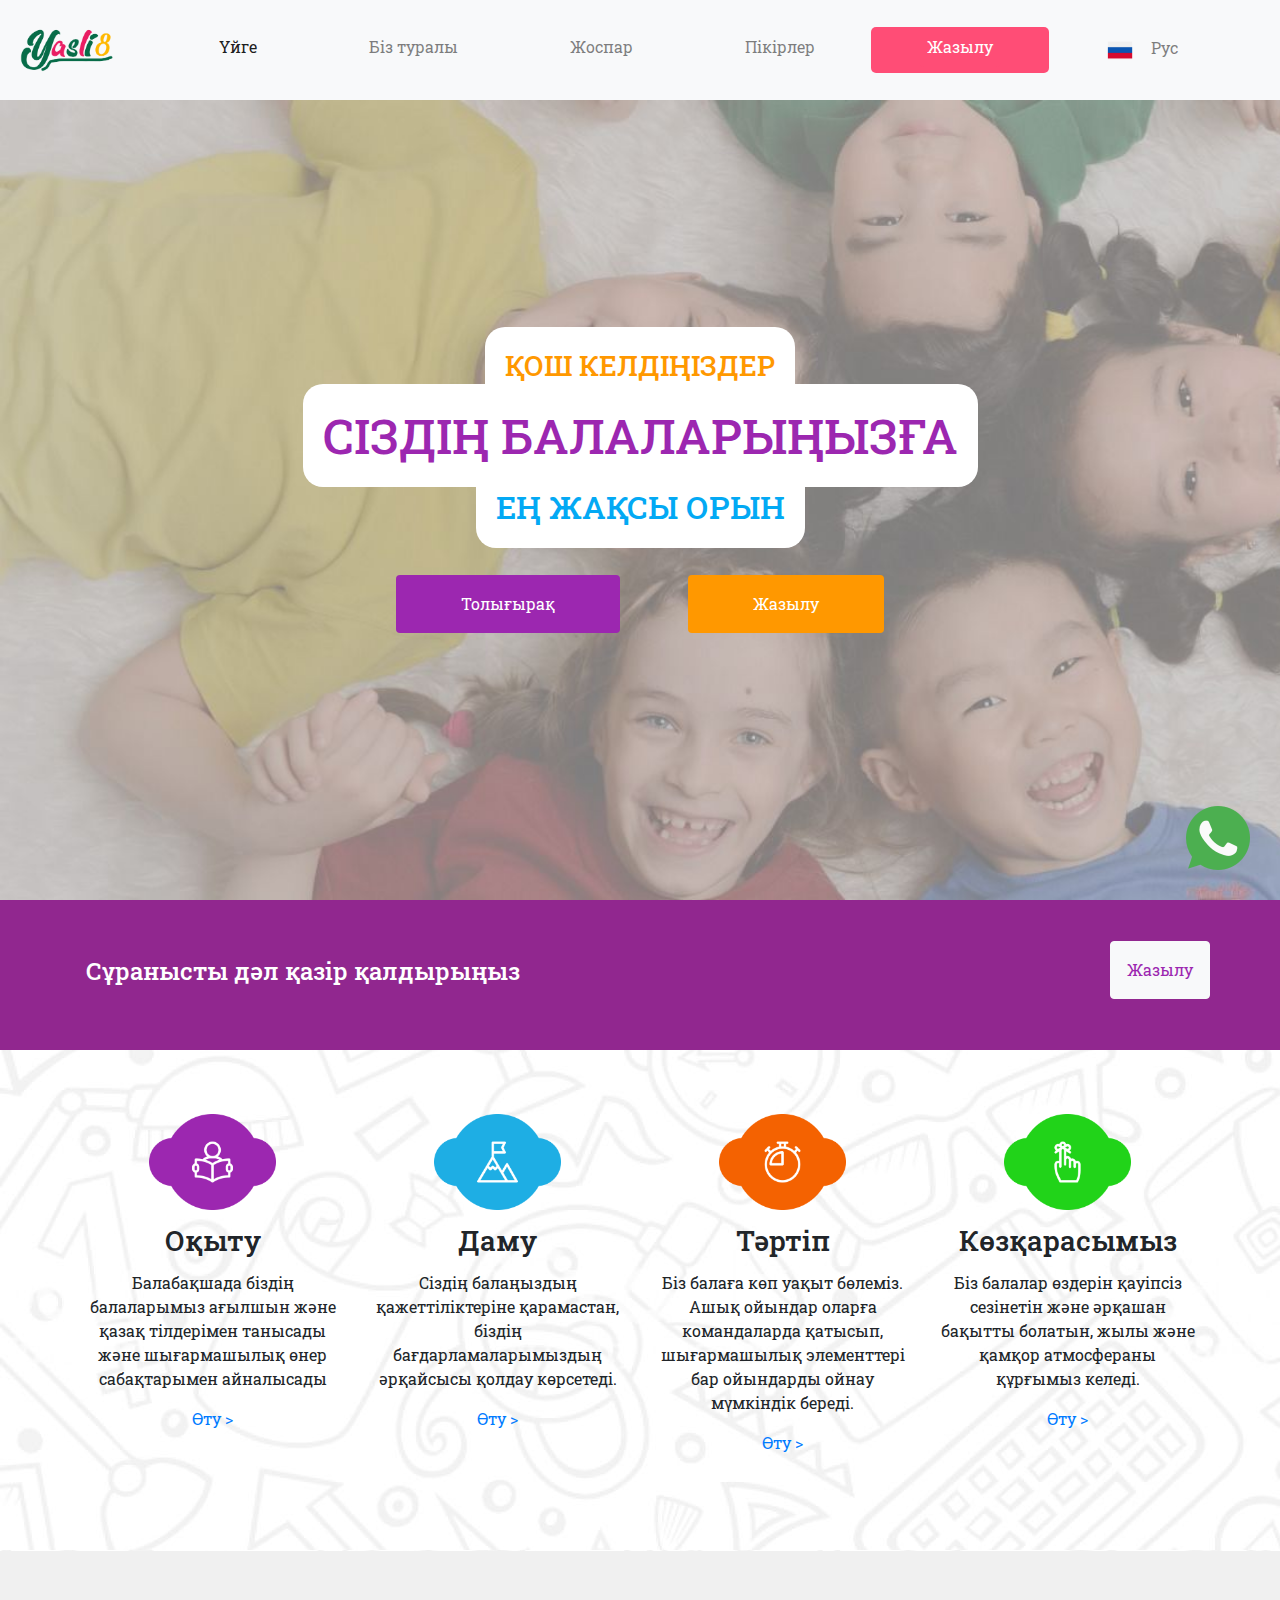
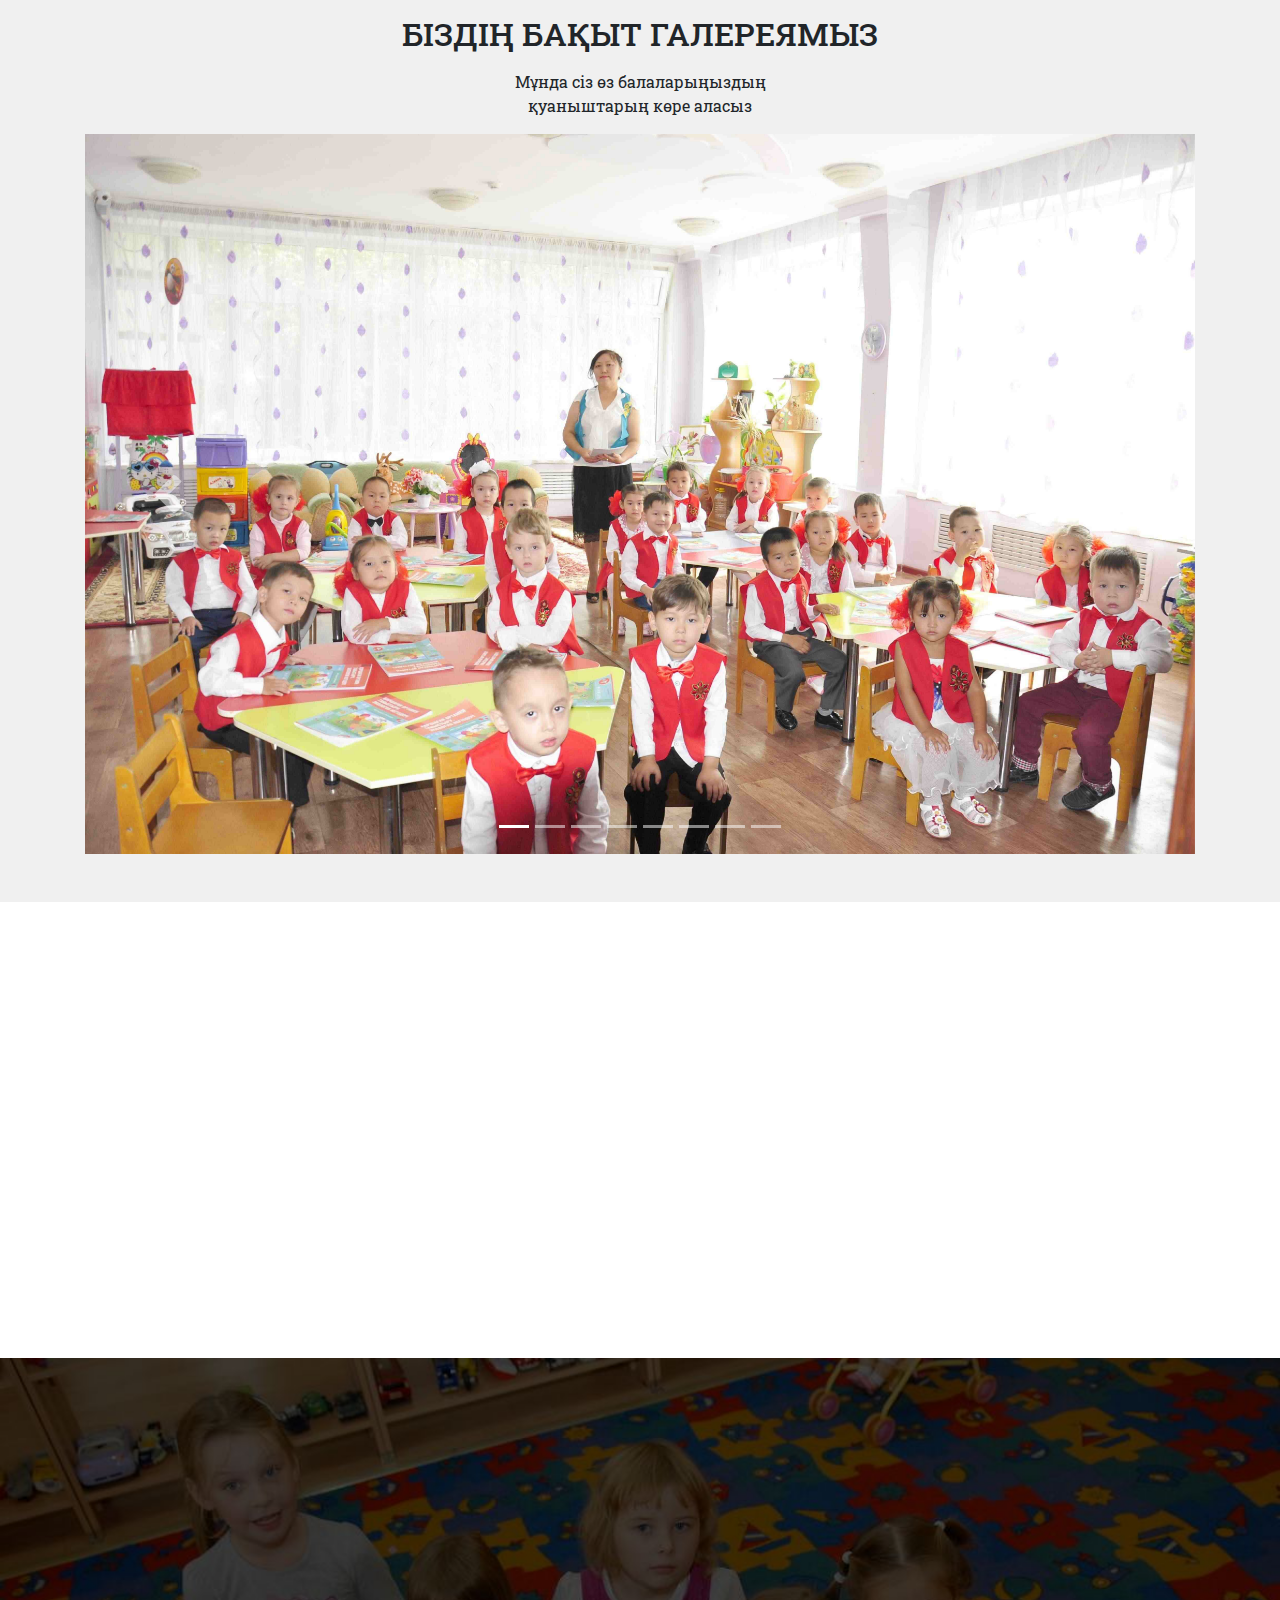
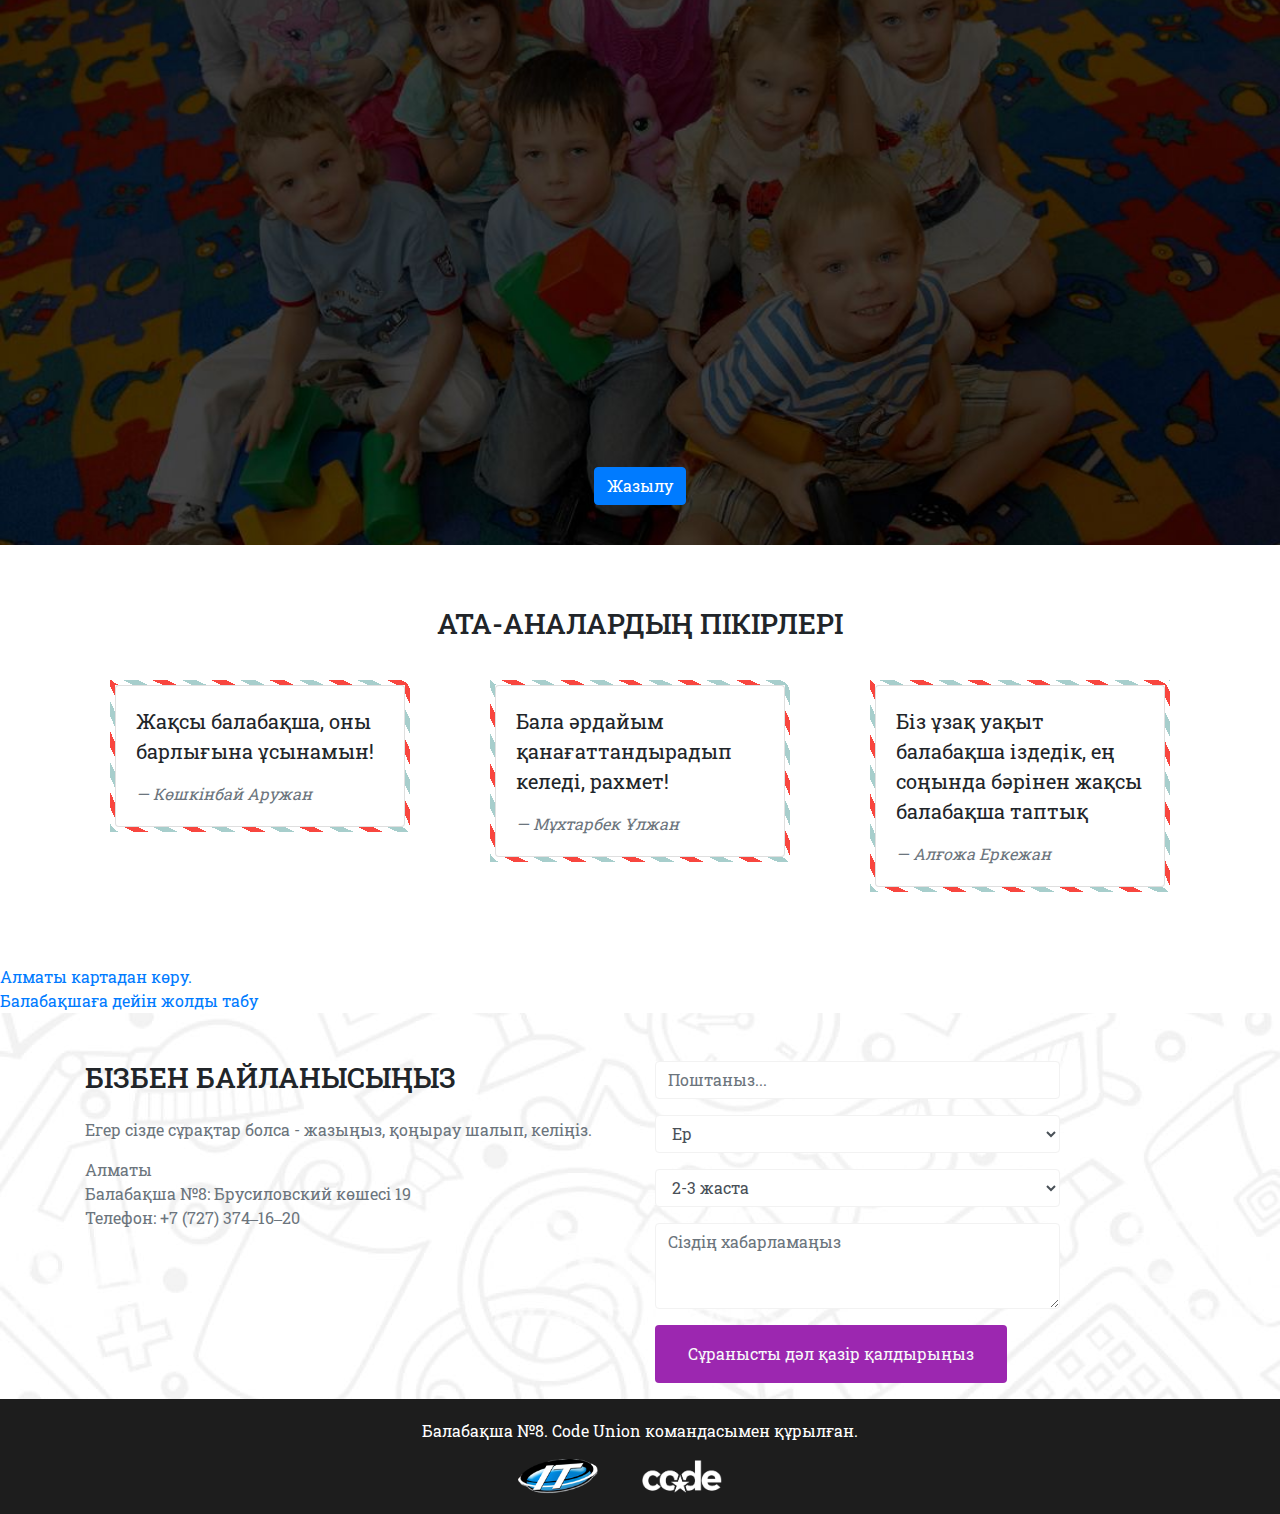
<file: index.html>
<!DOCTYPE html>
<html lang="kz">

<head>
    <meta charset="UTF-8">
    <meta name="viewport" content="width=device-width, initial-scale=1, maximum-scale=1">
    <meta http-equiv="X-UA-Compatible" content="ie=edge">
    <title>Балабақша №8 - Сіздің балаларыңыз үшін ең жақсы орын!</title>
    <meta name="description" content="Балабақша №8 сіздің балаларыңызға ең жақсы орын.">
    <meta name="author" content="Code Union">
    <meta name="keywords" content="Балабақша 8, балабақша №8, балабақша, детский сад номер 8, детский сад, детский сад №8">


    <!-- css -->
    <link rel="stylesheet" href="https://stackpath.bootstrapcdn.com/bootstrap/4.4.1/css/bootstrap.min.css">
    <link rel="stylesheet" href="style/animate.css">
    <link rel="stylesheet" href="style/style.css">
</head>

<body>
    <!-- preloader start -->
    <div id="preloader" class="visible"></div>
    <!-- preloader end -->

    <!-- unique button start -->
    <a href="https://wa.me/77714125926" class="whatsapp-unique pulse">
        <img src="images/whatsapp.png" alt="" width="64">
    </a>
    <!-- unique button end -->

    <!-- navbar start -->
    <nav id="navbar" class="navbar navbar-expand-xl navbar-light bg-light sticky-top">

        <a class="navbar-brand" href="#"><img src="images/logo.png" width="100"></a>
        <button class="navbar-toggler" type="button" data-toggle="collapse" data-target="#navbarNavDropdown"
            aria-controls="navbarNavDropdown" aria-expanded="false" aria-label="Toggle navigation">
            <span class="navbar-toggler-icon"></span>
        </button>
        <div class="collapse navbar-collapse justify-content-center" id="navbarNavDropdown">
            <ul class="navbar-nav">
                <li class="nav-item active">
                    <a class="nav-link" onclick="goToSection('home')" href="#home">Үйге</a>
                </li>
                <li class="nav-item">
                    <a class="nav-link" onclick="goToSection('about')" href="#about">Біз туралы</a>
                </li>
                <li class="nav-item">
                    <a class="nav-link" onclick="goToSection('plan')" id="goToPlan" href="#plan">Жоспар</a>
                </li>
                <li class="nav-item">
                    <a class="nav-link" onclick="goToSection('reviews')" id="goToReviews" href="#reviews">Пікірлер</a>
                </li>
                <li class="nav-item text-center" id="feedbackBtn">
                    <a class="nav-link" onclick="goToSection('feedback')" href="#feedback">Жазылу</a>
                </li>
                <li class="nav-item">
                    <a href="ru/index.html" class="nav-link"><img class="mr-3" src="images/icons/russia.png" alt=""
                            width="30">Рус</a>
                </li>
            </ul>
        </div>
    </nav>
    <!-- navbar end -->

    <!-- home start -->
    <section id="home">
        <div class="home-title">
            <h3><span>Қош келдіңіздер</span></h3>
            <h1><span>сіздің балаларыңызға</span></h1>
            <h2><span>ең жақсы орын</span></h2>
            <a href="#" onclick="goToSection('about')">
                <button class="btn btn-violet">Толығырақ</button>
            </a>
            <a href="#" onclick="goToSection('feedback')">
                <button class="btn btn-orange pulse">Жазылу</button>
            </a>
        </div>
    </section>
    <!-- home end -->

    <!-- banner start -->
    <div class="banner" data-wow-duration="0.5s" data-wow-delay="0.5s">
        <div class="container">
            <div class="row">
                <h4>Сұранысты дәл қазір қалдырыңыз</h4>
                <a class="ml-auto" href="#" onclick="goToSection('feedback')">
                    <button class="btn btn-light">Жазылу</button>
                </a>
            </div>
        </div>
    </div>
    <!-- banner end -->

    <!-- services start -->
    <section id="about">
        <div class="container-fluid services-bg">
            <div class="container services pb-5 fadeInUp" data-wow-duration="0.5s" data-wow-delay="0.5s">
                <div class="row">
                    <div class="col-lg-3 mb-5">
                        <img src="images/icons/1.png" width="50%" alt="Услуги">
                        <h3>Оқыту</h3>
                        <p>
                            Балабақшада біздің балаларымыз ағылшын және қазақ тілдерімен танысады және шығармашылық өнер
                            сабақтарымен айналысады<br>
                        </p>
                        <a href="kz/learning.html">Өту ></a>
                    </div>
                    <div class="col-lg-3 mb-5">
                        <img src="images/icons/2.jpg" width="50%" alt="Услуги">
                        <h3>Даму</h3>
                        <p>
                            Сіздің балаңыздың қажеттіліктеріне қарамастан, біздің бағдарламаларымыздың әрқайсысы қолдау
                            көрсетеді.
                        </p>
                        <a href="kz/growth.html">Өту ></a>
                    </div>
                    <div class="col-lg-3 mb-5">
                        <img src="images/icons/3.png" width="50%" alt="Услуги">
                        <h3>Тәртіп</h3>
                        <p>
                            Біз балаға көп уақыт бөлеміз. Ашық ойындар оларға командаларда қатысып, шығармашылық
                            элементтері бар ойындарды ойнау мүмкіндік береді.
                        </p>
                        <a href="kz/discipline.html">Өту ></a>
                    </div>
                    <div class="col-lg-3 mb-5">
                        <img src="images/icons/4.png" width="50%" alt="Услуги">
                        <h3>Көзқарасымыз</h3>
                        <p>
                            Біз балалар өздерін қауіпсіз сезінетін және әрқашан бақытты болатын, жылы және қамқор
                            атмосфераны құрғымыз келеді.
                        </p>
                        <a href="kz/mind.html">Өту ></a>
                    </div>
                </div>
            </div>
        </div>
        <!-- services end -->

        <!-- gallery start -->
        <section class=" gallery p-5">
            <div class="container">
                <h2>Біздің бақыт галереямыз</h2>
                <p>Мұнда сіз өз балаларыңыздың <br>қуаныштарың көре аласыз</p>
                <div id="carouselExampleIndicators" class="carousel slide" data-ride="carousel">
                    <ol class="carousel-indicators">
                        <li data-target="#carouselExampleIndicators" data-slide-to="0" class="active"></li>
                        <li data-target="#carouselExampleIndicators" data-slide-to="1"></li>
                        <li data-target="#carouselExampleIndicators" data-slide-to="2"></li>
                        <li data-target="#carouselExampleIndicators" data-slide-to="3"></li>
                        <li data-target="#carouselExampleIndicators" data-slide-to="4"></li>
                        <li data-target="#carouselExampleIndicators" data-slide-to="5"></li>
                        <li data-target="#carouselExampleIndicators" data-slide-to="7"></li>
                        <li data-target="#carouselExampleIndicators" data-slide-to="8"></li>
                    </ol>
                    <div class="carousel-inner">
                        <div class="carousel-item">
                            <img class="d-block w-100" src="images/gallery/photo1.jpg" alt="Первый слайд">
                        </div>
                        <div class="carousel-item">
                            <img class="d-block w-100" src="images/gallery/photo2.jpg" alt="Второй слайд">
                        </div>
                        <div class="carousel-item">
                            <img class="d-block w-100" src="images/gallery/photo3.jpg" alt="Третий слайд">
                        </div>
                        <div class="carousel-item">
                            <img class="d-block w-100" src="images/gallery/photo4.jpg" alt="Четвертый слайд">
                        </div>
                        <div class="carousel-item">
                            <img class="d-block w-100" src="images/gallery/photo5.JPG" alt="Пятый слайд">
                        </div>
                        <div class="carousel-item active">
                            <img class="d-block w-100" src="images/gallery/photo7.jpg" alt="Седьмой слайд">
                        </div>
                        <div class="carousel-item">
                            <img class="d-block w-100" src="images/gallery/photo8.JPG" alt="Восьмой слайд">
                        </div>
                        <div class="carousel-item">
                            <img class="d-block w-100" src="images/gallery/photo9.jpg" alt="Девятый слайд">
                        </div>
                    </div>
                    <a class="carousel-control-prev" href="#carouselExampleIndicators" role="button" data-slide="prev">
                        <span class="carousel-control-prev-icon" aria-hidden="true"></span>
                        <span class="sr-only">Бұрыңғы</span>
                    </a>
                    <a class="carousel-control-next" href="#carouselExampleIndicators" role="button" data-slide="next">
                        <span class="carousel-control-next-icon" aria-hidden="true"></span>
                        <span class="sr-only">Келесі</span>
                    </a>
                </div>
            </div>
        </section>
        <!-- gallery end -->

        <!-- about start -->
        <div class="container about pt-5 pb-5 justify-content-center">
            <div class="row" data-wow-duration="0.5s" data-wow-delay="0.5s">
                <div class="col-md-6 wow fadeInUp">
                    <img src="images/illustration.jpg" width="100%" alt="Детский сад">
                </div>
                <div class="col-md-6 wow fadeInDown">
                    <ul class="nav nav-pills mb-3 m-3 justify-content-center" id="pills-tab" role="tablist p-3">
                        <li class="nav-item">
                            <a class="nav-link active" id="pills-home-tab" data-toggle="pill" href="#pills-home"
                                role="tab" aria-controls="pills-home" aria-selected="true">Күту</a>
                        </li>
                        <li class="nav-item">
                            <a class="nav-link" id="pills-profile-tab" data-toggle="pill" href="#pills-profile"
                                role="tab" aria-controls="pills-profile" aria-selected="false">Тамақтану</a>
                        </li>
                    </ul>
                    <h3 style="text-transform: none;">Біз ұсынамыз</h3>
                    <div class="tab-content" id="pills-tabContent">
                        <div class="tab-pane fade show active" id="pills-home" role="tabpanel"
                            aria-labelledby="pills-home-tab">
                            Бізбен бірге бала өзін қауіпсіз сезінеді. Ол басқа балалармен достық қарым-қатынаста болады.
                            Балаңыздың жетістігі мен бақытының кілті біздің балабақшамызда жатыр.
                        </div>
                        <div class="tab-pane fade" id="pills-profile" role="tabpanel"
                            aria-labelledby="pills-profile-tab">
                            Біздің балабақшада тек сапа сертификаты бар жоғары сапалы табиғи өнімдер қолданылады.
                            Өнімдер медициналық қызметкер мен аспазшылардың бақылауынан өтеді.
                        </div>
                    </div>
                    <a href="#">
                        <button onclick="goToSection('feedback')" class="btn btn-outline-primary">Жазылу</button>
                    </a>
                </div>
            </div>
        </div>
    </section>
    <!-- about end -->

    <!-- plan start -->
    <section id="plan">
        <div class="container-fluid schedule">
            <div class="container wow fadeInUp" data-wow-duration="0.5s" data-wow-delay="0.5s">
                <h3>Балабақшының жоспары</h3>
                <p>Біздің балабақшада балалар қалай уақыт өткізеді</p>
                <div class="row">
                    <div class="col-md-4">
                        <div class="row no-gutters rounded overflow-hidden position-relative">
                            <div class="col-auto">
                                <img src="images/numbers/1.png" alt="" width="100px">
                            </div>
                            <div class="col">
                                <h5>Таңертеңгі жаттығу</h5>
                                <p class="muted">
                                    Мұны бір мұғалім, жазда - көшеде, музыкалық сүйемелдеумен орындайды. Жаттығу кезінде
                                    балалар әртүрлі спорттық жабдықтармен спорттық ойындар ойнайды.
                                </p>
                            </div>
                        </div>
                    </div>
                    <div class="col-md-4">
                        <div class="row no-gutters rounded overflow-hidden position-relative">
                            <div class="col-auto">
                                <img src="images/numbers/2.png" alt="" width="100px">
                            </div>
                            <div class="col">
                                <h5>Қызметі</h5>
                                <p class="muted">
                                    Балалар оқуды, жазуды және сөйлеуді үйренеді. Бос уақытында балалар далада ойнайды.
                                </p>
                            </div>
                        </div>
                    </div>
                    <div class="col-md-4">
                        <div class="row no-gutters rounded overflow-hidden position-relative">
                            <div class="col-auto">
                                <img src="images/numbers/3.png" alt="" width="100px">
                            </div>
                            <div class="col">
                                <h5>Тамақтану</h5>
                                <p class="muted">
                                    Біздің балабақшада тек сапа сертификаты бар жоғары сапалы табиғи өнімдер
                                    қолданылады.
                                </p>
                            </div>
                        </div>
                    </div>
                    <div class="col-md-4">
                        <div class="row no-gutters rounded overflow-hidden position-relative">
                            <div class="col-auto">
                                <img src="images/numbers/4.png" alt="" width="100px">
                            </div>
                            <div class="col">
                                <h5>Серуендеу</h5>
                                <p class="muted">
                                    Серуенде мұғалімдер ойын-сауық ойындарын, сонымен қатар бірнеше іс-шараларды
                                    өткізеді: шығармашылық, сөйлеуді дамыту, сыртқы әлеммен танысу.
                                </p>
                            </div>
                        </div>
                    </div>
                    <div class="col-md-4">
                        <div class="row no-gutters rounded overflow-hidden position-relative">
                            <div class="col-auto">
                                <img src="images/numbers/5.png" alt="" width="100px">
                            </div>
                            <div class="col">
                                <h5>Салауатты ұйқы</h5>
                                <p class="muted">
                                    Әр жатын бөлмеде және топта баланың денесі үшін қолайлы температура сақталады.
                                </p>
                            </div>
                        </div>
                    </div>
                    <div class="col-md-4">
                        <div class="row no-gutters rounded overflow-hidden position-relative">
                            <div class="col-auto">
                                <img src="images/numbers/6.png" alt="" width="100px">
                            </div>
                            <div class="col">
                                <h5>Процедуралар</h5>
                                <p class="muted">
                                    Ауа ванналары, денсаулық жолдары, тұзды трассалар. Жазда: бассейн, жалаң аяқ жүру,
                                    күн ванналары.
                                </p>
                            </div>
                        </div>
                    </div>
                </div>
            </div>
            <a href="#" onclick="goToSection('feedback')">
                <button class="btn btn-primary">Жазылу</button>
            </a>
        </div>
    </section>
    <!-- plan end -->

    <!-- reviews start -->
    <section id="reviews">
        <div class="container pb-5 pt-5">
            <h3 class="text-center">Ата-аналардың пікірлері</h3>
            <div class="row">
                <div class="col-lg-4">
                    <div class="wrap">
                        <div class="gradient">
                            <div class="card">
                                <div class="card-body">
                                    <blockquote class="blockquote mb-0">
                                        <p>Жақсы балабақша, оны барлығына ұсынамын!</p>
                                        <div class="blockquote-footer font-italic">Көшкінбай Аружан</div>
                                    </blockquote>
                                </div>
                            </div>
                        </div>
                    </div>
                </div>
                <div class="col-lg-4">
                    <div class="wrap">
                        <div class="gradient">
                            <div class="card">
                                <div class="card-body">
                                    <blockquote class="blockquote mb-0">
                                        <p>Бала әрдайым қанағаттандырадып келеді, рахмет!</p>
                                        <div class="blockquote-footer font-italic">Мұхтарбек Ұлжан</div>
                                    </blockquote>
                                </div>
                            </div>
                        </div>
                    </div>
                </div>
                <div class="col-lg-4">
                    <div class="wrap">
                        <div class="gradient">
                            <div class="card">
                                <div class="card-body">
                                    <blockquote class="blockquote mb-0">
                                        <p>Біз ұзақ уақыт балабақша іздедік, ең соңында бәрінен жақсы балабақша таптық
                                        </p>
                                        <div class="blockquote-footer font-italic">Алғожа Еркежан</div>
                                    </blockquote>
                                </div>
                            </div>
                        </div>
                    </div>
                </div>
            </div>
        </div>
    </section>
    <!-- reviews end -->

    <!-- location start -->
    <section id="map">
        <a class="dg-widget-link"
            href="http://2gis.kz/almaty/firm/9429940000794906/center/76.87550067901611,43.25217347103417/zoom/16?utm_medium=widget-source&utm_campaign=firmsonmap&utm_source=bigMap">Алматы
            картадан көру.</a>
        <div class="dg-widget-link"><a
                href="http://2gis.kz/almaty/center/76.875214,43.251849/zoom/16/routeTab/rsType/bus/to/76.875214,43.251849╎Детский сад №8?utm_medium=widget-source&utm_campaign=firmsonmap&utm_source=route">Балабақшаға
                дейін жолды табу</a></div>
        <script charset="utf-8" src="https://widgets.2gis.com/js/DGWidgetLoader.js"></script>
        <script charset="utf-8">
            new DGWidgetLoader({ "width": "100%", "height": 300, "pos": { "lat": 43.25217347103417, "lon": 76.87550067901611, "zoom": 16 }, "opt": { "city": "almaty" }, "org": [{ "id": "9429940000794906" }] });</script>
        <noscript style="color:#c00;font-size:16px;font-weight:bold;">Бұл виджет javascript'ті қажет етеді, оны қосуға
            өтінеміз.</noscript>
    </section>
    <!-- location end -->

    <!-- feedback start -->
    <section id="feedback">
        <div class="container">
            <div class="row">
                <div class="col-md-6 pt-5">
                    <!-- <img src="images/kid.png" alt=""> -->
                    <h3 class="m-0">Бізбен байланысыңыз</h3><br>
                    <p class="text-muted">Егер сізде сұрақтар болса - жазыңыз, қоңырау шалып, келіңіз.</p>
                    <p class="text-muted">Алматы<br>Балабақша №8: Брусиловский көшесі 19<br>Телефон: +7 (727) 374‒16‒20
                    </p>
                </div>
                <div class="col-md-6">
                    <form id="form" class="w-75 pt-5" method="POST">
                        <div class="form-group">
                            <input type="email" class="form-control" id="form-email" placeholder="Поштаныз...">
                        </div>
                        <div class="form-group">
                            <select class="form-control" id="form-gender">
                                <option>Ер</option>
                                <option>Қыз</option>
                            </select>
                        </div>
                        <div class="form-group">
                            <select class="form-control" id="form-age">
                                <option>2-3 жаста</option>
                                <option>3-4 жаста</option>
                                <option>4-5 жаста</option>
                                <option>5-6 жаста</option>
                            </select>
                        </div>
                        <div class="form-group">
                            <textarea class="form-control" id="form-msg" rows="3"
                                placeholder="Сіздің хабарламаңыз"></textarea>
                        </div>
                        <div class="form-group">
                            <button id="form-submit" type="submit" class="btn btn-violet text-light">Сұранысты дәл қазір
                                қалдырыңыз</button>
                        </div>
                    </form>
                </div>
            </div>
        </div>
    </section>
    <!-- feedback end -->

    <!-- footer start -->
    <footer class="text-center">
        <p>Балабақша №8. Code Union командасымен құрылған.</p>
        <img src="images/logo_intc.png" width="80" alt="">
        <img src="images/logo_codeunion.jpg" width="80" alt="">
    </footer>
    <!-- footer end -->

    <!-- javascript start -->
    <script src="https://code.jquery.com/jquery-3.4.1.min.js"></script>
    <script src="https://cdn.jsdelivr.net/npm/popper.js@1.16.0/dist/umd/popper.min.js"></script>
    <script src="https://stackpath.bootstrapcdn.com/bootstrap/4.4.1/js/bootstrap.min.js"></script>
    <script src="https://cdnjs.cloudflare.com/ajax/libs/wow/1.1.2/wow.min.js"></script>
    <!-- javascript end -->

    <script>
        new WOW().init();

        const noScroll = () => {
            window.scroll(0, 0);
        }

        function loadData() {
            return new Promise((resolve, reject) => {
                window.addEventListener('scroll', noScroll);
                window.addEventListener('load',
                    () => resolve());
            })
        }

        loadData()
            .then(() => {
                let preloaderEl = document.getElementById('preloader');
                preloaderEl.classList.add('hidden');
                preloaderEl.classList.remove('visible');
                preloaderEl.style.backgroundImage = "none";
                window.removeEventListener('scroll', noScroll);
            });

        const speed = 1500;
        const navHeigth = $('#navbar')[0].offsetHeight;
        goToSection = sectionId => {
            $('#navbarNavDropdown').removeClass('show');
            $([document.documentElement, document.body]).animate({
                scrollTop: $("#" + sectionId).offset().top - navHeigth
            }, speed);
        }
        $('#form').trigger('reset');
        $('#form').on('submit', function (e) {
            e.preventDefault();
            if ($("#form-email")[0].value.length > 0) {
                var formData = new FormData();
                formData.append('age', $('#form-age')[0].value);
                formData.append('msg', $('#form-msg')[0].value);
                formData.append('mail', $('#form-email')[0].value);
                formData.append('gender', $('#form-gender')[0].value);
                $.ajax({
                    type: "POST",
                    url: 'feedback.php',
                    contentType: false,
                    processData: false,
                    data: formData,
                    dataType: 'text',
                    beforeSend: function () {
                        $("input").attr("readonly", "readonly");
                        $("select").attr('disabled', 'disabled');
                        $('#form-email').css("box-shadow", "none");
                        $("textarea").css("max-height", $("#form-msg")[0].offsetHeight);
                        $("textarea").css("min-height", $("#form-msg")[0].offsetHeight);
                        $("textarea").attr("readonly", "readonly");
                        $("#form-submit").html("Деректер жіберіліп тұр...");
                        $("#form-submit").attr('disabled', 'disabled');
                        $("#form-submit").css('cursor', 'auto');

                        // console.log(formData);
                    },
                    error: function (jqXHR, exception) {
                        console.log(jqXHR)
                        $("#form-submit").html("Жүйеде қате шықты");
                    },
                    success: function (msg) {
                        console.log(msg);
                        if(msg =="Заявка успешно отправлена.")
                                msg = "Деректер жіберілді";
                        else msg = "Жүйеде қате шықты";
                        $('#form-email').css("box-shadow", "none");
                        $('#form-submit').html(msg);
                    }
                })
            }
            else $('#form-email').css("box-shadow", " rgba(255, 0, 0, 0.3) 0 0 10px");
        });
    </script>
</body>

</html>
</file>
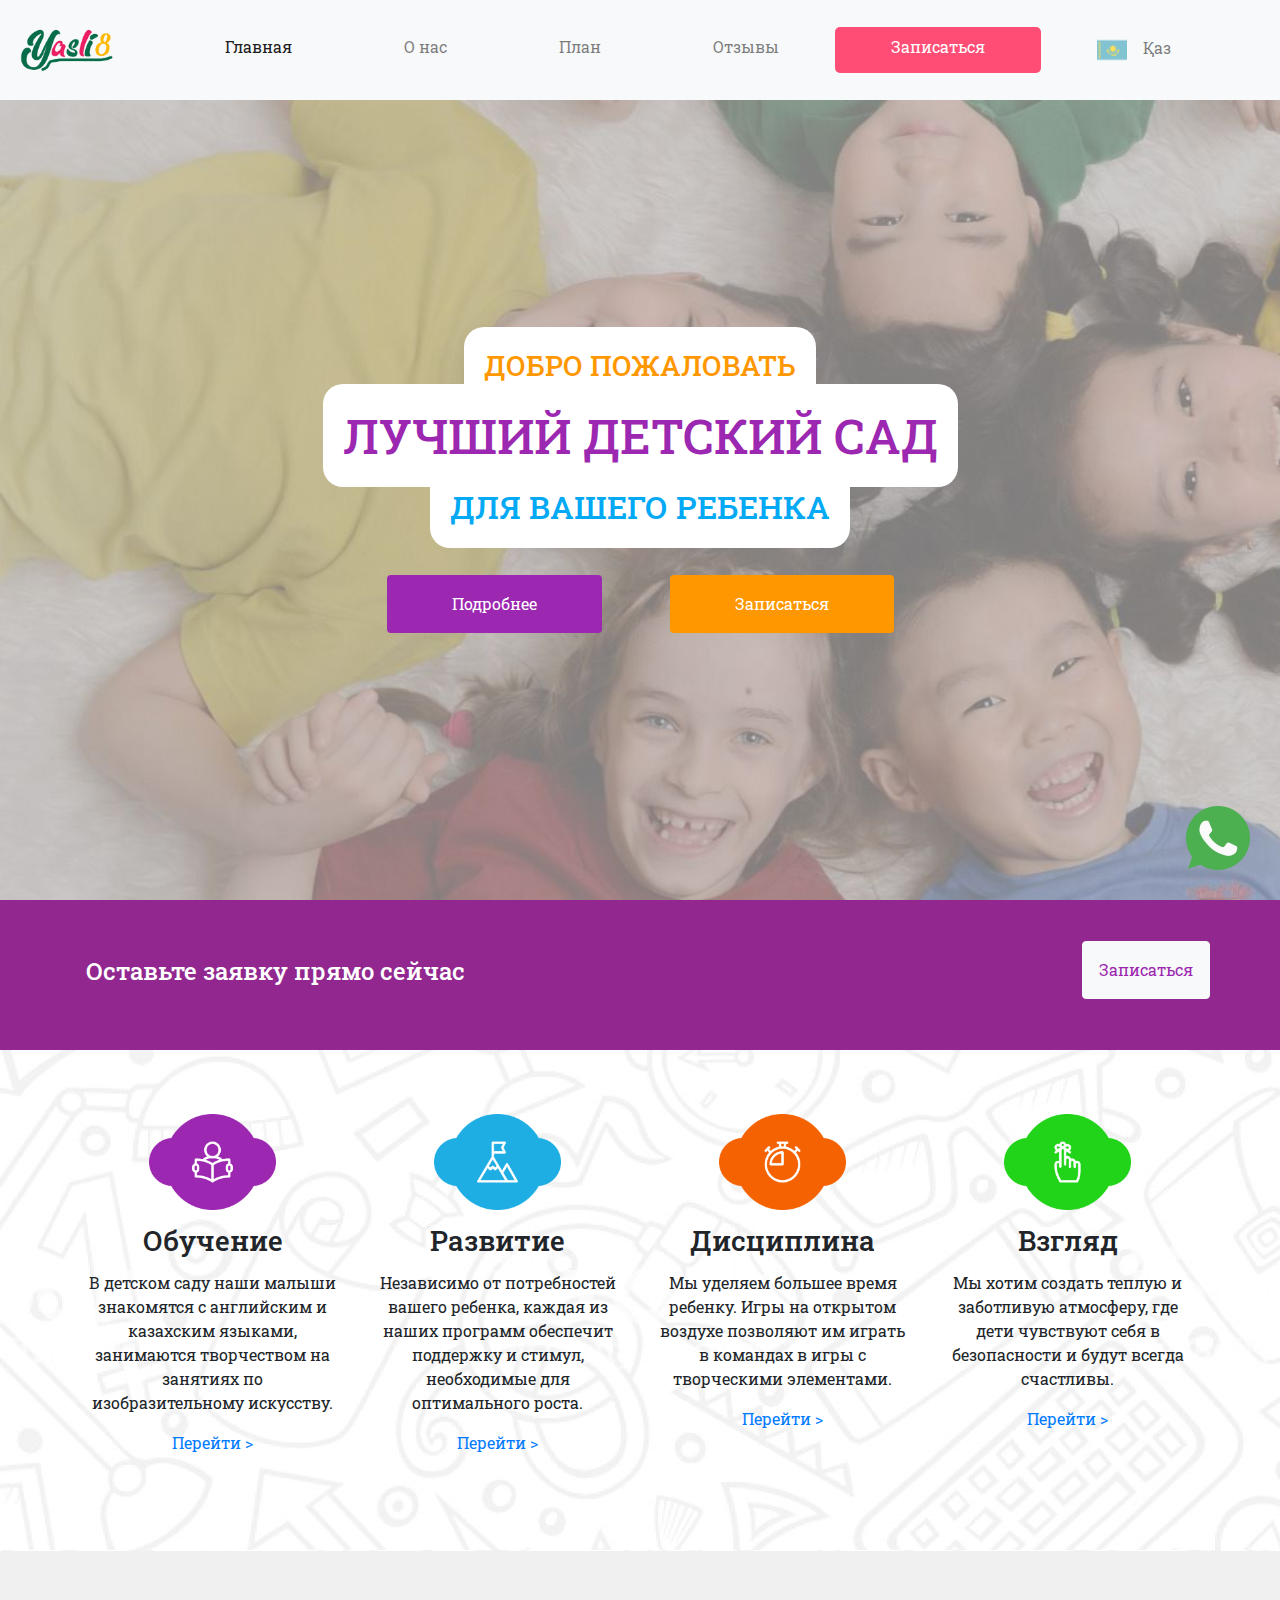
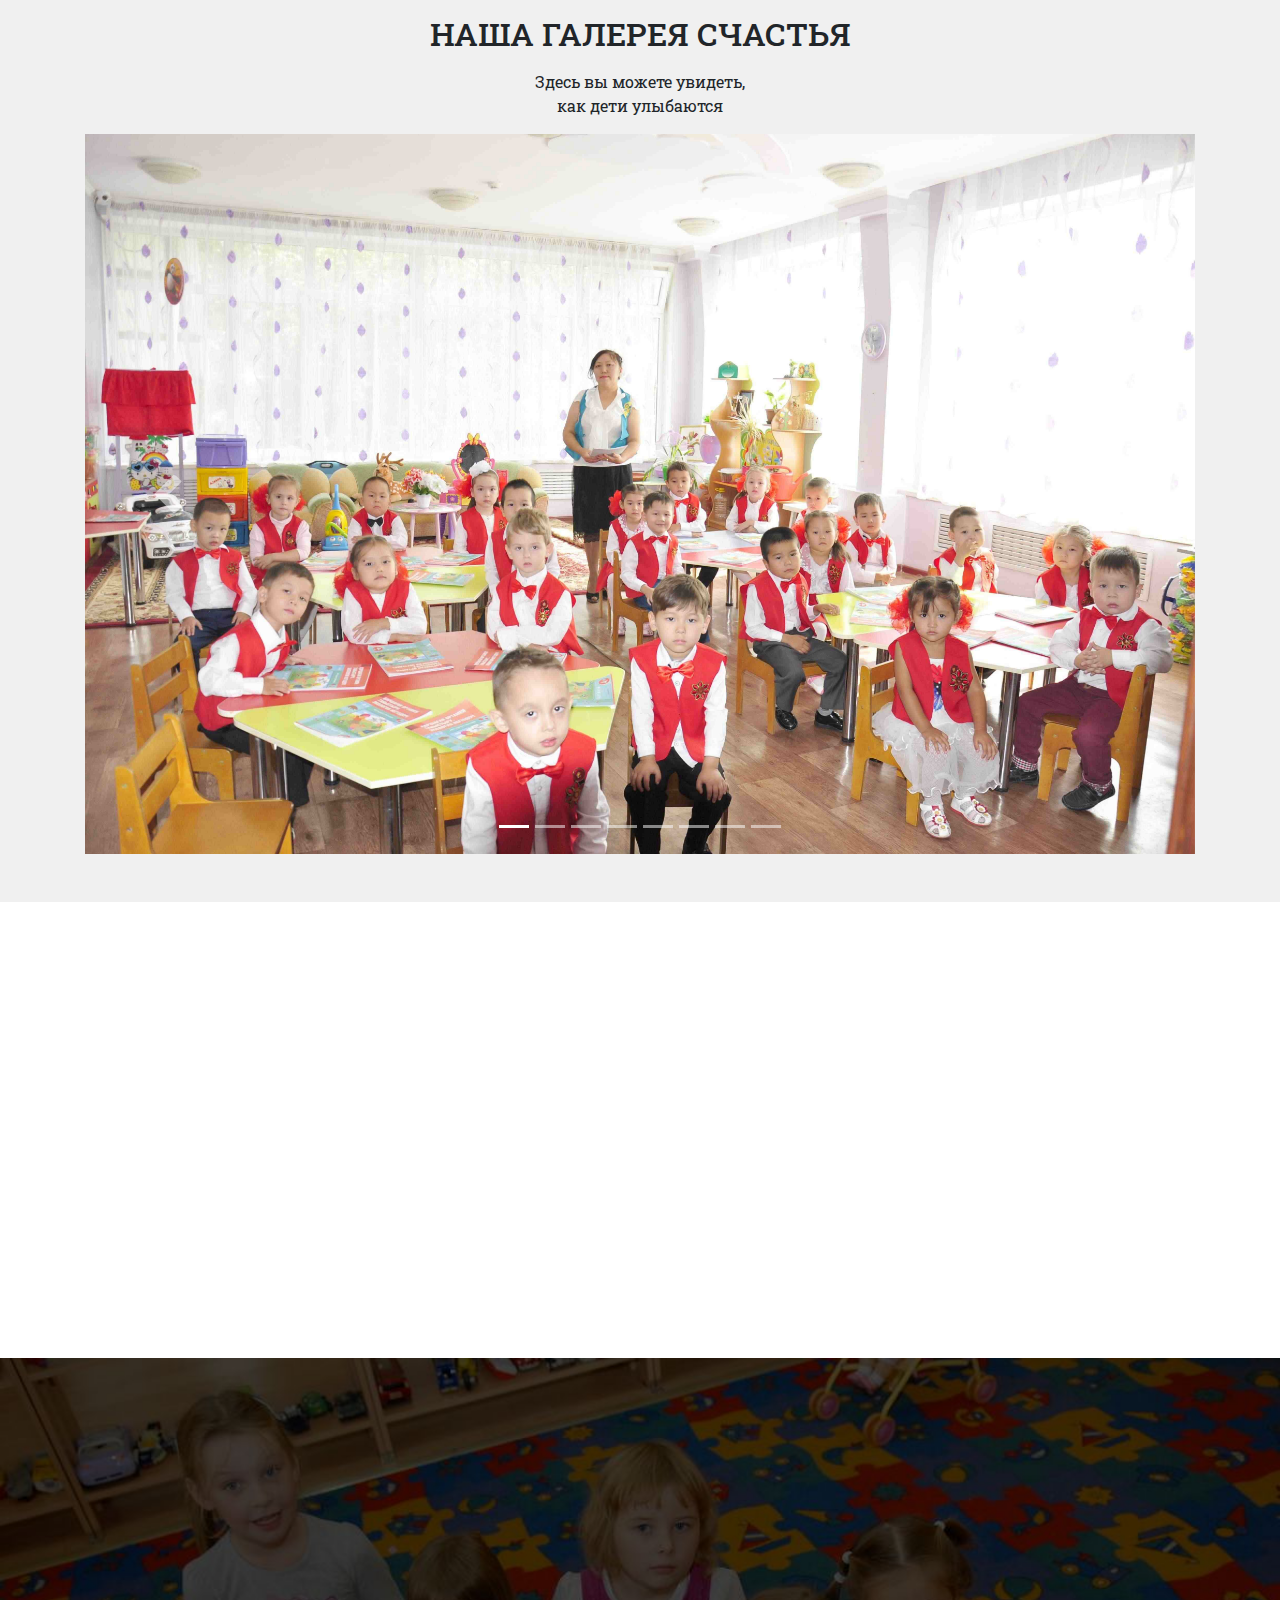
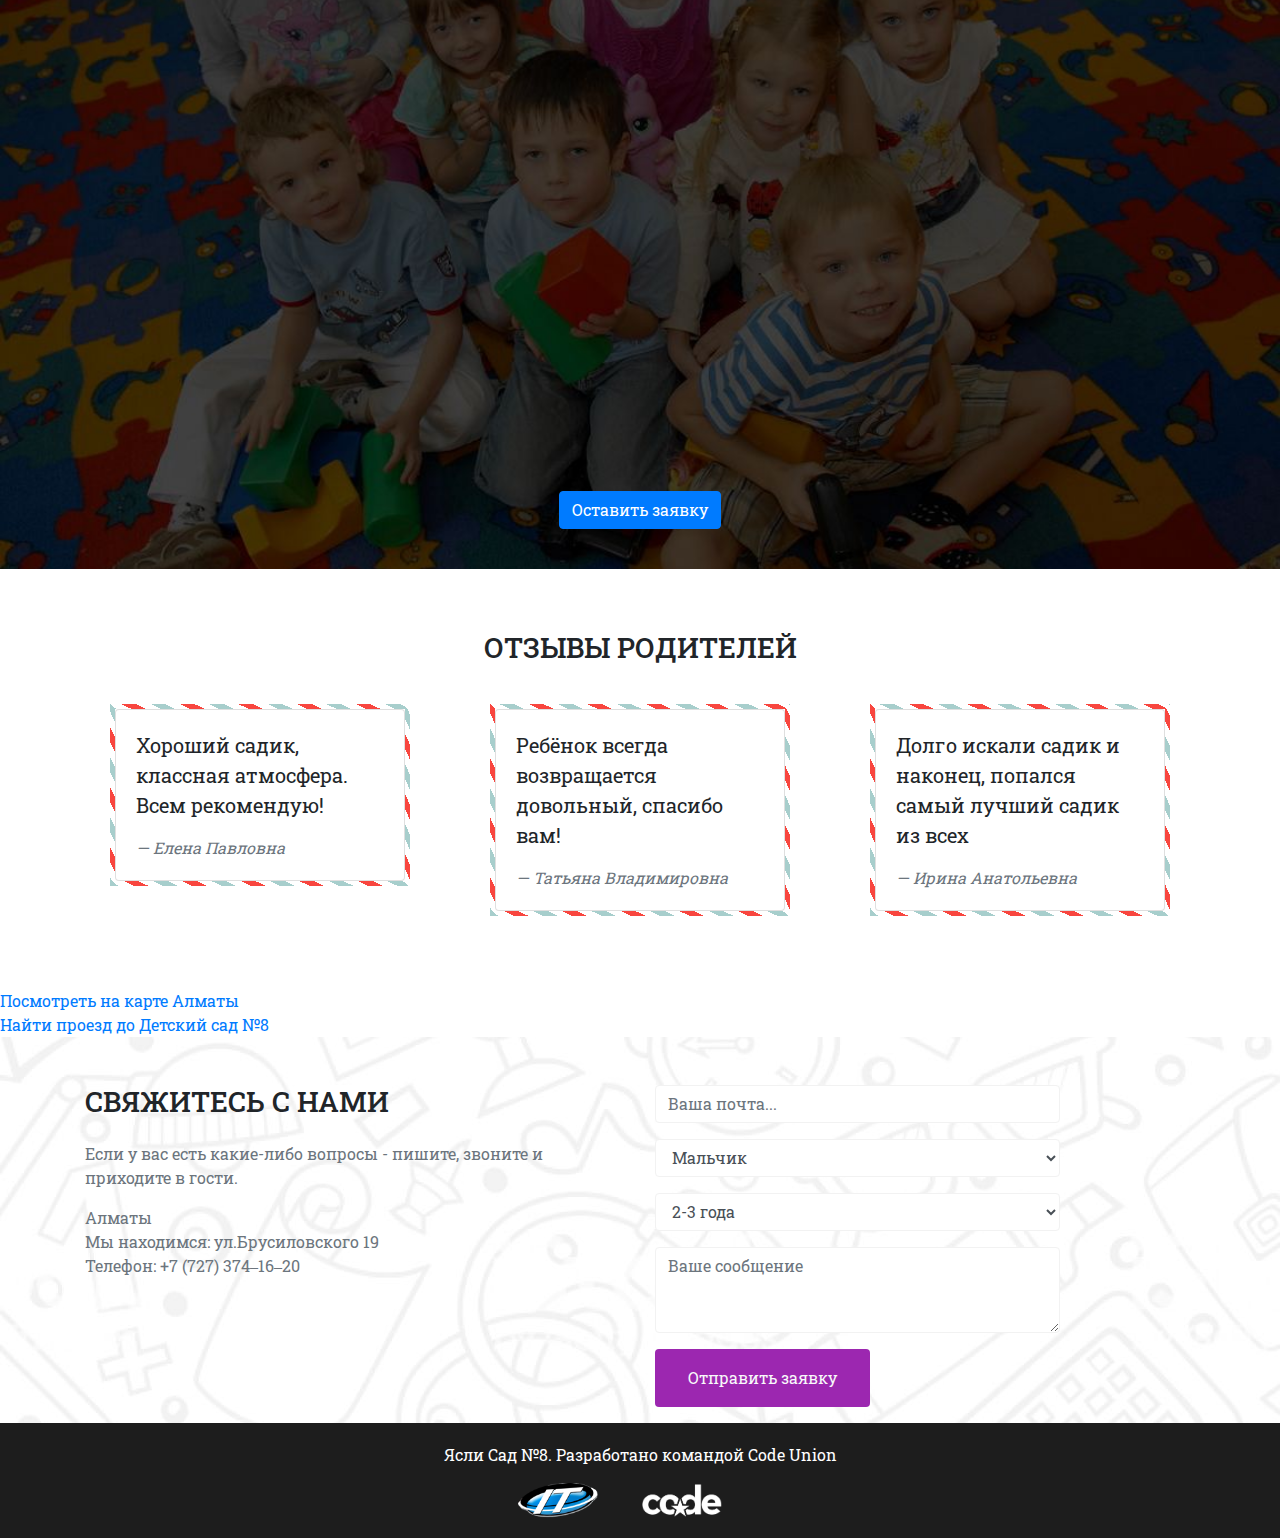
<file: ru/index.html>
<!DOCTYPE html>
<html lang="ru">

<head>
    <meta charset="UTF-8">
    <meta name="viewport" content="width=device-width, initial-scale=1, maximum-scale=1">
    <meta http-equiv="X-UA-Compatible" content="ie=edge">
    <title>Ясли Сад №8 - Лучшее место для ваших детей!</title>
    <meta name="description" content="Детский сад №8 - лучший садик для вашего ребёнка.">
    <meta name="author" content="Code Union">
    <meta name="keywords" content="Балабақша 8, балабақша №8, балабақша, детский сад номер 8, детский сад, детский сад №8">

    <!-- css -->
    <link rel="stylesheet" href="https://stackpath.bootstrapcdn.com/bootstrap/4.4.1/css/bootstrap.min.css">
    <link rel="stylesheet" href="../style/animate.css">
    <link rel="stylesheet" href="../style/style.css">
</head>

<body>
    <!-- preloader start -->
    <div id="preloader" class="visible"></div>
    <!-- preloader end -->

    <!-- unique button start -->
    <a href="https://wa.me/77714125926" class="whatsapp-unique pulse">
        <img src="../images/whatsapp.png" alt="" width="64">
    </a>
    <!-- unique button end -->

    <!-- navbar start -->
    <nav id="navbar" class="navbar navbar-expand-xl navbar-light bg-light sticky-top">
        <a class="navbar-brand" href="#"><img src="../images/logo.png" width="100"></a>
        <button class="navbar-toggler" type="button" data-toggle="collapse" data-target="#navbarNavDropdown"
            aria-controls="navbarNavDropdown" aria-expanded="false" aria-label="Toggle navigation">
            <span class="navbar-toggler-icon"></span>
        </button>
        <div class="collapse navbar-collapse justify-content-center" id="navbarNavDropdown">
            <ul class="navbar-nav">
                <li class="nav-item active">
                    <a class="nav-link" onclick="goToSection('home')" href="#home">Главная</a>
                </li>
                <li class="nav-item">
                    <a class="nav-link" onclick="goToSection('about')" href="#about">О нас</a>
                </li>
                <li class="nav-item">
                    <a class="nav-link" onclick="goToSection('plan')" id="goToPlan" href="#plan">План</a>
                </li>
                <li class="nav-item">
                    <a class="nav-link" onclick="goToSection('reviews')" id="goToReviews" href="#reviews">Отзывы</a>
                </li>
                <li class="nav-item text-center" id="feedbackBtn">
                    <a class="nav-link" onclick="goToSection('feedback')" href="#feedback">Записаться</a>
                </li>
                <li class="nav-item">
                    <a href="../index.html" class="nav-link"><img class="mr-3" src="../images/icons/kazakhstan.png"
                            alt="" width="30">Қаз</a>
                </li>
            </ul>
        </div>
    </nav>
    <!-- navbar end -->

    <!-- home start -->
    <section id="home">
        <div class="home-title">
            <h3><span>Добро пожаловать</span></h3>
            <h1><span>Лучший детский сад</span></h1>
            <h2><span>Для вашего ребенка</span></h2>
            <a href="#" onclick="goToSection('about')">
                <button class="btn btn-violet">Подробнее</button>
            </a>
            <a href="#" onclick="goToSection('feedback')">
                <button class="btn btn-orange pulse">Записаться</button>
            </a>
        </div>
    </section>
    <!-- home end -->

    <!-- banner start -->
    <div class="banner" data-wow-duration="0.5s" data-wow-delay="0.5s">
        <div class="container">
            <div class="row">
                <h4>Оставьте заявку прямо сейчас</h4>
                <a class="ml-auto" href="#" onclick="goToSection('feedback')">
                    <button class="btn btn-light">Записаться</button>
                </a>
            </div>
        </div>
    </div>
    <!-- banner end -->

    <!-- services start -->
    <section id="about">
        <div class="container-fluid services-bg">
            <div class="container services pb-5 fadeInUp" data-wow-duration="0.5s" data-wow-delay="0.5s">
                <div class="row">
                    <div class="col-lg-3 mb-5">
                        <img src="../images/icons/1.png" width="50%" alt="Услуги">
                        <h3>Обучение</h3>
                        <p>
                            В детском саду наши малыши знакомятся с английским и казахским языками, занимаются
                            творчеством на занятиях по изобразительному искусству.<br>
                        </p>
                        <a href="learning.html">Перейти ></a>
                    </div>
                    <div class="col-lg-3 mb-5">
                        <img src="../images/icons/2.jpg" width="50%" alt="Услуги">
                        <h3>Развитие</h3>
                        <p>
                            Независимо от потребностей вашего ребенка, каждая из наших программ обеспечит поддержку и
                            стимул, необходимые для оптимального роста.
                        </p>
                        <a href="growth.html">Перейти ></a>
                    </div>
                    <div class="col-lg-3 mb-5">
                        <img src="../images/icons/3.png" width="50%" alt="Услуги">
                        <h3>Дисциплина</h3>
                        <p>
                            Мы уделяем большее время ребенку. Игры на открытом воздухе позволяют им играть в командах в
                            игры с творческими элементами.
                        </p>
                        <a href="discipline.html">Перейти ></a>
                    </div>
                    <div class="col-lg-3 mb-5">
                        <img src="../images/icons/4.png" width="50%" alt="Услуги">
                        <h3>Взгляд</h3>
                        <p>
                            Мы хотим создать теплую и заботливую атмосферу, где дети чувствуют себя в
                            безопасности и будут всегда счастливы.
                        </p>
                        <a href="mind.html">Перейти ></a>
                    </div>
                </div>
            </div>
        </div>
        <!-- services end -->

        <!-- gallery start -->
        <section class=" gallery p-5">
            <div class="container">
                <h2>Наша галерея счастья</h2>
                <p>Здесь вы можете увидеть, <br>как дети улыбаются</p>
                <div id="carouselExampleIndicators" class="carousel slide" data-ride="carousel">
                    <ol class="carousel-indicators">
                        <li data-target="#carouselExampleIndicators" data-slide-to="0" class="active"></li>
                        <li data-target="#carouselExampleIndicators" data-slide-to="1"></li>
                        <li data-target="#carouselExampleIndicators" data-slide-to="2"></li>
                        <li data-target="#carouselExampleIndicators" data-slide-to="3"></li>
                        <li data-target="#carouselExampleIndicators" data-slide-to="4"></li>
                        <li data-target="#carouselExampleIndicators" data-slide-to="5"></li>
                        <li data-target="#carouselExampleIndicators" data-slide-to="7"></li>
                        <li data-target="#carouselExampleIndicators" data-slide-to="8"></li>
                    </ol>
                    <div class="carousel-inner">
                        <div class="carousel-item">
                            <img class="d-block w-100" src="../images/gallery/photo1.jpg" alt="Первый слайд">
                        </div>
                        <div class="carousel-item">
                            <img class="d-block w-100" src="../images/gallery/photo2.jpg" alt="Второй слайд">
                        </div>
                        <div class="carousel-item">
                            <img class="d-block w-100" src="../images/gallery/photo3.jpg" alt="Третий слайд">
                        </div>
                        <div class="carousel-item">
                            <img class="d-block w-100" src="../images/gallery/photo4.jpg" alt="Четвертый слайд">
                        </div>
                        <div class="carousel-item">
                            <img class="d-block w-100" src="../images/gallery/photo5.JPG" alt="Пятый слайд">
                        </div>
                        <div class="carousel-item active">
                            <img class="d-block w-100" src="../images/gallery/photo7.jpg" alt="Седьмой слайд">
                        </div>
                        <div class="carousel-item">
                            <img class="d-block w-100" src="../images/gallery/photo8.JPG" alt="Восьмой слайд">
                        </div>
                        <div class="carousel-item">
                            <img class="d-block w-100" src="../images/gallery/photo9.jpg" alt="Девятый слайд">
                        </div>
                    </div>
                    <a class="carousel-control-prev" href="#carouselExampleIndicators" role="button" data-slide="prev">
                        <span class="carousel-control-prev-icon" aria-hidden="true"></span>
                        <span class="sr-only">Предыдущий</span>
                    </a>
                    <a class="carousel-control-next" href="#carouselExampleIndicators" role="button" data-slide="next">
                        <span class="carousel-control-next-icon" aria-hidden="true"></span>
                        <span class="sr-only">Следущий</span>
                    </a>
                </div>
            </div>
        </section>
        <!-- gallery end -->

        <!-- about start -->
        <div class="container about pt-5 pb-5 justify-content-center">
            <div class="row" data-wow-duration="0.5s" data-wow-delay="0.5s">
                <div class="col-md-6 wow fadeInUp">
                    <img src="../images/illustration.jpg" width="100%" alt="Детский сад">
                </div>
                <div class="col-md-6 wow fadeInDown">
                    <ul class="nav nav-pills mb-3 m-3 justify-content-center" id="pills-tab" role="tablist p-3">
                        <li class="nav-item">
                            <a class="nav-link active" id="pills-home-tab" data-toggle="pill" href="#pills-home"
                                role="tab" aria-controls="pills-home" aria-selected="true">Забота</a>
                        </li>
                        <li class="nav-item">
                            <a class="nav-link" id="pills-profile-tab" data-toggle="pill" href="#pills-profile"
                                role="tab" aria-controls="pills-profile" aria-selected="false">Питание</a>
                        </li>
                    </ul>
                    <h3 style="text-transform: none;">Мы предлагаем</h3>
                    <div class="tab-content" id="pills-tabContent">
                        <div class="tab-pane fade show active" id="pills-home" role="tabpanel"
                            aria-labelledby="pills-home-tab">
                            С нами ребёнок будет чувствовать себя в безопасности. Будет окружен уютом и дружелюбием
                            других детей. Ключ к успеху и счастья вашего ребенка лежит в нашем Детском саду.
                        </div>
                        <div class="tab-pane fade" id="pills-profile" role="tabpanel"
                            aria-labelledby="pills-profile-tab">
                            В нашем дестком саду используется только высококачественные натуральные продукты имеющие
                            сертификат качества. Продукты так же проходят контроль мед. работника и наших поваров.
                        </div>
                    </div>
                    <a href="#">
                        <button onclick="goToSection('feedback')" class="btn btn-outline-primary">Записаться</button>
                    </a>
                </div>
            </div>
        </div>
    </section>
    <!-- about end -->

    <!-- plan start -->
    <section id="plan">
        <div class="container-fluid schedule">
            <div class="container wow fadeInUp" data-wow-duration="0.5s" data-wow-delay="0.5s">
                <h3>План садика</h3>
                <p>Как дети проводят время в нашем садике</p>
                <div class="row">
                    <div class="col-md-4">
                        <div class="row no-gutters rounded overflow-hidden position-relative">
                            <div class="col-auto">
                                <img src="../images/numbers/1.png" alt="" width="100px">
                            </div>
                            <div class="col">
                                <h5>Утренняя зарядка</h5>
                                <p class="muted">
                                    Проводится одним воспитателем, в летнее время - на улице, под музыкальное
                                    сопровождение. На зарядке дети играют в спортивные игры с различными спорт
                                    снаряжениями.
                                </p>
                            </div>
                        </div>
                    </div>
                    <div class="col-md-4">
                        <div class="row no-gutters rounded overflow-hidden position-relative">
                            <div class="col-auto">
                                <img src="../images/numbers/2.png" alt="" width="100px">
                            </div>
                            <div class="col">
                                <h5>Активность</h5>
                                <p class="muted">
                                    Дети учаться читать, писать и говорить. В свободное время, дети играют на свежем
                                    воздухе.
                                </p>
                            </div>
                        </div>
                    </div>
                    <div class="col-md-4">
                        <div class="row no-gutters rounded overflow-hidden position-relative">
                            <div class="col-auto">
                                <img src="../images/numbers/3.png" alt="" width="100px">
                            </div>
                            <div class="col">
                                <h5>Питание</h5>
                                <p class="muted">
                                    В нашем дестком саду используется только высококачественные натуральные продукты
                                    имеющие сертификат качества.
                                </p>
                            </div>
                        </div>
                    </div>
                    <div class="col-md-4">
                        <div class="row no-gutters rounded overflow-hidden position-relative">
                            <div class="col-auto">
                                <img src="../images/numbers/4.png" alt="" width="100px">
                            </div>
                            <div class="col">
                                <h5>Прогулка</h5>
                                <p class="muted">
                                    Дети гуляют в любое время года, на прогулке воспитатели проводят занимательные игры,
                                    а так же часто и некоторые занятия: творчество, развитие речи, ознакомления с
                                    окружающим миром.
                                </p>
                            </div>
                        </div>
                    </div>
                    <div class="col-md-4">
                        <div class="row no-gutters rounded overflow-hidden position-relative">
                            <div class="col-auto">
                                <img src="../images/numbers/5.png" alt="" width="100px">
                            </div>
                            <div class="col">
                                <h5>Здоровый сон</h5>
                                <p class="muted">
                                    В каждой спальне и группе поддерживается комфортная для организма ребенка
                                    температура.
                                </p>
                            </div>
                        </div>
                    </div>
                    <div class="col-md-4">
                        <div class="row no-gutters rounded overflow-hidden position-relative">
                            <div class="col-auto">
                                <img src="../images/numbers/6.png" alt="" width="100px">
                            </div>
                            <div class="col">
                                <h5>Закаливающие процедуры</h5>
                                <p class="muted">
                                    Воздушные ванны, дорожки здоровья, соляная дорожка. В летнее время года: бассеин,
                                    хождение босиком, солнечные ванны.
                                </p>
                            </div>
                        </div>
                    </div>
                </div>
            </div>
            <a href="#" onclick="goToSection('feedback')">
                <button class="btn btn-primary">Оставить заявку</button>
            </a>
        </div>
    </section>
    <!-- plan end -->

    <!-- reviews start -->
    <section id="reviews">
        <div class="container pb-5 pt-5">
            <h3 class="text-center">Отзывы родителей</h3>
            <div class="row">
                <div class="col-lg-4">
                    <div class="wrap">
                        <div class="gradient">
                            <div class="card">
                                <div class="card-body">
                                    <blockquote class="blockquote mb-0">
                                        <p>Хороший садик, классная атмосфера. Всем рекомендую!</p>
                                        <div class="blockquote-footer font-italic">Елена Павловна</div>
                                    </blockquote>
                                </div>
                            </div>
                        </div>
                    </div>
                </div>
                <div class="col-lg-4">
                    <div class="wrap">
                        <div class="gradient">
                            <div class="card">
                                <div class="card-body">
                                    <blockquote class="blockquote mb-0">
                                        <p>Ребёнок всегда возвращается довольный, спасибо вам!</p>
                                        <div class="blockquote-footer font-italic">Татьяна Владимировна</div>
                                    </blockquote>
                                </div>
                            </div>
                        </div>
                    </div>
                </div>
                <div class="col-lg-4">
                    <div class="wrap">
                        <div class="gradient">
                            <div class="card">
                                <div class="card-body">
                                    <blockquote class="blockquote mb-0">
                                        <p>Долго искали садик и наконец, попался самый лучший садик из всех</p>
                                        <div class="blockquote-footer font-italic">Ирина Анатольевна</div>
                                    </blockquote>
                                </div>
                            </div>
                        </div>
                    </div>
                </div>
            </div>
        </div>
    </section>
    <!-- reviews end -->

    <!-- location start -->
    <section id="map">
        <a class="dg-widget-link"
            href="http://2gis.kz/almaty/firm/9429940000794906/center/76.87550067901611,43.25217347103417/zoom/16?utm_medium=widget-source&utm_campaign=firmsonmap&utm_source=bigMap">Посмотреть
            на карте Алматы</a>
        <div class="dg-widget-link"><a
                href="http://2gis.kz/almaty/center/76.875214,43.251849/zoom/16/routeTab/rsType/bus/to/76.875214,43.251849╎Детский сад №8?utm_medium=widget-source&utm_campaign=firmsonmap&utm_source=route">Найти
                проезд до Детский сад №8</a></div>
        <script charset="utf-8" src="https://widgets.2gis.com/js/DGWidgetLoader.js"></script>
        <script charset="utf-8">
            new DGWidgetLoader({ "width": "100%", "height": 300, "pos": { "lat": 43.25217347103417, "lon": 76.87550067901611, "zoom": 16 }, "opt": { "city": "almaty" }, "org": [{ "id": "9429940000794906" }] });</script>
        <noscript style="color:#c00;font-size:16px;font-weight:bold;">Виджет карты использует JavaScript. Включите его в
            настройках вашего браузера.</noscript>
    </section>
    <!-- location end -->

    <!-- feedback start -->
    <section id="feedback">
        <div class="container">
            <div class="row">
                <div class="col-md-6 pt-5">
                    <!-- <img src="images/kid.png" alt=""> -->
                    <h3 class="m-0">Свяжитесь с нами</h3><br>
                    <p class="text-muted">Если у вас есть какие-либо вопросы - пишите, звоните и приходите в гости.</p>
                    <p class="text-muted">Алматы<br>Мы находимся: ул.Брусиловского 19<br>Телефон: +7 (727) 374‒16‒20</p>
                </div>
                <div class="col-md-6">
                    <form id="form" class="w-75 pt-5" method="POST">
                        <div class="form-group">
                            <input type="email" class="form-control" id="form-email" placeholder="Ваша почта...">
                        </div>
                        <div class="form-group">
                            <select class="form-control" id="form-gender">
                                <option>Мальчик</option>
                                <option>Девочка</option>
                            </select>
                        </div>
                        <div class="form-group">
                            <select class="form-control" id="form-age">
                                <option>2-3 года</option>
                                <option>3-4 года</option>
                                <option>4-5 лет</option>
                                <option>5-6 лет</option>
                            </select>
                        </div>
                        <div class="form-group">
                            <textarea class="form-control" id="form-msg" rows="3"
                                placeholder="Ваше сообщение"></textarea>
                        </div>
                        <div class="form-group">
                            <button id="form-submit" type="submit" class="btn btn-violet text-light">Отправить
                                заявку</button>
                        </div>
                    </form>
                </div>
            </div>
        </div>
    </section>
    <!-- feedback end -->

    <!-- footer start -->
    <footer class="text-center">
        <p>Ясли Сад №8. Разработано командой Code Union</p>
        <img src="../images/logo_intc.png" width="80" alt="">
        <img src="../images/logo_codeunion.jpg" width="80" alt="">
    </footer>
    <!-- footer end -->

    <!-- javascript start -->
    <script src="https://code.jquery.com/jquery-3.4.1.min.js"></script>
    <script src="https://cdn.jsdelivr.net/npm/popper.js@1.16.0/dist/umd/popper.min.js"></script>
    <script src="https://stackpath.bootstrapcdn.com/bootstrap/4.4.1/js/bootstrap.min.js"></script>
    <script src="https://cdnjs.cloudflare.com/ajax/libs/wow/1.1.2/wow.min.js"></script>
    <!-- javascript end -->

    <script>
        new WOW().init();

        const noScroll = () => {
            window.scroll(0, 0);
        }

        function loadData() {
            return new Promise((resolve, reject) => {
                window.addEventListener('scroll', noScroll);
                window.addEventListener('load',
                    () => resolve());
            })
        }

        loadData()
            .then(() => {
                let preloaderEl = document.getElementById('preloader');
                preloaderEl.classList.add('hidden');
                preloaderEl.classList.remove('visible');
                preloaderEl.style.backgroundImage = "none";
                window.removeEventListener('scroll', noScroll);
            });

        const speed = 1500;
        const navHeigth = $('#navbar')[0].offsetHeight;
        goToSection = sectionId => {
            $('#navbarNavDropdown').removeClass('show');
            $([document.documentElement, document.body]).animate({
                scrollTop: $("#" + sectionId).offset().top - navHeigth
            }, speed);
        }
        $('#form').trigger('reset');
        $('#form').on('submit', function (e) {
            e.preventDefault();
            if ($("#form-email")[0].value.length > 0) {
                var formData = new FormData();
                formData.append('age', $('#form-age')[0].value);
                formData.append('msg', $('#form-msg')[0].value);
                formData.append('email', $('#form-email')[0].value);
                formData.append('gender', $('#form-gender')[0].value);
                $.ajax({
                    type: "POST",
                    url: '../feedback.php',
                    contentType: false,
                    processData: false,
                    data: formData,
                    dataType: 'text',
                    beforeSend: function () {
                        $("input").attr("readonly", "readonly");
                        $("select").attr('disabled', 'disabled');
                        $('#form-email').css("box-shadow", "none");
                        $("textarea").css("max-height", $("#form-msg")[0].offsetHeight);
                        $("textarea").css("min-height", $("#form-msg")[0].offsetHeight);
                        $("textarea").attr("readonly", "readonly");
                        $("#form-submit").html("Отправляем данные...");
                        $("#form-submit").attr('disabled', 'disabled');
                        $("#form-submit").css('cursor', 'auto');

                    },
                    error: function (jqXHR, exception) {
                        console.log(jqXHR)
                        $("#form-submit").html("Произошла ошибка");
                    },
                    success: function (msg) {
                        console.log(msg);
                        if(msg != "Заявка успешно отправлена.") 
                            msg = "Произошла ошибка";
                        $('#form-email').css("box-shadow", "none");
                        $('#form-submit').html(msg);
                    }
                })
            }
            else $('#form-email').css("box-shadow", " rgba(255, 0, 0, 0.3) 0 0 10px");
        });
    </script>
</body>

</html>
</file>
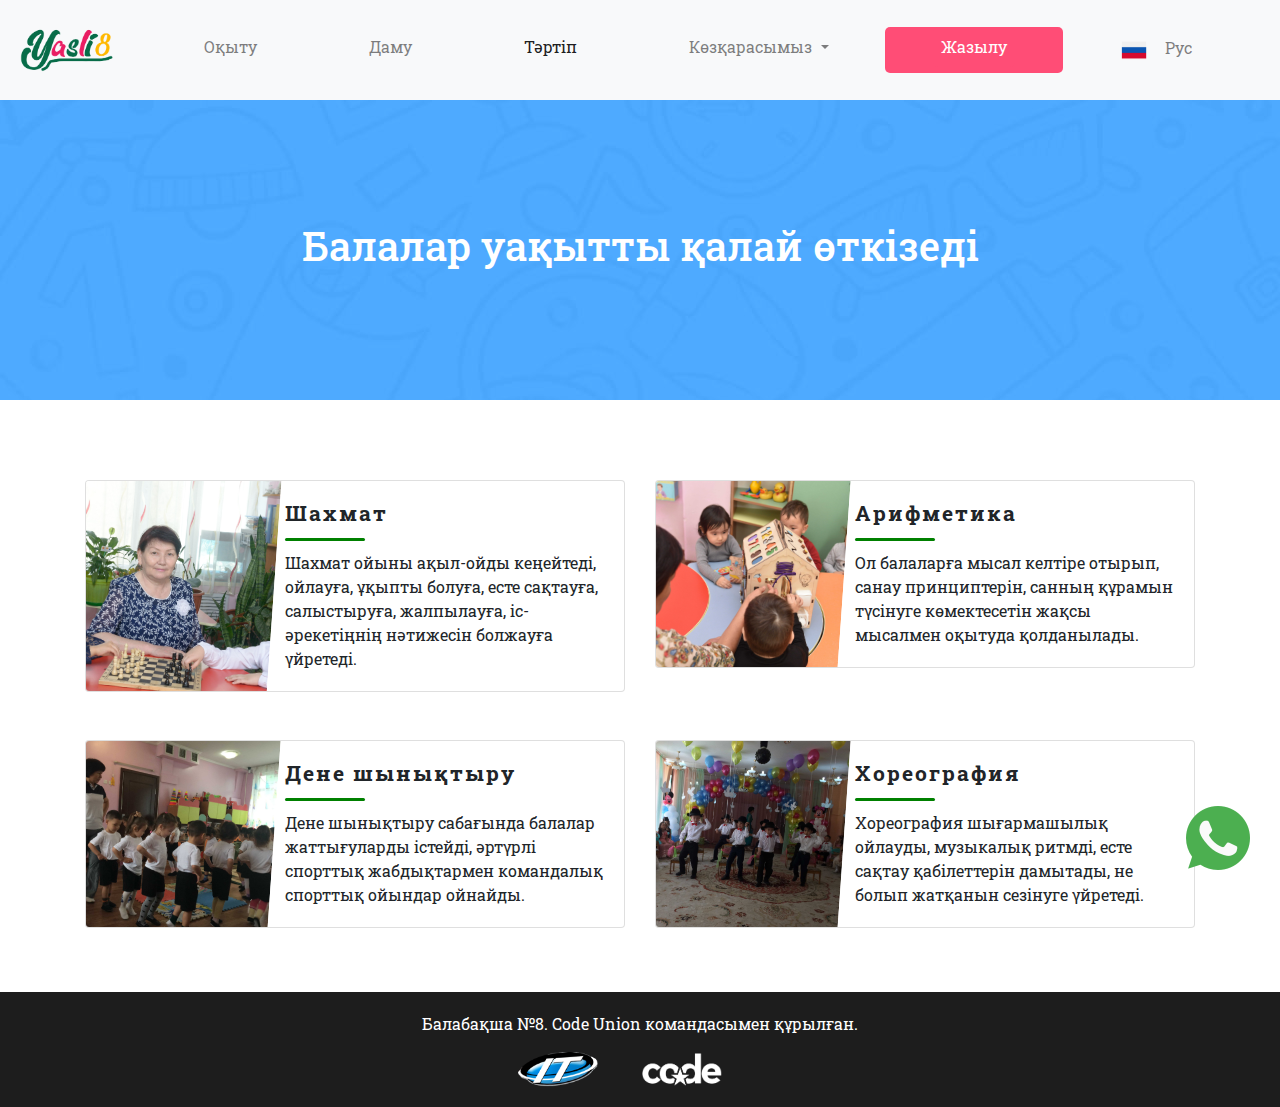
<file: kz/discipline.html>
<!DOCTYPE html>
<html lang="kz">

<head>
    <meta charset="UTF-8">
    <meta name="viewport" content="width=device-width, initial-scale=1, maximum-scale=1">
    <meta http-equiv="X-UA-Compatible" content="ie=edge">
    <title>Балалар уақытты қалай өткізеді | Балабақша №8</title>
    <!-- css -->
    <link rel="stylesheet" href="https://stackpath.bootstrapcdn.com/bootstrap/4.4.1/css/bootstrap.min.css">
    <link rel="stylesheet" href="../style/animate.css">
    <link rel="stylesheet" href="../style/discipline.css">
    <link rel="stylesheet" href="../style/style.css">
</head>

<body>
    <script>
        const noScroll = () => {
            window.scroll(0, 0);
        }

        function loadData() {
            return new Promise((resolve, reject) => {
                window.addEventListener('scroll', noScroll);
                window.addEventListener('load',
                    () => resolve());
            })
        }

        loadData()
            .then(() => {
                let preloaderEl = document.getElementById('preloader');
                preloaderEl.classList.add('hidden');
                preloaderEl.classList.remove('visible');
                preloaderEl.style.backgroundImage = "none";
                window.removeEventListener('scroll', noScroll);
            }); 
    </script>


    <!-- preloader -->
    <div id="preloader" class="visible"></div>

    <a href="https://wa.me/77714125926" class="whatsapp-unique pulse">
        <img src="../images/whatsapp.png" alt="" width="64">
    </a>
    <!-- navbar start -->
    <nav id="navbar" class="navbar navbar-expand-xl navbar-light bg-light sticky-top">
        <a class="navbar-brand" href="../index.html"><img src="../images/logo.png" width="100"></a>
        <button class="navbar-toggler" type="button" data-toggle="collapse" data-target="#navbarNavDropdown"
            aria-controls="navbarNavDropdown" aria-expanded="false" aria-label="Toggle navigation">
            <span class="navbar-toggler-icon"></span>
        </button>
        <div class="collapse navbar-collapse justify-content-center" id="navbarNavDropdown">
            <ul class="navbar-nav">
                <li class="nav-item">
                    <a class="nav-link" href="learning.html">Оқыту</a>
                </li>
                <li class="nav-item">
                    <a class="nav-link" href="growth.html">Даму</a>
                </li>
                <li class="nav-item active">
                    <a class="nav-link" href="#">Тәртіп</a>
                </li>
                <li class="nav-item dropdown">
                    <a class="nav-link dropdown-toggle" href="#" id="navbarDropdown" role="button"
                        data-toggle="dropdown" aria-haspopup="true" aria-expanded="false">
                        Көзқарасымыз
                    </a>
                    <div class="dropdown-menu" aria-labelledby="navbarDropdown">
                        <a class="dropdown-item" href="mind.html">Миссиямыз</a>
                        <div class="dropdown-divider"></div>
                        <a class="dropdown-item" href="letter.html">Алғы сөз</a>
                    </div>
                </li>
                <li class="nav-item text-center" id="feedbackBtn">
                    <a class="nav-link" href="index.html">Жазылу</a>
                </li>
                <li class="nav-item">
                    <a href="../ru/discipline.html" class="nav-link"><img class="mr-3" src="../images/icons/russia.png"
                            alt="" width="30">Рус</a>
                </li>
            </ul>
        </div>
    </nav>
    <!-- navbar end -->

    <div class="main">
        <h1>Балалар уақытты қалай өткізеді</h1>
    </div>

    <!-- discipline start -->
    <section id="discipline">
        <div class="container">
            <div class="row">
                <div class="col-md-6">
                    <div class="card mb-3" style="max-width: 540px;">
                        <div class="row no-gutters">
                            <div class="col-md-4">
                                <img src="../images/gallery/photo21.jpg" class="card-img" alt="..." height="100%">
                            </div>
                            <div class="col-md-8">
                                <div class="card-body">
                                    <h5 class="card-title">Шахмат</h5>
                                    <div class="ux-line"></div>
                                    <p class="card-text">Шахмат ойыны ақыл-ойды кеңейтеді, ойлауға, ұқыпты болуға, есте сақтауға, салыстыруға, жалпылауға, іс-әрекетіңнің нәтижесін болжауға үйретеді.
                                    </p>
                                </div>
                            </div>
                        </div>
                    </div>
                </div>
                <div class="col-md-6">
                    <div class="card mb-3" style="max-width: 540px;">
                        <div class="row no-gutters">
                            <div class="col-md-4">
                                <img src="../images/gallery/photo12.JPG" class="card-img" alt="..." height="100%">
                            </div>
                            <div class="col-md-8">
                                <div class="card-body">
                                    <h5 class="card-title">Арифметика</h5>
                                    <div class="ux-line"></div>
                                    <p class="card-text">
                                       Ол балаларға мысал келтіре отырып, санау принциптерін, санның құрамын түсінуге көмектесетін жақсы мысалмен оқытуда қолданылады.
                                    </p>
                                </div>
                            </div>
                        </div>
                    </div>
                </div>
                <div class="col-md-6">
                    <div class="card mb-3" style="max-width: 540px;">
                        <div class="row no-gutters">
                            <div class="col-md-4">
                                <img src="../images/gallery/photo1.jpg" class="card-img" alt="..." height="100%">
                            </div>
                            <div class="col-md-8">
                                <div class="card-body">
                                    <h5 class="card-title">Дене шынықтыру</h5>
                                    <div class="ux-line"></div>
                                    <p class="card-text">Дене шынықтыру сабағында балалар жаттығуларды істейді, әртүрлі спорттық жабдықтармен командалық спорттық ойындар ойнайды.</p>
                                </div>
                            </div>
                        </div>
                    </div>
                </div>
                <div class="col-md-6">
                    <div class="card mb-3" style="max-width: 540px;">
                        <div class="row no-gutters">
                            <div class="col-md-4">
                                <img src="../images/gallery/photo4.jpg" class="card-img" alt="..." height="100%">
                            </div>
                            <div class="col-md-8">
                                <div class="card-body">
                                    <h5 class="card-title">Хореография</h5>
                                    <div class="ux-line"></div>
                                    <p class="card-text">Хореография шығармашылық ойлауды, музыкалық ритмді, есте сақтау қабілеттерін дамытады, не болып жатқанын сезінуге үйретеді.</p>
                                </div>
                            </div>
                        </div>
                    </div>
                </div>
            </div>
        </div>
    </section>
    <!-- discilpine end -->

    <!-- footer start -->
    <footer class="text-center">
        <p>Балабақша №8. Code Union командасымен құрылған.</p>
        <img src="../images/logo_intc.png" width="80" alt="">
        <img src="../images/logo_codeunion.jpg" width="80" alt="">
    </footer>
    <!-- footer end -->

    <!-- javascript -->
    <script src="https://code.jquery.com/jquery-3.4.1.slim.min.js"></script>
    <script src="https://cdn.jsdelivr.net/npm/popper.js@1.16.0/dist/umd/popper.min.js"></script>
    <script src="https://stackpath.bootstrapcdn.com/bootstrap/4.4.1/js/bootstrap.min.js"></script>

    <script>
        new WOW().init();
    </script>
</body>

</html>
</file>
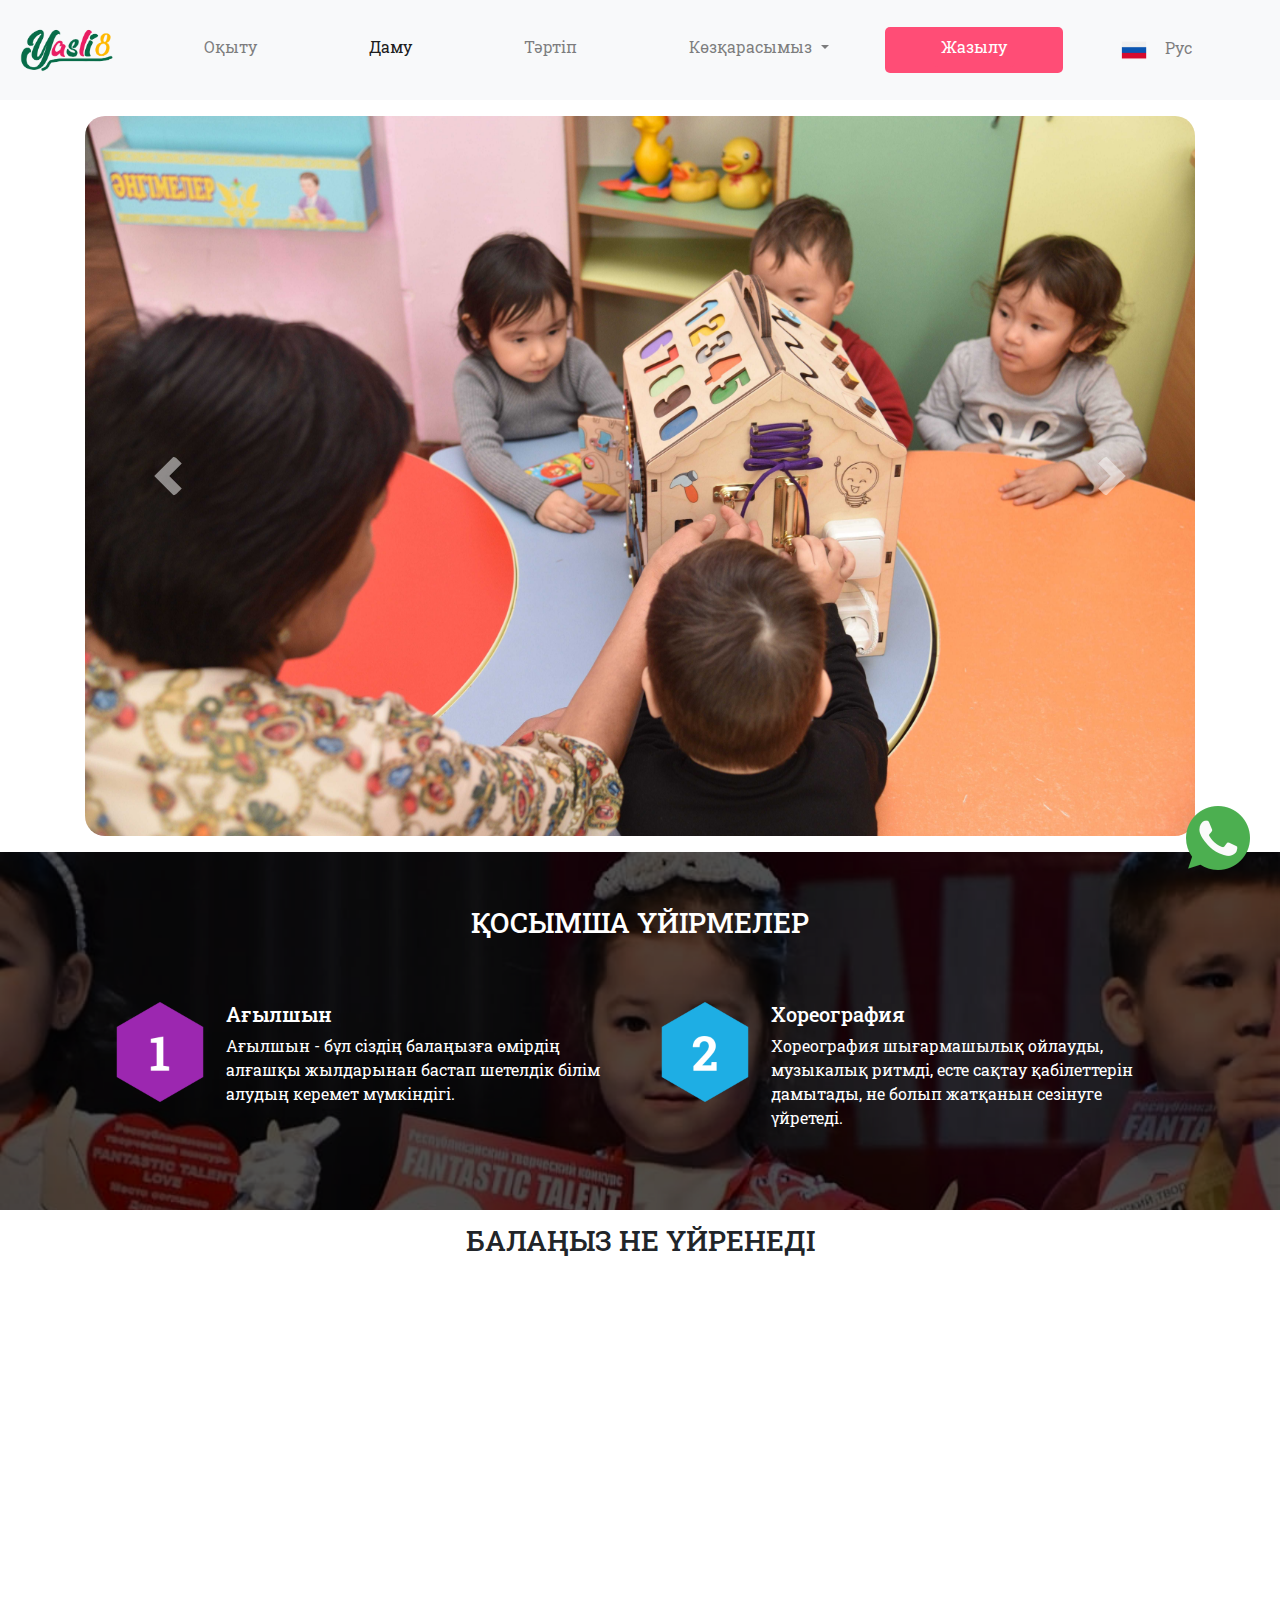
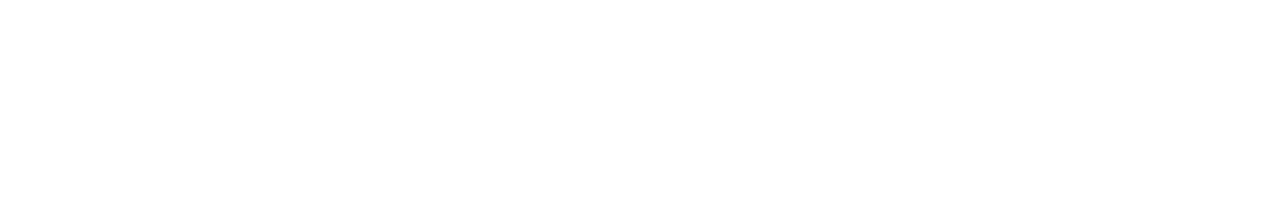
<file: kz/growth.html>
<!DOCTYPE html>
<html lang="kz">

<head>
    <meta charset="UTF-8">
    <meta name="viewport" content="width=device-width, initial-scale=1, maximum-scale=1">
    <meta http-equiv="X-UA-Compatible" content="ie=edge">
    <title>Қосымша үйірмелер | Балабақша №8</title>
    <!-- css -->
    <link rel="stylesheet" href="https://stackpath.bootstrapcdn.com/bootstrap/4.4.1/css/bootstrap.min.css">
    <link rel="stylesheet" href="../style/animate.css">
    <link rel="stylesheet" href="../style/growth.css">
    <link rel="stylesheet" href="../style/style.css">
</head>

<body>
    <script>
        const noScroll = () => {
            window.scroll(0, 0);
        }

        function loadData() {
            return new Promise((resolve, reject) => {
                window.addEventListener('scroll', noScroll);
                window.addEventListener('load',
                    () => resolve());
            })
        }

        loadData()
            .then(() => {
                let preloaderEl = document.getElementById('preloader');
                preloaderEl.classList.add('hidden');
                preloaderEl.classList.remove('visible');
                preloaderEl.style.backgroundImage = "none";
                window.removeEventListener('scroll', noScroll);
            });
    </script>


    <!-- preloader -->
    <div id="preloader" class="visible"></div>

    <a href="https://wa.me/77714125926" class="whatsapp-unique pulse">
        <img src="../images/whatsapp.png" alt="" width="64">
    </a>
    <!-- navbar start -->
    <nav id="navbar" class="navbar navbar-expand-xl navbar-light bg-light sticky-top">
        <a class="navbar-brand" href="../index.html"><img src="../images/logo.png" width="100"></a>
        <button class="navbar-toggler" type="button" data-toggle="collapse" data-target="#navbarNavDropdown"
            aria-controls="navbarNavDropdown" aria-expanded="false" aria-label="Toggle navigation">
            <span class="navbar-toggler-icon"></span>
        </button>
        <div class="collapse navbar-collapse justify-content-center" id="navbarNavDropdown">
            <ul class="navbar-nav">
                <li class="nav-item">
                    <a class="nav-link" href="learning.html">Оқыту</a>
                </li>
                <li class="nav-item active">
                    <a class="nav-link" href="#">Даму</a>
                </li>
                <li class="nav-item">
                    <a class="nav-link" href="discipline.html">Тәртіп</a>
                </li>
                <li class="nav-item dropdown">
                    <a class="nav-link dropdown-toggle" href="#" id="navbarDropdown" role="button"
                        data-toggle="dropdown" aria-haspopup="true" aria-expanded="false">
                        Көзқарасымыз
                    </a>
                    <div class="dropdown-menu" aria-labelledby="navbarDropdown">
                        <a class="dropdown-item" href="mind.html">Миссиямыз</a>
                        <div class="dropdown-divider"></div>
                        <a class="dropdown-item" href="letter.html">Алғы сөз</a>
                    </div>
                </li>
                <li class="nav-item text-center" id="feedbackBtn">
                    <a class="nav-link" href="index.html">Жазылу</a>
                </li>
                <li class="nav-item">
                    <a href="../ru/growth.html" class="nav-link"><img class="mr-3" src="../images/icons/russia.png"
                            alt="" width="30">Рус</a>
                </li>
            </ul>
        </div>
    </nav>
    <!-- navbar end -->

    <!-- slideshow start -->
    <section id="gallery">
        <div class="container wow fadeInUp" data-wow-duration="0.3s" data-wow-delay="0.1s">
            <div id="carouselExampleFade" class="carousel slide carousel-fade" data-ride="carousel">
                <div class="carousel-inner">
                    <div class="carousel-item">
                        <img src="../images/gallery/photo21.jpg" class="d-block w-100" alt="...">
                    </div>
                    <div class="carousel-item active">
                        <img src="../images/gallery/photo12.JPG" class="d-block w-100" alt="...">
                    </div>
                    <div class="carousel-item">
                        <img src="../images/gallery/photo19.JPG" class="d-block w-100" alt="...">
                    </div>
                </div>
                <a class="carousel-control-prev" href="#carouselExampleFade" role="button" data-slide="prev">
                    <span class="carousel-control-prev-icon" aria-hidden="true"></span>
                    <span class="sr-only">Артқа</span>
                </a>
                <a class="carousel-control-next" href="#carouselExampleFade" role="button" data-slide="next">
                    <span class="carousel-control-next-icon" aria-hidden="true"></span>
                    <span class="sr-only">Келесі</span>
                </a>
            </div>
        </div>
    </section>
    <!-- slideshow end -->

    <section class="container-fluid courses">
        <div class="container wow fadeInUp" data-wow-duration="0.5s" data-wow-delay="0.5s">
            <h3 class="text-center">Қосымша үйірмелер</h3>
            <div class="row pt-5">
                <div class="col-lg-6 pb-5">
                    <div class="row no-gutters rounded overflow-hidden position-relative">
                        <div class="col-auto">
                            <img src="../images/numbers/1.png" alt="" width="100px">
                        </div>
                        <div class="col pl-3">
                            <h5>Ағылшын</h5>
                            <p class="muted">
                                Ағылшын - бұл сіздің балаңызға өмірдің алғашқы жылдарынан бастап шетелдік білім алудың керемет мүмкіндігі.
                            </p>
                        </div>
                    </div>
                </div>
                <div class="col-lg-6">
                    <div class="row no-gutters rounded overflow-hidden position-relative">
                        <div class="col-auto">
                            <img src="../images/numbers/2.png" alt="" width="100px">
                        </div>
                        <div class="col pl-3">
                            <h5>Хореография</h5>
                            <p class="muted">
                                Хореография шығармашылық ойлауды, музыкалық ритмді, есте сақтау қабілеттерін дамытады, не болып жатқанын сезінуге үйретеді.
                            </p>
                        </div>
                    </div>
                </div>
            </div>
        </div>
    </section>

    <h3 class="text-center">Балаңыз не үйренеді</h3>

    <section class="pb-5">
        <div class="container wow fadeInUp" data-wow-duration="0.5s" data-wow-delay="0.5s">
            <div class="row">
                <div class="col-md-6 text-center">
                    <img src="../images/dance illustration.png" width="80%" alt="Детский сад">
                </div>
                <div class="col-md-6">
                    <ul class="nav nav-pills m-3 justify-content-center" id="pills-tab" role="tablist p-3">
                        <li class="nav-item">
                            <a class="nav-link active" id="pills-home-tab" data-toggle="pill" href="#pills-home"
                                role="tab" aria-controls="pills-home" aria-selected="true">Ағылшын</a>
                        </li>
                        <li class="nav-item">
                            <a class="nav-link" id="pills-profile-tab" data-toggle="pill" href="#pills-profile"
                                role="tab" aria-controls="pills-profile" aria-selected="false">Хореография</a>
                        </li>
                    </ul>
                    <h3 style="text-transform: none;"></h3>
                    <div class="tab-content" id="pills-tabContent">
                        <div class="tab-pane fade show active" id="pills-home" role="tabpanel"
                            aria-labelledby="pills-home-tab">
                            Ағылшын тілінде сөйлеу, оқу және жазу дағдыларын ерте жастан дамытамыз. Бастапқы және негізгі білімді ағылшын тілінде оқыту болашақта басқа тілдерді үйренуің жақсы жадын ғана емес, сонымен қатар басқа да тілдерді үйренуің берік негізін қалайды.
                        </div>
                        <div class="tab-pane fade" id="pills-profile" role="tabpanel"
                            aria-labelledby="pills-profile-tab">
                            Баланың көңіл-күйі жаман емес, үнемі көңіл-күйде және белсенді болу үшін, оның үнін сақтау керек. Бұл үшін би жақсы үйлеседі.
                        </div>
                    </div>
                </div>
            </div>
        </div>
    </section>

    <!-- footer start -->
    <footer class="text-center wow fadeInUp" data-wow-duration="0.5s" data-wow-delay="0.5s">
        <p>Балабақша №8. Code Union командасымен құрылған.</p>
        <img src="../images/logo_intc.png" width="80" alt="">
        <img src="../images/logo_codeunion.jpg" width="80" alt="">
    </footer>
    <!-- footer end -->

    <!-- javascript -->
    <script src="https://code.jquery.com/jquery-3.4.1.min.js"></script>
    <script src="https://cdn.jsdelivr.net/npm/popper.js@1.16.0/dist/umd/popper.min.js"></script>
    <script src="https://stackpath.bootstrapcdn.com/bootstrap/4.4.1/js/bootstrap.min.js"></script>
    <script src="https://cdnjs.cloudflare.com/ajax/libs/wow/1.1.2/wow.min.js"></script>

    <script>
        new WOW().init();
    </script>
</body>

</html>
</file>
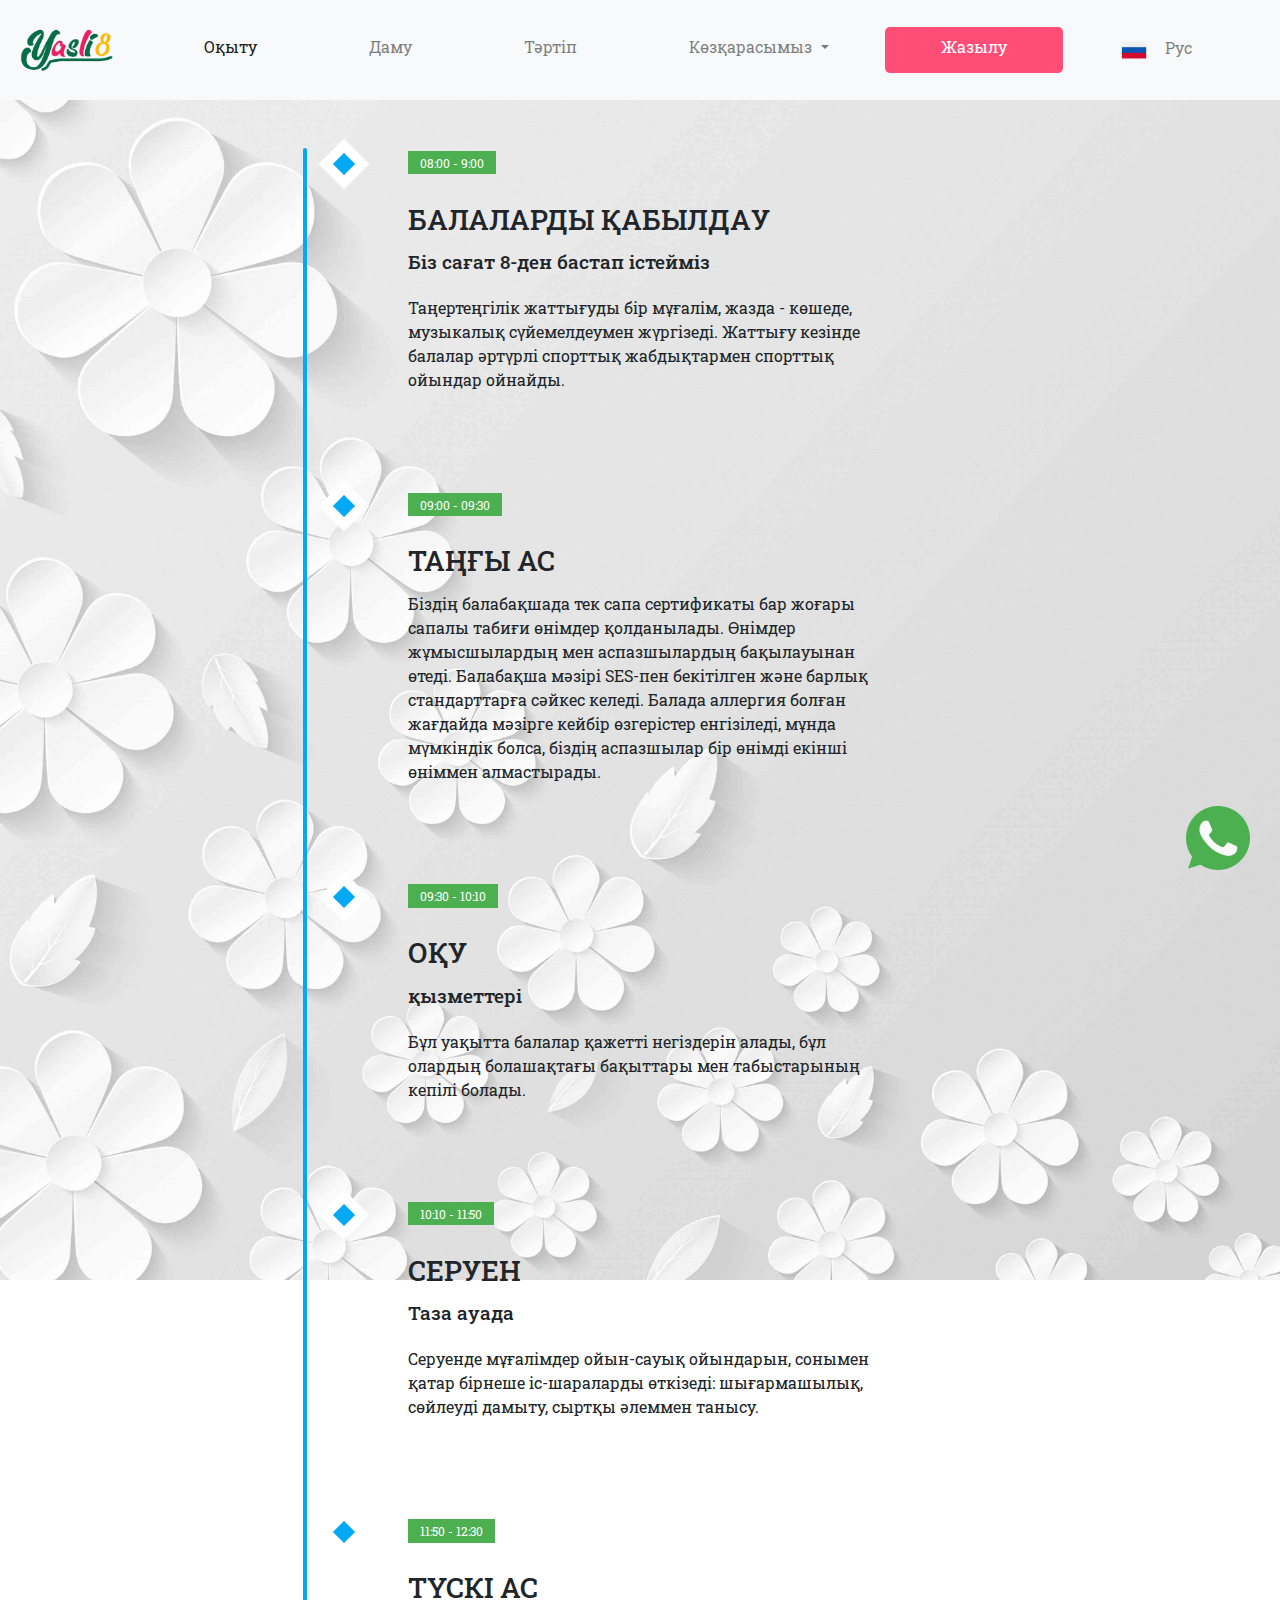
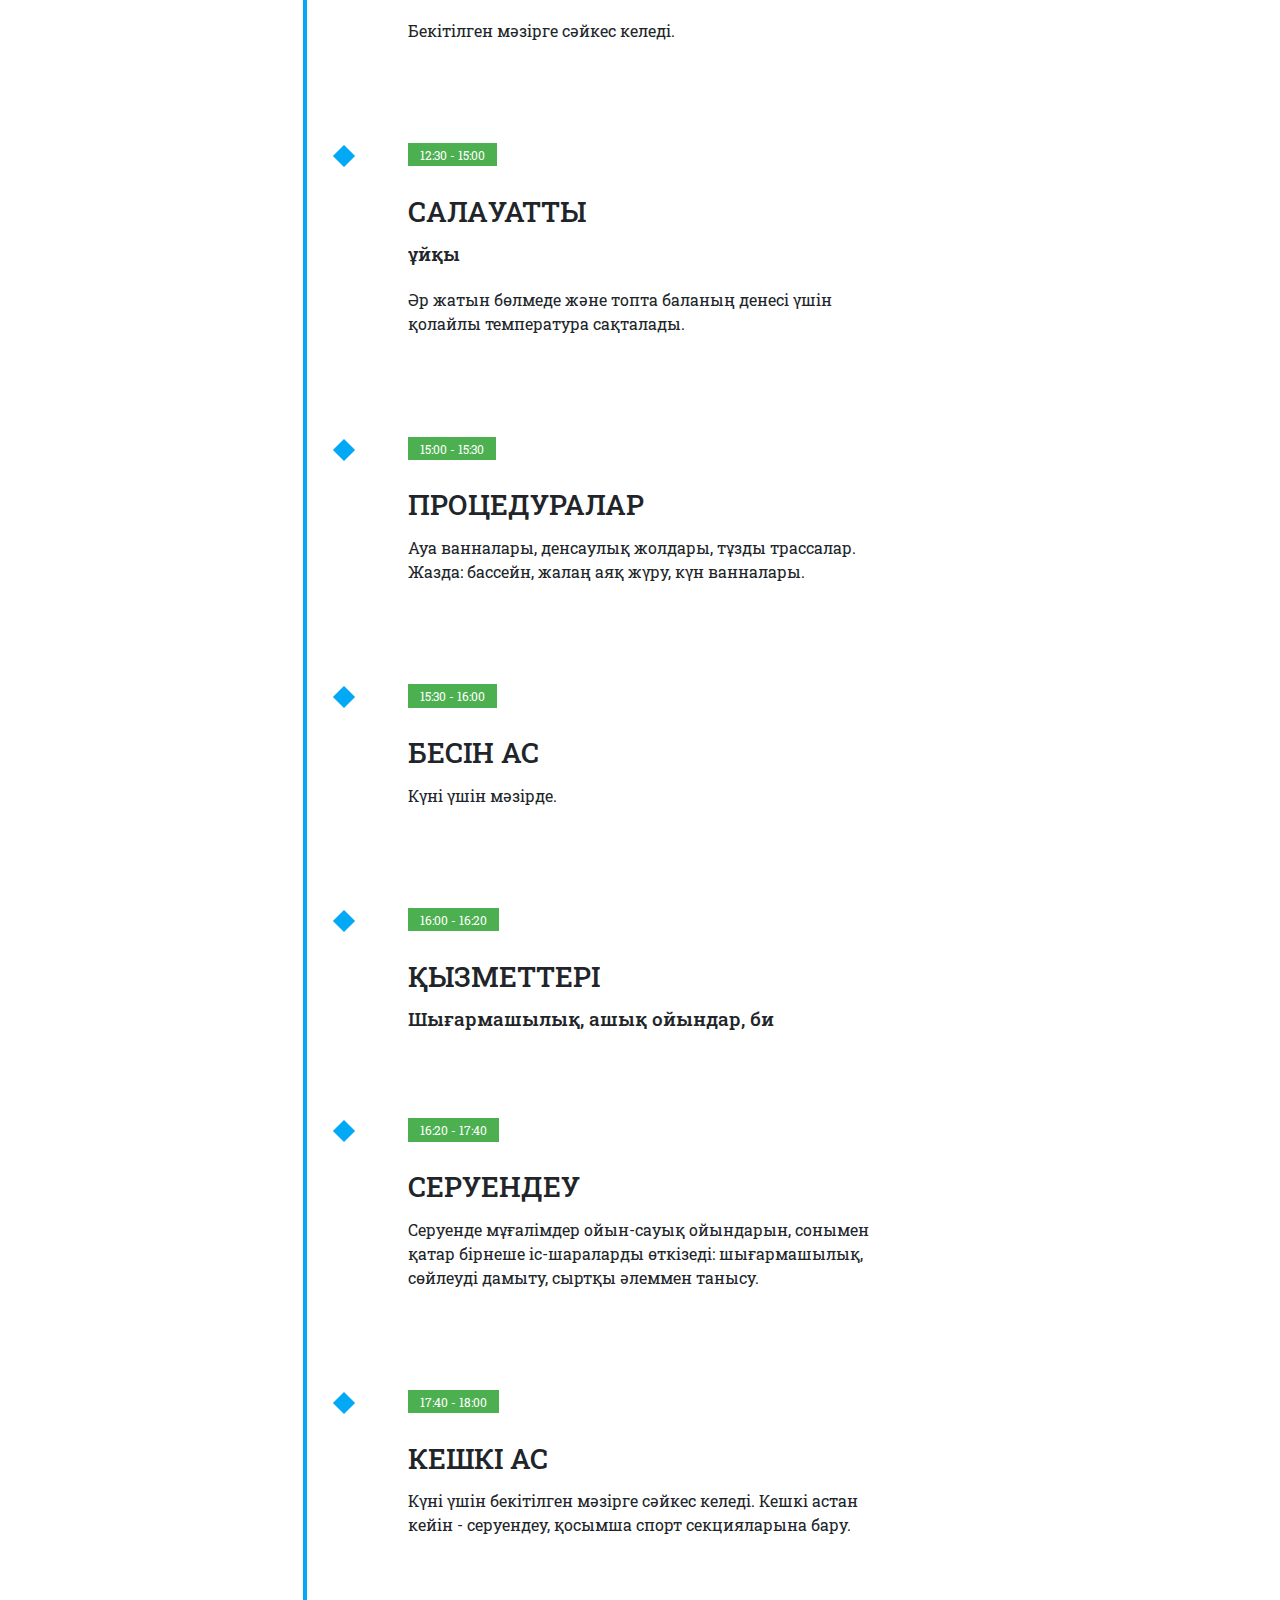
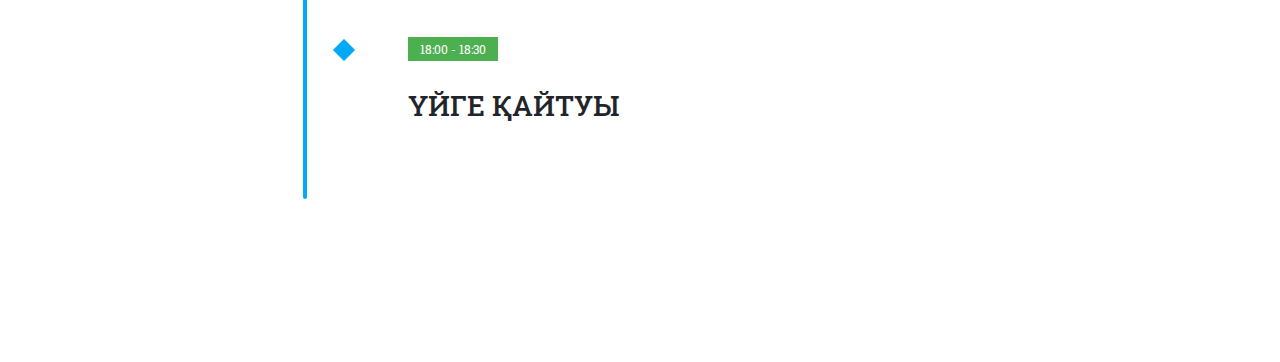
<file: kz/learning.html>
<!DOCTYPE html>
<html lang="kz">

<head>
    <meta charset="UTF-8">
    <meta name="viewport" content="width=device-width, initial-scale=1, maximum-scale=1">
    <meta http-equiv="X-UA-Compatible" content="ie=edge">
    <title>Күн тәртібі | Балабақша №8</title>
    <!-- css -->
    <link rel="stylesheet" href="https://stackpath.bootstrapcdn.com/bootstrap/4.4.1/css/bootstrap.min.css">
    <link rel="stylesheet" href="../style/animate.css">
    <link rel="stylesheet" href="../style/learning.css">
    <link rel="stylesheet" href="../style/style.css">
</head>

<body>
    <script>
        const noScroll = () => {
            window.scroll(0, 0);
        }

        function loadData() {
            return new Promise((resolve, reject) => {
                window.addEventListener('scroll', noScroll);
                window.addEventListener('load',
                    () => resolve());
            })
        }

        loadData()
            .then(() => {
                let preloaderEl = document.getElementById('preloader');
                preloaderEl.classList.add('hidden');
                preloaderEl.classList.remove('visible');
                preloaderEl.style.backgroundImage = "none";
                window.removeEventListener('scroll', noScroll);
            }); 
    </script>


    <!-- preloader -->
    <div id="preloader" class="visible"></div>

    <a href="https://wa.me/77714125926" class="whatsapp-unique pulse">
        <img src="../images/whatsapp.png" alt="" width="64">
    </a>
    <!-- navbar start -->
   <nav id="navbar" class="navbar navbar-expand-xl navbar-light bg-light sticky-top">
        <a class="navbar-brand" href="../index.html"><img src="../images/logo.png" width="100"></a>
        <button class="navbar-toggler" type="button" data-toggle="collapse" data-target="#navbarNavDropdown"
            aria-controls="navbarNavDropdown" aria-expanded="false" aria-label="Toggle navigation">
            <span class="navbar-toggler-icon"></span>
        </button>
        <div class="collapse navbar-collapse justify-content-center" id="navbarNavDropdown">
            <ul class="navbar-nav">
                <li class="nav-item active">
                    <a class="nav-link" href="#">Оқыту</a>
                </li>
                <li class="nav-item">
                    <a class="nav-link" href="growth.html">Даму</a>
                </li>
                <li class="nav-item">
                    <a class="nav-link" href="discipline.html">Тәртіп</a>
                </li>
                <li class="nav-item dropdown">
                    <a class="nav-link dropdown-toggle" href="#" id="navbarDropdown" role="button"
                        data-toggle="dropdown" aria-haspopup="true" aria-expanded="false">
                        Көзқарасымыз
                    </a>
                    <div class="dropdown-menu" aria-labelledby="navbarDropdown">
                        <a class="dropdown-item" href="mind.html">Миссиямыз</a>
                        <div class="dropdown-divider"></div>
                        <a class="dropdown-item" href="letter.html">Алғы сөз</a>
                    </div>
                </li>
                <li class="nav-item text-center" id="feedbackBtn">
                    <a class="nav-link" href="index.html">Жазылу</a>
                </li>
                <li class="nav-item">
                    <a href="../ru/learning.html" class="nav-link"><img class="mr-3" src="../images/icons/russia.png"
                            alt="" width="30">Рус</a>
                </li>
            </ul>
        </div>
    </nav>
    <!-- navbar end -->

    <!-- timeline start -->
    <ul class="timeline wow fadeInUp" data-wow-duration="0.5s" data-wow-delay="0.5s">
        <li class="timeline-event">
            <label class="timeline-event-icon"></label>
            <div class="timeline-event-copy">
                <p class="timeline-event-thumbnail">08:00 - 9:00</p>
                <h3>Балаларды қабылдау</h3>
                <h4>Біз сағат 8-ден бастап істейміз</h4>
                <p>
                    Таңертеңгілік жаттығуды бір мұғалім, жазда - көшеде, музыкалық сүйемелдеумен жүргізеді. Жаттығу кезінде балалар әртүрлі спорттық жабдықтармен спорттық ойындар ойнайды.
                </p>
            </div>
        </li>
        <li class="timeline-event">
            <label class="timeline-event-icon"></label>
            <div class="timeline-event-copy">
                <p class="timeline-event-thumbnail">09:00 - 09:30</p>
                <h3>Таңғы ас</h3>
                <p>
                    Біздің балабақшада тек сапа сертификаты бар жоғары сапалы табиғи өнімдер қолданылады. Өнімдер жұмысшылардың мен аспазшылардың бақылауынан өтеді. Балабақша мәзірі SES-пен бекітілген және барлық стандарттарға сәйкес келеді. Балада аллергия болған жағдайда мәзірге кейбір өзгерістер енгізіледі, мұнда мүмкіндік болса, біздің аспазшылар бір өнімді екінші өніммен алмастырады.
                </p>
            </div>
        </li>
        <li class="timeline-event">
            <label class="timeline-event-icon"></label>
            <div class="timeline-event-copy">
                <p class="timeline-event-thumbnail">09:30 - 10:10</p>
                <h3>Оқу</h3>
                <h4>қызметтері</h4>
                <p>
                    Бұл уақытта балалар қажетті негіздерін алады, бұл олардың болашақтағы бақыттары мен табыстарының кепілі болады.
                </p>
            </div>
        </li>
        <li class="timeline-event">
            <label class="timeline-event-icon"></label>
            <div class="timeline-event-copy">
                <p class="timeline-event-thumbnail">10:10 - 11:50</p>
                <h3>Серуен</h3>
                <h4>Таза ауада</h4>
                <p>
                  Серуенде мұғалімдер ойын-сауық ойындарын, сонымен қатар бірнеше іс-шараларды өткізеді: шығармашылық, сөйлеуді дамыту, сыртқы әлеммен танысу.
                </p>
            </div>
        </li>
        <li class="timeline-event">
            <label class="timeline-event-icon"></label>
            <div class="timeline-event-copy">
                <p class="timeline-event-thumbnail">11:50 - 12:30</p>
                <h3>Түскі ас</h3>
                <p>
                    Бекітілген мәзірге сәйкес келеді.
                </p>
            </div>
        </li>
        <li class="timeline-event">
            <label class="timeline-event-icon"></label>
            <div class="timeline-event-copy">
                <p class="timeline-event-thumbnail">12:30 - 15:00</p>
                <h3>Салауатты</h3>
                <h4>ұйқы</h4>
                <p>
                    Әр жатын бөлмеде және топта баланың денесі үшін қолайлы температура сақталады.
                </p>
            </div>
        </li>
        <li class="timeline-event">
            <label class="timeline-event-icon"></label>
            <div class="timeline-event-copy">
                <p class="timeline-event-thumbnail">15:00 - 15:30</p>
                <h3>Процедуралар</h3>
                <p>
                    Ауа ванналары, денсаулық жолдары, тұзды трассалар. Жазда: бассейн, жалаң аяқ жүру, күн ванналары.
                </p>
            </div>
        </li>
        <li class="timeline-event">
            <label class="timeline-event-icon"></label>
            <div class="timeline-event-copy">
                <p class="timeline-event-thumbnail">15:30 - 16:00</p>
                <h3>Бесін ас</h3>
                <p>
                    Күні үшін мәзірде.
                </p>
            </div>
        </li>
        <li class="timeline-event">
            <label class="timeline-event-icon"></label>
            <div class="timeline-event-copy">
                <p class="timeline-event-thumbnail">16:00 - 16:20</p>
                <h3>Қызметтері</h3>
                <h4>Шығармашылық, ашық ойындар, би</h4>
            </div>
        </li>
        <li class="timeline-event">
            <label class="timeline-event-icon"></label>
            <div class="timeline-event-copy">
                <p class="timeline-event-thumbnail">16:20 - 17:40</p>
                <h3>Серуендеу</h3>
                <h4таза ауада</h4>
                <p>
                   Серуенде мұғалімдер ойын-сауық ойындарын, сонымен қатар бірнеше іс-шараларды өткізеді: шығармашылық, сөйлеуді дамыту, сыртқы әлеммен танысу.
                </p>
            </div>
        </li>
        <li class="timeline-event">
            <label class="timeline-event-icon"></label>
            <div class="timeline-event-copy">
                <p class="timeline-event-thumbnail">17:40 - 18:00</p>
                <h3>Кешкі ас</h3>
                <p>
                    Күні үшін бекітілген мәзірге сәйкес келеді. Кешкі астан кейін - серуендеу, қосымша спорт секцияларына бару.
                </p>
            </div>
        </li>
        <li class="timeline-event">
            <label class="timeline-event-icon"></label>
            <div class="timeline-event-copy">
                <p class="timeline-event-thumbnail">18:00 - 18:30</p>
                <h3>Үйге қайтуы</h3>
            </div>
        </li>
    </ul>
    <!-- timeline end -->

    <!-- footer start -->
    <footer class="text-center wow fadeInUp" data-wow-duration="0.5s" data-wow-delay="0.5s">
        <p>Балабақша №8. Code Union командасымен құрылған.</p>
        <img src="../images/logo_intc.png" width="80" alt="">
        <img src="../images/logo_codeunion.jpg" width="80" alt="">
    </footer>
    <!-- footer end -->

    <!-- javascript -->
    <script src="https://code.jquery.com/jquery-3.4.1.min.js"></script>
    <script src="https://cdn.jsdelivr.net/npm/popper.js@1.16.0/dist/umd/popper.min.js"></script>
    <script src="https://stackpath.bootstrapcdn.com/bootstrap/4.4.1/js/bootstrap.min.js"></script>
    <script src="https://cdnjs.cloudflare.com/ajax/libs/wow/1.1.2/wow.min.js"></script>

    <script>
        new WOW().init();
    </script>
</body>

</html>
</file>
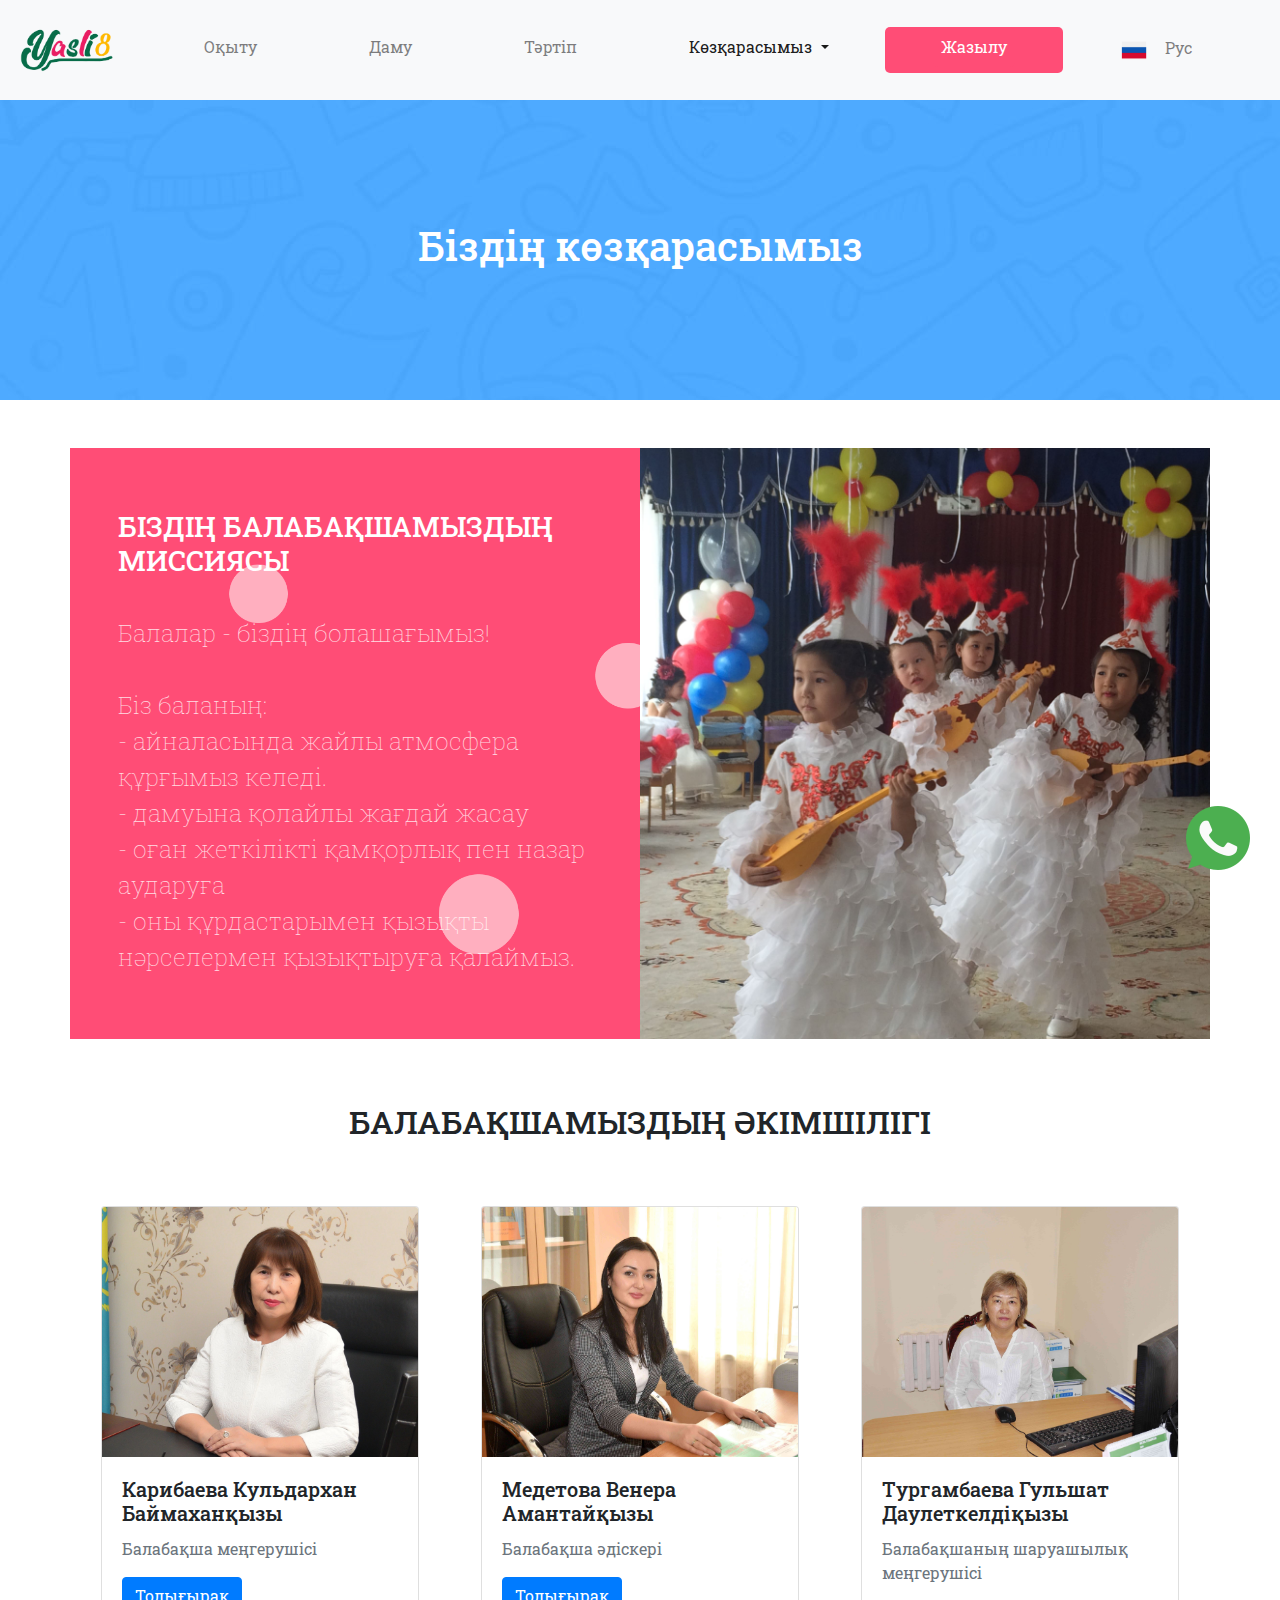
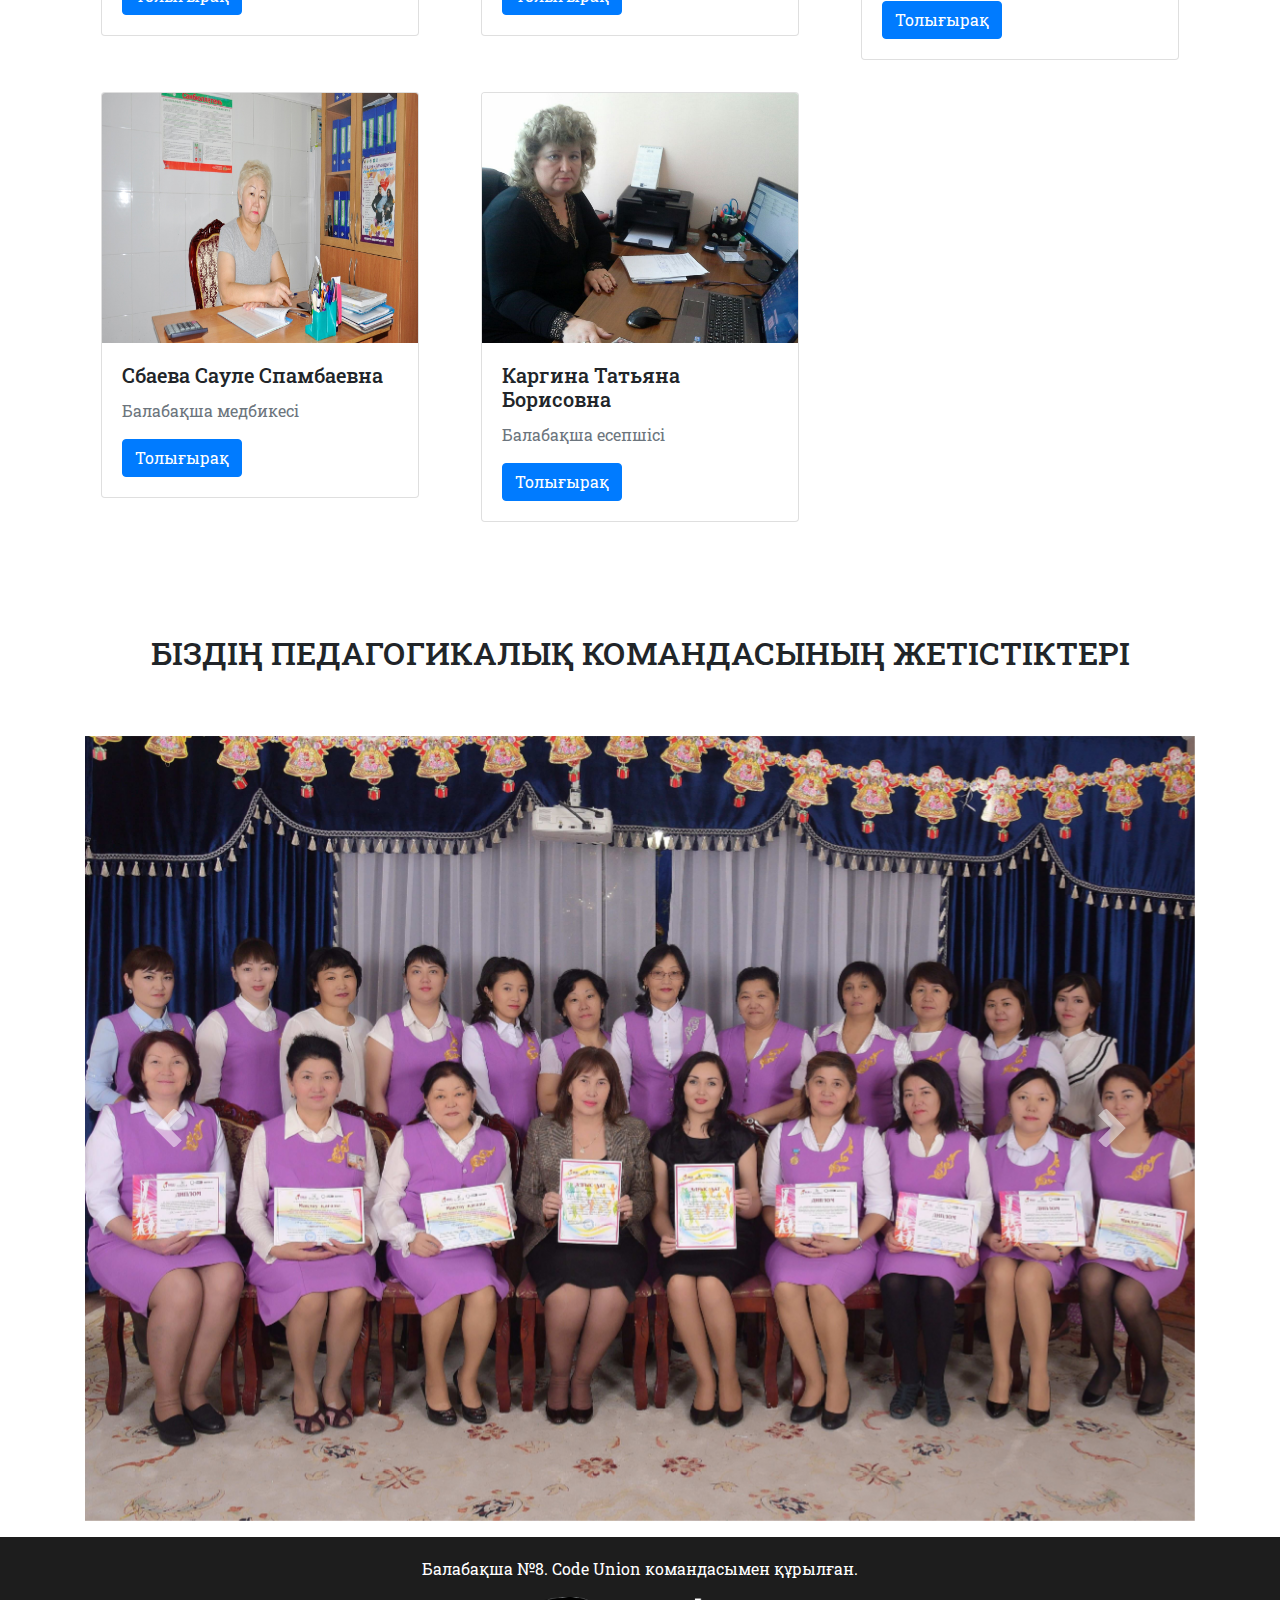
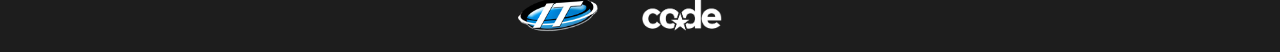
<file: kz/mind.html>
<!DOCTYPE html>
<html lang="kz">

<head>
    <meta charset="UTF-8">
    <meta name="viewport" content="width=device-width, initial-scale=1, maximum-scale=1">
    <meta http-equiv="X-UA-Compatible" content="ie=edge">
    <title>Біздің көзқарасымыз | Балабақша №8</title>
    <!-- css -->
    <link rel="stylesheet" href="https://stackpath.bootstrapcdn.com/bootstrap/4.4.1/css/bootstrap.min.css">
    <link rel="stylesheet" href="../style/animate.css">
    <link rel="stylesheet" href="../style/mind.css">
    <link rel="stylesheet" href="../style/style.css">
</head>

<body>
    <script>
        const noScroll = () => {
            window.scroll(0, 0);
        }

        function loadData() {
            return new Promise((resolve, reject) => {
                window.addEventListener('scroll', noScroll);
                window.addEventListener('load',
                    () => resolve());
            })
        }

        loadData()
            .then(() => {
                let preloaderEl = document.getElementById('preloader');
                preloaderEl.classList.add('hidden');
                preloaderEl.classList.remove('visible');
                preloaderEl.style.backgroundImage = "none";
                window.removeEventListener('scroll', noScroll);
            });
    </script>
    <!-- preloader -->
    <div id="preloader" class="visible"></div>

    <a href="https://wa.me/77714125926" class="whatsapp-unique pulse">
        <img src="../images/whatsapp.png" alt="" width="64">
    </a>
    <!-- navbar start -->
    <nav id="navbar" class="navbar navbar-expand-xl navbar-light bg-light sticky-top">
        <a class="navbar-brand" href="../index.html"><img src="../images/logo.png" width="100"></a>
        <button class="navbar-toggler" type="button" data-toggle="collapse" data-target="#navbarNavDropdown"
            aria-controls="navbarNavDropdown" aria-expanded="false" aria-label="Toggle navigation">
            <span class="navbar-toggler-icon"></span>
        </button>
        <div class="collapse navbar-collapse justify-content-center" id="navbarNavDropdown">
            <ul class="navbar-nav">
                <li class="nav-item">
                    <a class="nav-link" href="learning.html">Оқыту</a>
                </li>
                <li class="nav-item">
                    <a class="nav-link" href="growth.html">Даму</a>
                </li>
                <li class="nav-item">
                    <a class="nav-link" href="discipline.html">Тәртіп</a>
                </li>
                <li class="nav-item dropdown">
                    <a class="nav-link active dropdown-toggle" href="#" id="navbarDropdown" role="button"
                        data-toggle="dropdown" aria-haspopup="true" aria-expanded="false">
                        Көзқарасымыз
                    </a>
                    <div class="dropdown-menu" aria-labelledby="navbarDropdown">
                        <a class="dropdown-item" href="#">Миссиямыз</a>
                        <div class="dropdown-divider"></div>
                        <a class="dropdown-item" href="letter.html">Алғы сөз</a>
                    </div>
                </li>
                <li class="nav-item text-center" id="feedbackBtn">
                    <a class="nav-link" href="index.html">Жазылу</a>
                </li>
                <li class="nav-item">
                    <a href="../ru/mind.html" class="nav-link"><img class="mr-3" src="../images/icons/russia.png" alt=""
                            width="30">Рус</a>
                </li>
            </ul>
        </div>
    </nav>
    <!-- navbar end -->

    <div class="main">
        <h1>Біздің көзқарасымыз</h1>
    </div>

    <section id="mission">
        <div class="container mt-5">
            <div class="row">
                <div class="col-md-6 title p-5">
                    <h3>Біздің балабақшамыздың миссиясы</h3><br>
                    <p>Балалар - біздің болашағымыз!<br><br>Біз баланың:<br>- айналасында жайлы атмосфера құрғымыз
                        келеді.<br>- дамуына қолайлы жағдай жасау<br>- оған жеткілікті қамқорлық пен назар аударуға<br>-
                        оны құрдастарымен қызықты нәрселермен қызықтыруға қалаймыз.</p>
                </div>
                <div class="col-md-6 image"></div>
            </div>
        </div>
    </section>

    <h2 class="staff text-center pt-5">балабақшамыздың әкімшілігі</h2>

    <section id="mind">
        <div class="container">
            <div class="row">
                <div class="col-md-4">
                    <div class="card border-secondory">
                        <img src="../images/team/Карибаева Кульдархан.JPG" alt="" class="card-img-top">
                        <div class="card-body">
                            <h5 class="card-title">Карибаева Кульдархан Баймаханқызы</h5>
                            <p class="card-text text-secondary">Балабақша меңгерушісі</p>
                            <button type="button" class="btn btn-primary" data-toggle="modal"
                                data-target="#KaribaevaKuldarhan">Толығырақ</button>
                        </div>
                    </div>
                </div>
                <div class="col-md-4">
                    <div class="card border-secondory">
                        <img src="../images/team/Медетова Венера.JPG" alt="" class="card-img-top">
                        <div class="card-body">
                            <h5 class="card-title">Медетова Венера Амантайқызы</h5>
                            <p class="card-text text-secondary">Балабақша әдіскері</p>
                            <button type="button" class="btn btn-primary" data-toggle="modal"
                                data-target="#MedetovaVenera">Толығырақ</button>
                        </div>
                    </div>
                </div>
                <div class="col-md-4">
                    <div class="card border-secondory">
                        <img src="../images/team/Тургамбаева Гульшат.jpg" alt="" class="card-img-top">
                        <div class="card-body">
                            <h5 class="card-title">Тургамбаева Гульшат Даулеткелдіқызы</h5>
                            <p class="card-text text-secondary">Балабақшаның шаруашылық меңгерушісі</p>
                            <button type="button" class="btn btn-primary" data-toggle="modal"
                                data-target="#TurgambaevaGulshat">Толығырақ</button>
                        </div>
                    </div>
                </div>
                <div class="col-md-4">
                    <div class="card border-secondory">
                        <img src="../images/team/Сбаева Сауле.jpg" alt="" class="card-img-top">
                        <div class="card-body">
                            <h5 class="card-title">Сбаева Сауле Спамбаевна</h5>
                            <p class="card-text text-secondary">Балабақша медбикесі</p>
                            <button type="button" class="btn btn-primary" data-toggle="modal"
                                data-target="#SbaevaSaule">Толығырақ</button>
                        </div>
                    </div>
                </div>
                <div class="col-md-4">
                    <div class="card border-secondory">
                        <img src="../images/team/Каргина Татьяна Борисовна.jpg" alt="" class="card-img-top">
                        <div class="card-body">
                            <h5 class="card-title">Каргина Татьяна Борисовна</h5>
                            <p class="card-text text-secondary">Балабақша есепшісі</p>
                            <button type="button" class="btn btn-primary" data-toggle="modal"
                                data-target="#KarginaTatyana">Толығырақ</button>
                        </div>
                    </div>
                </div>
            </div>
        </div>
    </section>

    <h2 class="staff text-center pt-5 pb-5">Біздің педагогикалық командасының жетістіктері</h2>

    <section id="team">
        <div class="container">
            <div id="carouselExampleControls" class="carousel slide" data-ride="carousel">
                <div class="carousel-inner">
                    <div class="carousel-item active">
                        <img src="../images/gallery/photo22.JPG" class="d-block w-100" alt="...">
                    </div>
                    <div class="carousel-item">
                        <img src="../images/gallery/photo23.JPG" class="d-block w-100" alt="...">
                    </div>
                    <div class="carousel-item">
                        <img src="../images/gallery/photo24.JPG" class="d-block w-100" alt="...">
                    </div>
                </div>
                <a class="carousel-control-prev" href="#carouselExampleControls" role="button" data-slide="prev">
                    <span class="carousel-control-prev-icon" aria-hidden="true"></span>
                    <span class="sr-only">Бұрыңғы</span>
                </a>
                <a class="carousel-control-next" href="#carouselExampleControls" role="button" data-slide="next">
                    <span class="carousel-control-next-icon" aria-hidden="true"></span>
                    <span class="sr-only">Келесі</span>
                </a>
            </div>
        </div>
    </section>

    <!-- footer start -->
    <footer class="text-center">
        <p>Балабақша №8. Code Union командасымен құрылған.</p>
        <img src="../images/logo_intc.png" width="80" alt="">
        <img src="../images/logo_codeunion.jpg" width="80" alt="">
    </footer>
    <!-- footer end -->


    <!-- DATA -->
    <div class="modal fade" id="KaribaevaKuldarhan" tabindex="-1" role="dialog"
        aria-labelledby="exampleModalScrollableTitle" aria-hidden="true">
        <div class="modal-dialog modal-dialog-scrollable" role="document">
            <div class="modal-content">
                <div class="modal-header">
                    <h5 class="modal-title" id="exampleModalScrollableTitle">Толығырақ</h5>
                    <button type="button" class="close" data-dismiss="modal" aria-label="Close">
                        <span aria-hidden="true">&times;</span>
                    </button>
                </div>
                <div class="modal-body">
                    1961 жылы 23 маусымда дүниеге келген. Ұлты-қазақ, білімі-жоғары. Жалпы педагогикалық еңбек өтілі –
                    30 жыл, атқарып отырған лауазымы бойынша еңбек өтілі – 6 жыл.<br>
                    1983 жылы Абай атындағы Еңбек Қызыл Ту орденді қазақ педагогика институтын физика пәнінің мұғалімі
                    деген біліктілікпен бітіріп шықты. <br>
                    Екінші жоғарғы оқу орнын 2013 жылы Қазақстан инженерлі – педагоги-калық халықтар Достығы
                    университетін – мектепке дейінгі оқыту мен тәрбиелеу мамандығы бойынша бітірді. <br>
                    Өзінің еңбек жолын 1983 жылы Алматы қаласындағы №45 орта мектепте физика пәні мұғалімі қызметінен
                    бастады. Сонымен қатар 2003 – 2005 жылдары № 147 гимназияда физика пәні мұғалімі, 2005-2008 жж
                    аралығында Алматы қаласының Жетісу, Түрксіб, Бостандық аудандарында АӘК-де политехникалық циклдегі
                    әдіскер қызметін, ал 2008-2010 жж аралығында №16 мектепте физика пәні мұғалімі және директор
                    орынбасары қызметін атқарды.<br>
                    Кульдархан Баймаханқызы 2010 жылдың қыркүйек айынан бастап, Алмалы ауданына қарасты № 8 балабақшаға
                    меңгеруші қызметіне келді. 2013 жылы «Бейбітшілік әлемі» халықаралық Қазақ Творчестволық Бірлестік
                    қоғамының «Халықаралық ұстаздар одағының» мүшесіне қабылданып, төс белгісімен және<br>
                    2015 жылы «ҚР білім беру ісінің құрметті қызметкері» атты төсбелгісімен марапатталды.
                </div>
                <div class="modal-footer">
                    <button type="button" class="btn btn-secondary" data-dismiss="modal">Жабу</button>
                </div>
            </div>
        </div>
    </div>
    <div class="modal fade" id="MedetovaVenera" tabindex="-1" role="dialog"
        aria-labelledby="exampleModalScrollableTitle" aria-hidden="true">
        <div class="modal-dialog modal-dialog-scrollable" role="document">
            <div class="modal-content">
                <div class="modal-header">
                    <h5 class="modal-title" id="exampleModalScrollableTitle">Толығырақ</h5>
                    <button type="button" class="close" data-dismiss="modal" aria-label="Close">
                        <span aria-hidden="true">&times;</span>
                    </button>
                </div>
                <div class="modal-body">
                    1985 жылы Алматы облысы Еңбекшіқазақ ауданында дүниеге келген.<br>
                    1991 жылы Жамбыл атындағы орта мектеп табалдырығын аттап 2002 жылы үздік аттестатпен бітіріп
                    шықты.<br>
                    2002 -2007 жж Алматы Технологиялық Университетінде жоғарғы білім алды. Университетті үздік дипломмен
                    аяқтап, еңбек жолын аталған университеттің «Нан өнімдері» кафедрасында «Кафедра инженері» қызметінен
                    бастады.<br>
                    2011-2013жж Қазақ мемлекеттік қыздар педагогикалық университетінің «Тарих» мамандығын бітіріп
                    шықты.<br>
                    Балабақшада 2012 жылдың ақпан айынан бастап іс-қағаздарын жүргізуші және тәрбиешілік қызметтерін
                    атқарды.<br>
                    2016 жылдың қыркүйек айынан бастап әдіскер қызметіне ауыстырылды.<br>
                    Бүгінгі күнде Оңтүстік Қазақстан педагогикалық университетінде «Мектепке дейінгі тәрбие мен білім
                    беру» мамандығы бойынша өз білімін жалғастыруда.
                </div>
                <div class="modal-footer">
                    <button type="button" class="btn btn-secondary" data-dismiss="modal">Жабу</button>
                </div>
            </div>
        </div>
    </div>
    <div class="modal fade" id="TurgambaevaGulshat" tabindex="-1" role="dialog"
        aria-labelledby="exampleModalScrollableTitle" aria-hidden="true">
        <div class="modal-dialog modal-dialog-scrollable" role="document">
            <div class="modal-content">
                <div class="modal-header">
                    <h5 class="modal-title" id="exampleModalScrollableTitle">Толығырақ</h5>
                    <button type="button" class="close" data-dismiss="modal" aria-label="Close">
                        <span aria-hidden="true">&times;</span>
                    </button>
                </div>
                <div class="modal-body">
                    1967 жылы Алматы облысы Панфилов ауданында дүниеге келген.<br>
                    1980-1987 жылдар аралығында орта кәсіптік техникалық училищесін бітірді.<br>
                    2014 жылдан бастап Балабақшада шаруашылық меңгерушісі қызметін атқарып келеді.
                </div>
                <div class="modal-footer">
                    <button type="button" class="btn btn-secondary" data-dismiss="modal">Жабу</button>
                </div>
            </div>
        </div>
    </div>
    <div class="modal fade" id="SbaevaSaule" tabindex="-1" role="dialog" aria-labelledby="exampleModalScrollableTitle"
        aria-hidden="true">
        <div class="modal-dialog modal-dialog-scrollable" role="document">
            <div class="modal-content">
                <div class="modal-header">
                    <h5 class="modal-title" id="exampleModalScrollableTitle">Толығырақ</h5>
                    <button type="button" class="close" data-dismiss="modal" aria-label="Close">
                        <span aria-hidden="true">&times;</span>
                    </button>
                </div>
                <div class="modal-body">
                    1965 жылы Алматы облысы Сарқант ауданында Талапты ауылында дүниеге келген.<br>
                    Осы ауылдағы мектепті бітіріп, 1983 жылы Қазақ ССр денсаулық сақтау министрлігінің Республикалық
                    медицина училищесіне оқуға түсіп, аталған оқу орнында 1985 жылы «Медицина сестрасы» мамандығын алып
                    шықты.<br>
                    Өзінің еңбек жолын 1985 жылдың тамыз айынан «учаскелік медбике» қызметінен бастады.<br>
                    Балабақшада 2013 жылдың наурызынан бастап медбике және диеталық бике қызметін атқарып келеді.
                </div>
                <div class="modal-footer">
                    <button type="button" class="btn btn-secondary" data-dismiss="modal">Жабу</button>
                </div>
            </div>
        </div>
    </div>
    <div class="modal fade" id="KarginaTatyana" tabindex="-1" role="dialog"
        aria-labelledby="exampleModalScrollableTitle" aria-hidden="true">
        <div class="modal-dialog modal-dialog-scrollable" role="document">
            <div class="modal-content">
                <div class="modal-header">
                    <h5 class="modal-title" id="exampleModalScrollableTitle">Толығырақ</h5>
                    <button type="button" class="close" data-dismiss="modal" aria-label="Close">
                        <span aria-hidden="true">&times;</span>
                    </button>
                </div>
                <div class="modal-body">
                    1971 жылы Бішкек қаласында дүниеге келген. Оңтүстік Қазақстан облысы Созақ ауданына қарасты Тайқоңыр
                    ауылындағы мектеп табалдырығын аттап, 1989 жылы бітірді.<br>
                    1990-1995жж Алматы халық шаруашылығы институтында «Бюджеттік есеп және аудиторлық қызмет» мамандығы
                    бйынша білім алды. <br>
                    1994 жылдан бастап есепші қызметін атқарып келеді.<br>
                    МКҚК №8 балабақшада 2002 жылдың ақпан айынан бастап бас есепші қызметін атқаруда.
                </div>
                <div class="modal-footer">
                    <button type="button" class="btn btn-secondary" data-dismiss="modal">Жабу</button>
                </div>
            </div>
        </div>
    </div>

    <!-- javascript -->
    <script src="https://code.jquery.com/jquery-3.4.1.slim.min.js"></script>
    <script src="https://cdn.jsdelivr.net/npm/popper.js@1.16.0/dist/umd/popper.min.js"></script>
    <script src="https://stackpath.bootstrapcdn.com/bootstrap/4.4.1/js/bootstrap.min.js"></script>

    <script>
        new WOW().init();
    </script>
</body>

</html>
</file>
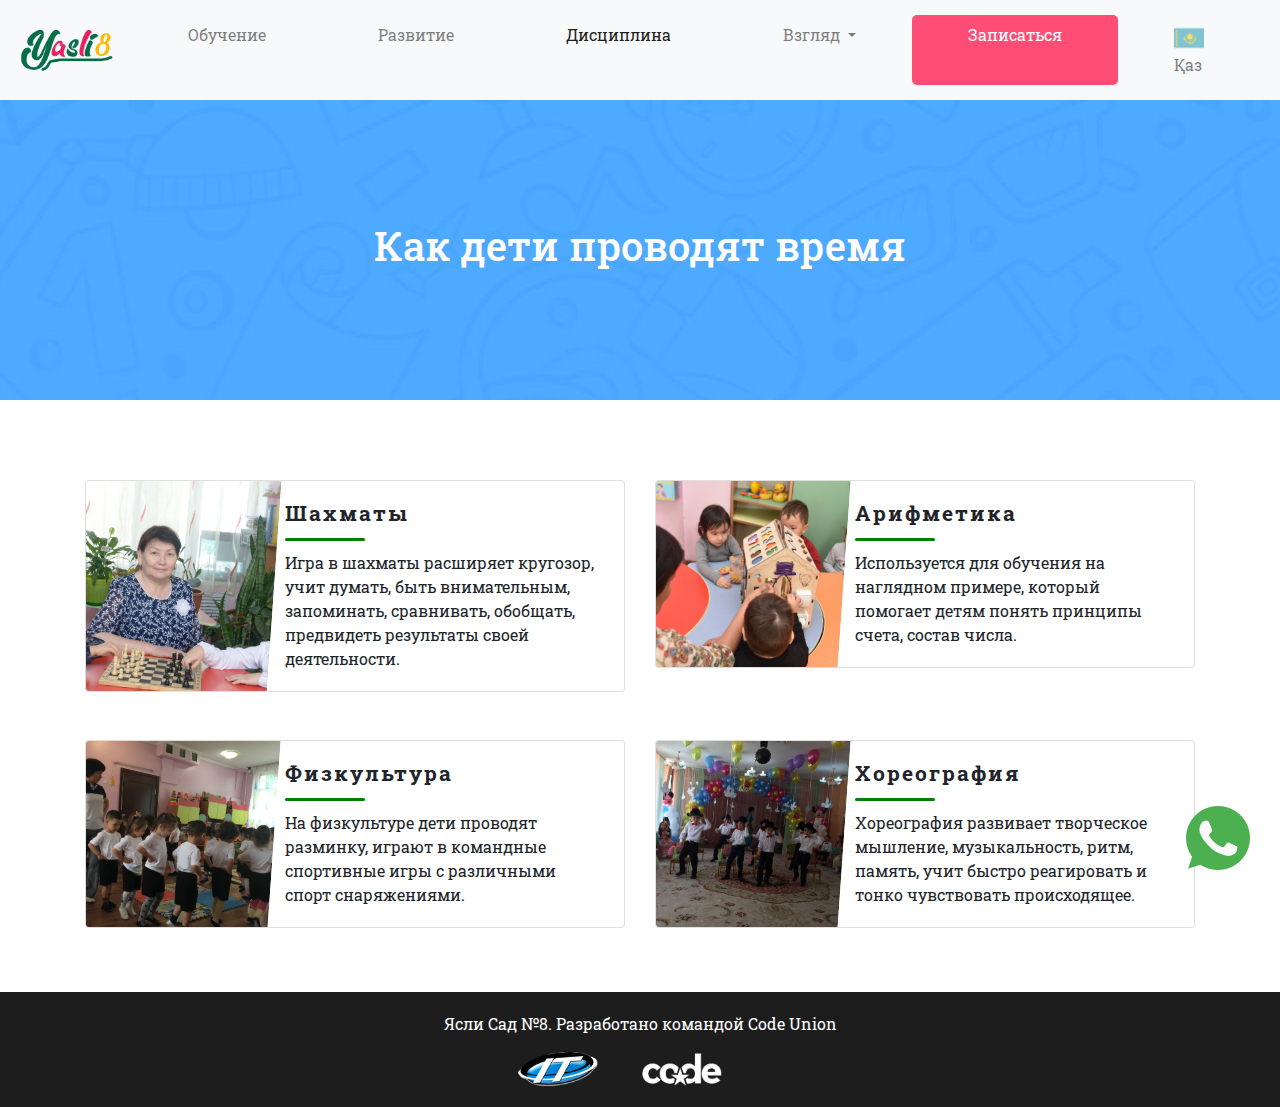
<file: ru/discipline.html>
<!DOCTYPE html>
<html lang="ru">

<head>
    <meta charset="UTF-8">
    <meta name="viewport" content="width=device-width, initial-scale=1, maximum-scale=1">
    <meta http-equiv="X-UA-Compatible" content="ie=edge">
    <title>Времяпровождение детей | Ясли-сад №8</title>
    <!-- css -->
    <link rel="stylesheet" href="https://stackpath.bootstrapcdn.com/bootstrap/4.4.1/css/bootstrap.min.css">
    <link rel="stylesheet" href="../style/animate.css">
    <link rel="stylesheet" href="../style/discipline.css">
    <link rel="stylesheet" href="../style/style.css">
</head>

<body>
    <script>
        const noScroll = () => {
            window.scroll(0, 0);
        }

        function loadData() {
            return new Promise((resolve, reject) => {
                window.addEventListener('scroll', noScroll);
                window.addEventListener('load',
                    () => resolve());
            })
        }

        loadData()
            .then(() => {
                let preloaderEl = document.getElementById('preloader');
                preloaderEl.classList.add('hidden');
                preloaderEl.classList.remove('visible');
                preloaderEl.style.backgroundImage = "none";
                window.removeEventListener('scroll', noScroll);
            }); 
    </script>


    <!-- preloader -->
    <div id="preloader" class="visible"></div>

    <a href="https://wa.me/77714125926" class="whatsapp-unique pulse">
        <img src="../images/whatsapp.png" alt="" width="64">
    </a>
    <!-- navbar start -->
    <nav id="navbar" class="navbar navbar-expand-xl navbar-light bg-light sticky-top">
        <a class="navbar-brand" href="index.html"><img src="../images/logo.png" width="100"></a>
        <button class="navbar-toggler" type="button" data-toggle="collapse" data-target="#navbarNavDropdown"
            aria-controls="navbarNavDropdown" aria-expanded="false" aria-label="Toggle navigation">
            <span class="navbar-toggler-icon"></span>
        </button>
        <div class="collapse navbar-collapse justify-content-center" id="navbarNavDropdown">
            <ul class="navbar-nav">
                <li class="nav-item">
                    <a class="nav-link" href="learning.html">Обучение</a>
                </li>
                <li class="nav-item">
                    <a class="nav-link" href="growth.html">Развитие</a>
                </li>
                <li class="nav-item active">
                    <a class="nav-link" href="#">Дисциплина</a>
                </li>
                <li class="nav-item dropdown">
                    <a class="nav-link dropdown-toggle" href="#" id="navbarDropdown" role="button"
                        data-toggle="dropdown" aria-haspopup="true" aria-expanded="false">
                        Взгляд
                    </a>
                    <div class="dropdown-menu" aria-labelledby="navbarDropdown">
                        <a class="dropdown-item" href="mind.html">Миссия</a>
                        <div class="dropdown-divider"></div>
                        <a class="dropdown-item" href="letter.html">Приветсвенное слово</a>
                    </div>
                </li>
                <li class="nav-item text-center" id="feedbackBtn">
                    <a class="nav-link" href="index.html">Записаться</a>
                </li>
                <li class="nav-item">
                    <a href="../kz/discipline.html" class="nav-link"><img class="mr-3"
                            src="../images/icons/kazakhstan.png" alt="" width="30">Қаз</a>
                </li>
            </ul>
        </div>
    </nav>
    <!-- navbar end -->

    <div class="main">
        <h1>Как дети проводят время</h1>
    </div>

    <!-- discipline start -->
    <section id="discipline">
        <div class="container">
            <div class="row">
                <div class="col-md-6">
                    <div class="card mb-3" style="max-width: 540px;">
                        <div class="row no-gutters">
                            <div class="col-md-4">
                                <img src="../images/gallery/photo21.jpg" class="card-img" alt="..." height="100%">
                            </div>
                            <div class="col-md-8">
                                <div class="card-body">
                                    <h5 class="card-title">Шахматы</h5>
                                    <div class="ux-line"></div>
                                    <p class="card-text">Игра в шахматы расширяет кругозор, учит думать, быть
                                        внимательным, запоминать, сравнивать, обобщать, предвидеть результаты своей
                                        деятельности.
                                    </p>
                                </div>
                            </div>
                        </div>
                    </div>
                </div>
                <div class="col-md-6">
                    <div class="card mb-3" style="max-width: 540px;">
                        <div class="row no-gutters">
                            <div class="col-md-4">
                                <img src="../images/gallery/photo12.JPG" class="card-img" alt="..." height="100%">
                            </div>
                            <div class="col-md-8">
                                <div class="card-body">
                                    <h5 class="card-title">Арифметика</h5>
                                    <div class="ux-line"></div>
                                    <p class="card-text">
                                        Используется для обучения на наглядном примере, который помогает детям понять
                                        принципы счета, состав числа.
                                    </p>
                                </div>
                            </div>
                        </div>
                    </div>
                </div>
                <div class="col-md-6">
                    <div class="card mb-3" style="max-width: 540px;">
                        <div class="row no-gutters">
                            <div class="col-md-4">
                                <img src="../images/gallery/photo1.jpg" class="card-img" alt="..." height="100%">
                            </div>
                            <div class="col-md-8">
                                <div class="card-body">
                                    <h5 class="card-title">Физкультура</h5>
                                    <div class="ux-line"></div>
                                    <p class="card-text">На физкультуре дети проводят разминку, играют в командные
                                        спортивные игры с различными спорт снаряжениями.</p>
                                </div>
                            </div>
                        </div>
                    </div>
                </div>
                <div class="col-md-6">
                    <div class="card mb-3" style="max-width: 540px;">
                        <div class="row no-gutters">
                            <div class="col-md-4">
                                <img src="../images/gallery/photo4.jpg" class="card-img" alt="..." height="100%">
                            </div>
                            <div class="col-md-8">
                                <div class="card-body">
                                    <h5 class="card-title">Хореография</h5>
                                    <div class="ux-line"></div>
                                    <p class="card-text">Хореография развивает творческое мышление, музыкальность, ритм,
                                        память, учит быстро реагировать и тонко чувствовать происходящее.</p>
                                </div>
                            </div>
                        </div>
                    </div>
                </div>
            </div>
        </div>
    </section>
    <!-- discilpine end -->

    <!-- footer start -->
    <footer class="text-center">
        <p>Ясли Сад №8. Разработано командой Code Union</p>
        <img src="../images/logo_intc.png" width="80" alt="">
        <img src="../images/logo_codeunion.jpg" width="80" alt="">
    </footer>
    <!-- footer end -->

    <!-- javascript -->
    <script src="https://code.jquery.com/jquery-3.4.1.slim.min.js"></script>
    <script src="https://cdn.jsdelivr.net/npm/popper.js@1.16.0/dist/umd/popper.min.js"></script>
    <script src="https://stackpath.bootstrapcdn.com/bootstrap/4.4.1/js/bootstrap.min.js"></script>

    <script>
        new WOW().init();
    </script>
</body>

</html>
</file>
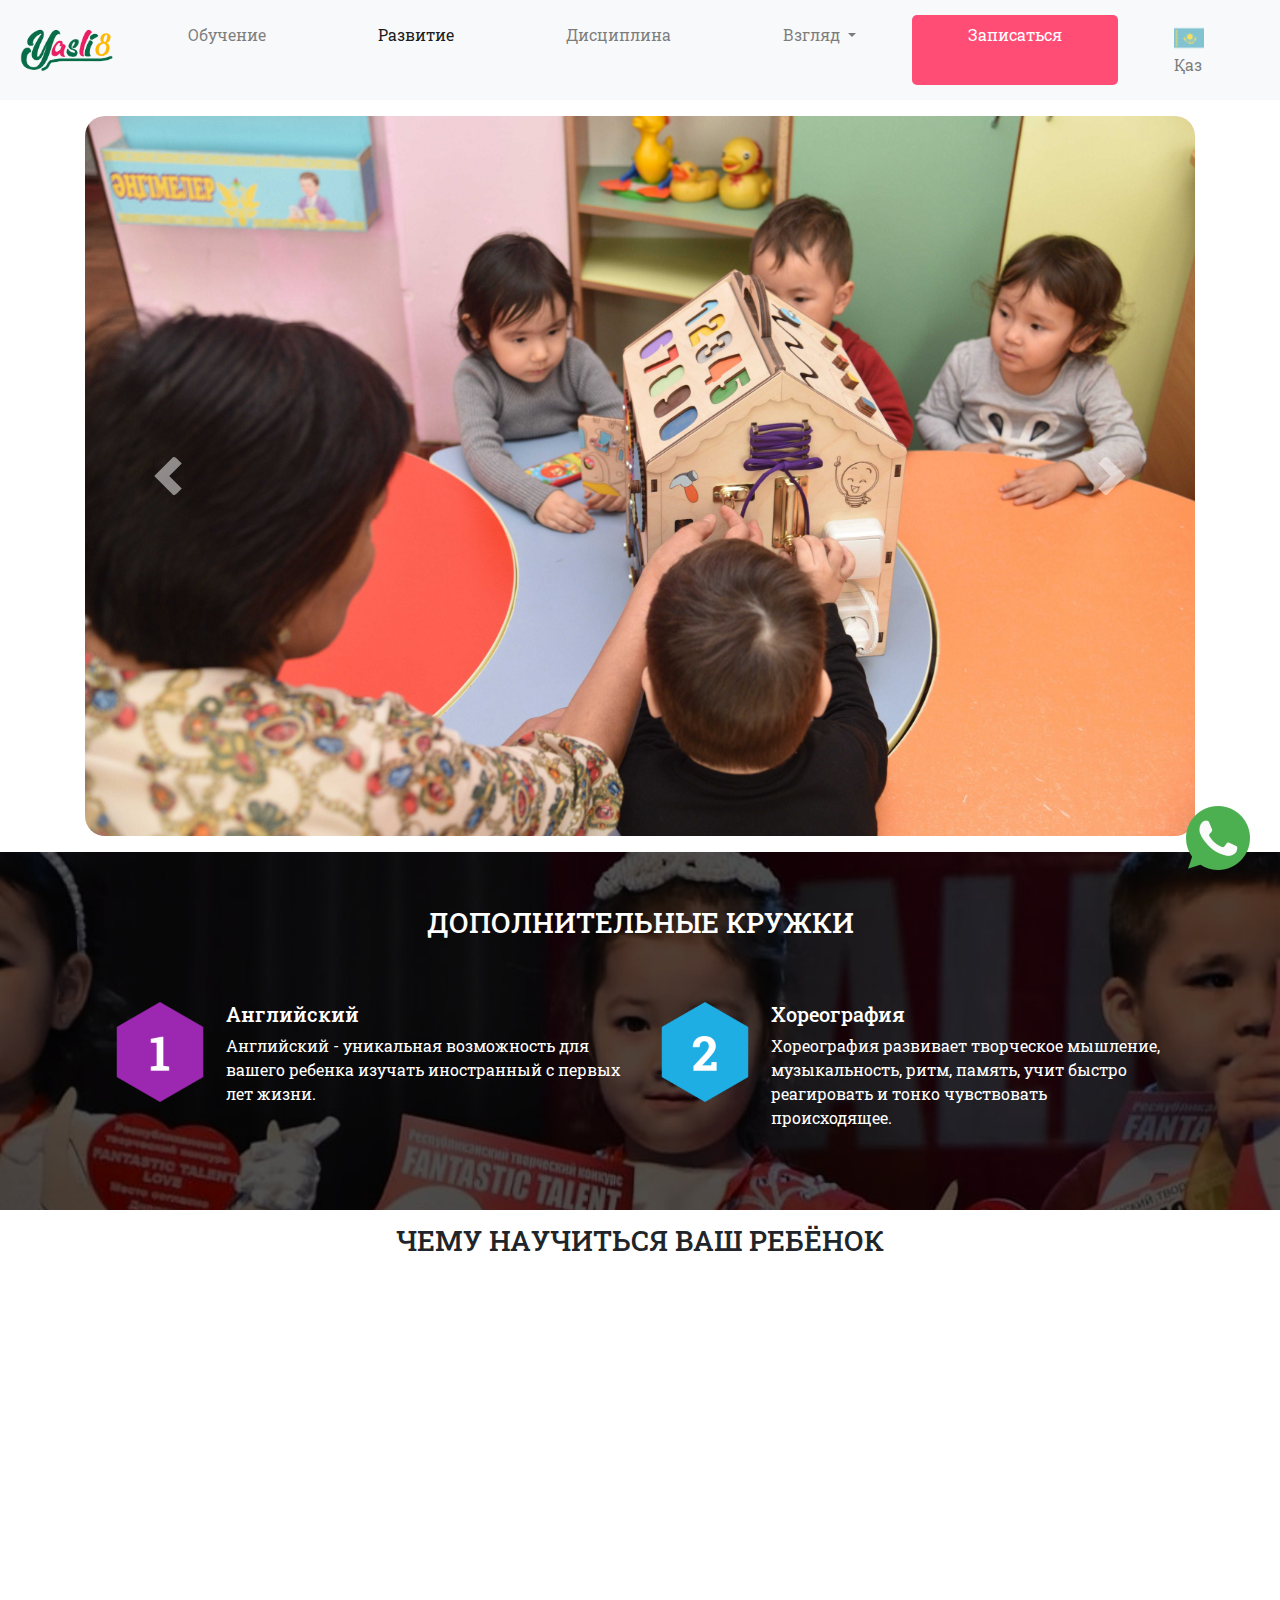
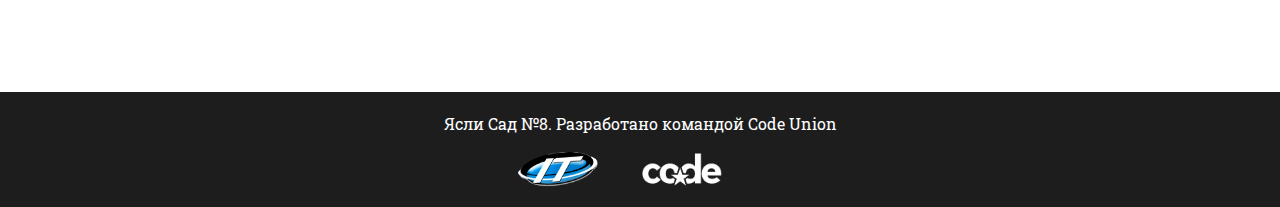
<file: ru/growth.html>
<!DOCTYPE html>
<html lang="ru">

<head>
    <meta charset="UTF-8">
    <meta name="viewport" content="width=device-width, initial-scale=1, maximum-scale=1">
    <meta http-equiv="X-UA-Compatible" content="ie=edge">
    <title>Дополнительные занятия | Ясли-сад №8</title>
    <!-- css -->
    <link rel="stylesheet" href="https://stackpath.bootstrapcdn.com/bootstrap/4.4.1/css/bootstrap.min.css">
    <link rel="stylesheet" href="../style/animate.css">
    <link rel="stylesheet" href="../style/growth.css">
    <link rel="stylesheet" href="../style/style.css">
</head>

<body>
    <script>
        const noScroll = () => {
            window.scroll(0, 0);
        }

        function loadData() {
            return new Promise((resolve, reject) => {
                window.addEventListener('scroll', noScroll);
                window.addEventListener('load',
                    () => resolve());
            })
        }

        loadData()
            .then(() => {
                let preloaderEl = document.getElementById('preloader');
                preloaderEl.classList.add('hidden');
                preloaderEl.classList.remove('visible');
                preloaderEl.style.backgroundImage = "none";
                window.removeEventListener('scroll', noScroll);
            });
    </script>


    <!-- preloader -->
    <div id="preloader" class="visible"></div>

    <a href="https://wa.me/77714125926" class="whatsapp-unique pulse">
        <img src="../images/whatsapp.png" alt="" width="64">
    </a>
    <!-- navbar start -->
    <nav id="navbar" class="navbar navbar-expand-xl navbar-light bg-light sticky-top">
        <a class="navbar-brand" href="index.html"><img src="../images/logo.png" width="100"></a>
        <button class="navbar-toggler" type="button" data-toggle="collapse" data-target="#navbarNavDropdown"
            aria-controls="navbarNavDropdown" aria-expanded="false" aria-label="Toggle navigation">
            <span class="navbar-toggler-icon"></span>
        </button>
        <div class="collapse navbar-collapse justify-content-center" id="navbarNavDropdown">
            <ul class="navbar-nav">
                <li class="nav-item">
                    <a class="nav-link" href="learning.html">Обучение</a>
                </li>
                <li class="nav-item active">
                    <a class="nav-link" href="#">Развитие</a>
                </li>
                <li class="nav-item">
                    <a class="nav-link" href="discipline.html">Дисциплина</a>
                </li>
                <li class="nav-item dropdown">
                    <a class="nav-link dropdown-toggle" href="#" id="navbarDropdown" role="button"
                        data-toggle="dropdown" aria-haspopup="true" aria-expanded="false">
                        Взгляд
                    </a>
                    <div class="dropdown-menu" aria-labelledby="navbarDropdown">
                        <a class="dropdown-item" href="mind.html">Миссия</a>
                        <div class="dropdown-divider"></div>
                        <a class="dropdown-item" href="letter.html">Приветсвенное слово</a>
                    </div>
                </li>
                <li class="nav-item text-center" id="feedbackBtn">
                    <a class="nav-link" href="index.html">Записаться</a>
                </li>
                <li class="nav-item">
                    <a href="../kz/growth.html" class="nav-link"><img class="mr-3" src="../images/icons/kazakhstan.png"
                            alt="" width="30">Қаз</a>
                </li>
            </ul>
        </div>
    </nav>
    <!-- navbar end -->

    <!-- slideshow start -->
    <section id="gallery">
        <div class="container">
            <div id="carouselExampleFade" class="carousel slide carousel-fade" data-ride="carousel">
                <div class="carousel-inner">
                    <div class="carousel-item">
                        <img src="../images/gallery/photo21.jpg" class="d-block w-100" alt="...">
                    </div>
                    <div class="carousel-item active">
                        <img src="../images/gallery/photo12.JPG" class="d-block w-100" alt="...">
                    </div>
                    <div class="carousel-item">
                        <img src="../images/gallery/photo19.JPG" class="d-block w-100" alt="...">
                    </div>
                </div>
                <a class="carousel-control-prev" href="#carouselExampleFade" role="button" data-slide="prev">
                    <span class="carousel-control-prev-icon" aria-hidden="true"></span>
                    <span class="sr-only">Previous</span>
                </a>
                <a class="carousel-control-next" href="#carouselExampleFade" role="button" data-slide="next">
                    <span class="carousel-control-next-icon" aria-hidden="true"></span>
                    <span class="sr-only">Next</span>
                </a>
            </div>
        </div>
    </section>
    <!-- slideshow end -->

    <section class="container-fluid courses fadeInUp" data-wow-duration="0.5s" data-wow-delay="0.5s">
        <div class="container">
            <h3 class="text-center">Дополнительные кружки</h3>
            <div class="row pt-5">
                <div class="col-lg-6 pb-5">
                    <div class="row no-gutters rounded overflow-hidden position-relative">
                        <div class="col-auto">
                            <img src="../images/numbers/1.png" alt="" width="100px">
                        </div>
                        <div class="col pl-3">
                            <h5>Английский</h5>
                            <p class="muted">
                                Английский - уникальная возможность для вашего ребенка изучать иностранный с первых лет жизни.
                            </p>
                        </div>
                    </div>
                </div>
                <div class="col-lg-6">
                    <div class="row no-gutters rounded overflow-hidden position-relative">
                        <div class="col-auto">
                            <img src="../images/numbers/2.png" alt="" width="100px">
                        </div>
                        <div class="col pl-3">
                            <h5>Хореография</h5>
                            <p class="muted">
                                Хореография развивает творческое мышление, музыкальность, ритм, память, учит быстро реагировать и тонко чувствовать происходящее.
                            </p>
                        </div>
                    </div>
                </div>
            </div>
        </div>
    </section>

    <h3 class="text-center">Чему научиться ваш ребёнок</h3>

    <section class="pb-5">
        <div class="container">
            <div class="row wow fadeInUp" data-wow-duration="0.5s" data-wow-delay="0.5s">
                <div class="col-md-6 text-center">
                    <img src="../images/dance illustration.png" width="80%" alt="Детский сад">
                </div>
                <div class="col-md-6">
                    <ul class="nav nav-pills m-3 justify-content-center" id="pills-tab" role="tablist p-3">
                        <li class="nav-item">
                            <a class="nav-link active" id="pills-home-tab" data-toggle="pill" href="#pills-home"
                                role="tab" aria-controls="pills-home" aria-selected="true">Английский</a>
                        </li>
                        <li class="nav-item">
                            <a class="nav-link" id="pills-profile-tab" data-toggle="pill" href="#pills-profile"
                                role="tab" aria-controls="pills-profile" aria-selected="false">Хореография</a>
                        </li>
                    </ul>
                    <h3 style="text-transform: none;"></h3>
                    <div class="tab-content" id="pills-tabContent">
                        <div class="tab-pane fade show active" id="pills-home" role="tabpanel"
                            aria-labelledby="pills-home-tab">
                            Развитие уже в раннем возрасте речи, чтения и умение писать на английском. Обучение
                            элементарным и базовым знанием в английском заложит не только хорошую память, но и крепкий
                            фундамент для изучения других языков в будущем.
                        </div>
                        <div class="tab-pane fade" id="pills-profile" role="tabpanel"
                            aria-labelledby="pills-profile-tab">
                            Чтобы ребёнок не был скованным и был всегда в хорошем настроении и активный, необходимо
                            поддерживать его тонусе. Для этого хорошо подходят танцы.
                        </div>
                    </div>
                </div>
            </div>
        </div>
    </section>

    <!-- footer start -->
    <footer class="text-center">
        <p>Ясли Сад №8. Разработано командой Code Union</p>
        <img src="../images/logo_intc.png" width="80" alt="">
        <img src="../images/logo_codeunion.jpg" width="80" alt="">
    </footer>
    <!-- footer end -->

    <!-- javascript -->
    <script src="https://code.jquery.com/jquery-3.4.1.min.js"></script>
    <script src="https://cdn.jsdelivr.net/npm/popper.js@1.16.0/dist/umd/popper.min.js"></script>
    <script src="https://stackpath.bootstrapcdn.com/bootstrap/4.4.1/js/bootstrap.min.js"></script>
    <script src="https://cdnjs.cloudflare.com/ajax/libs/wow/1.1.2/wow.min.js"></script>

    <script>
        new WOW().init();
    </script>
</body>

</html>
</file>
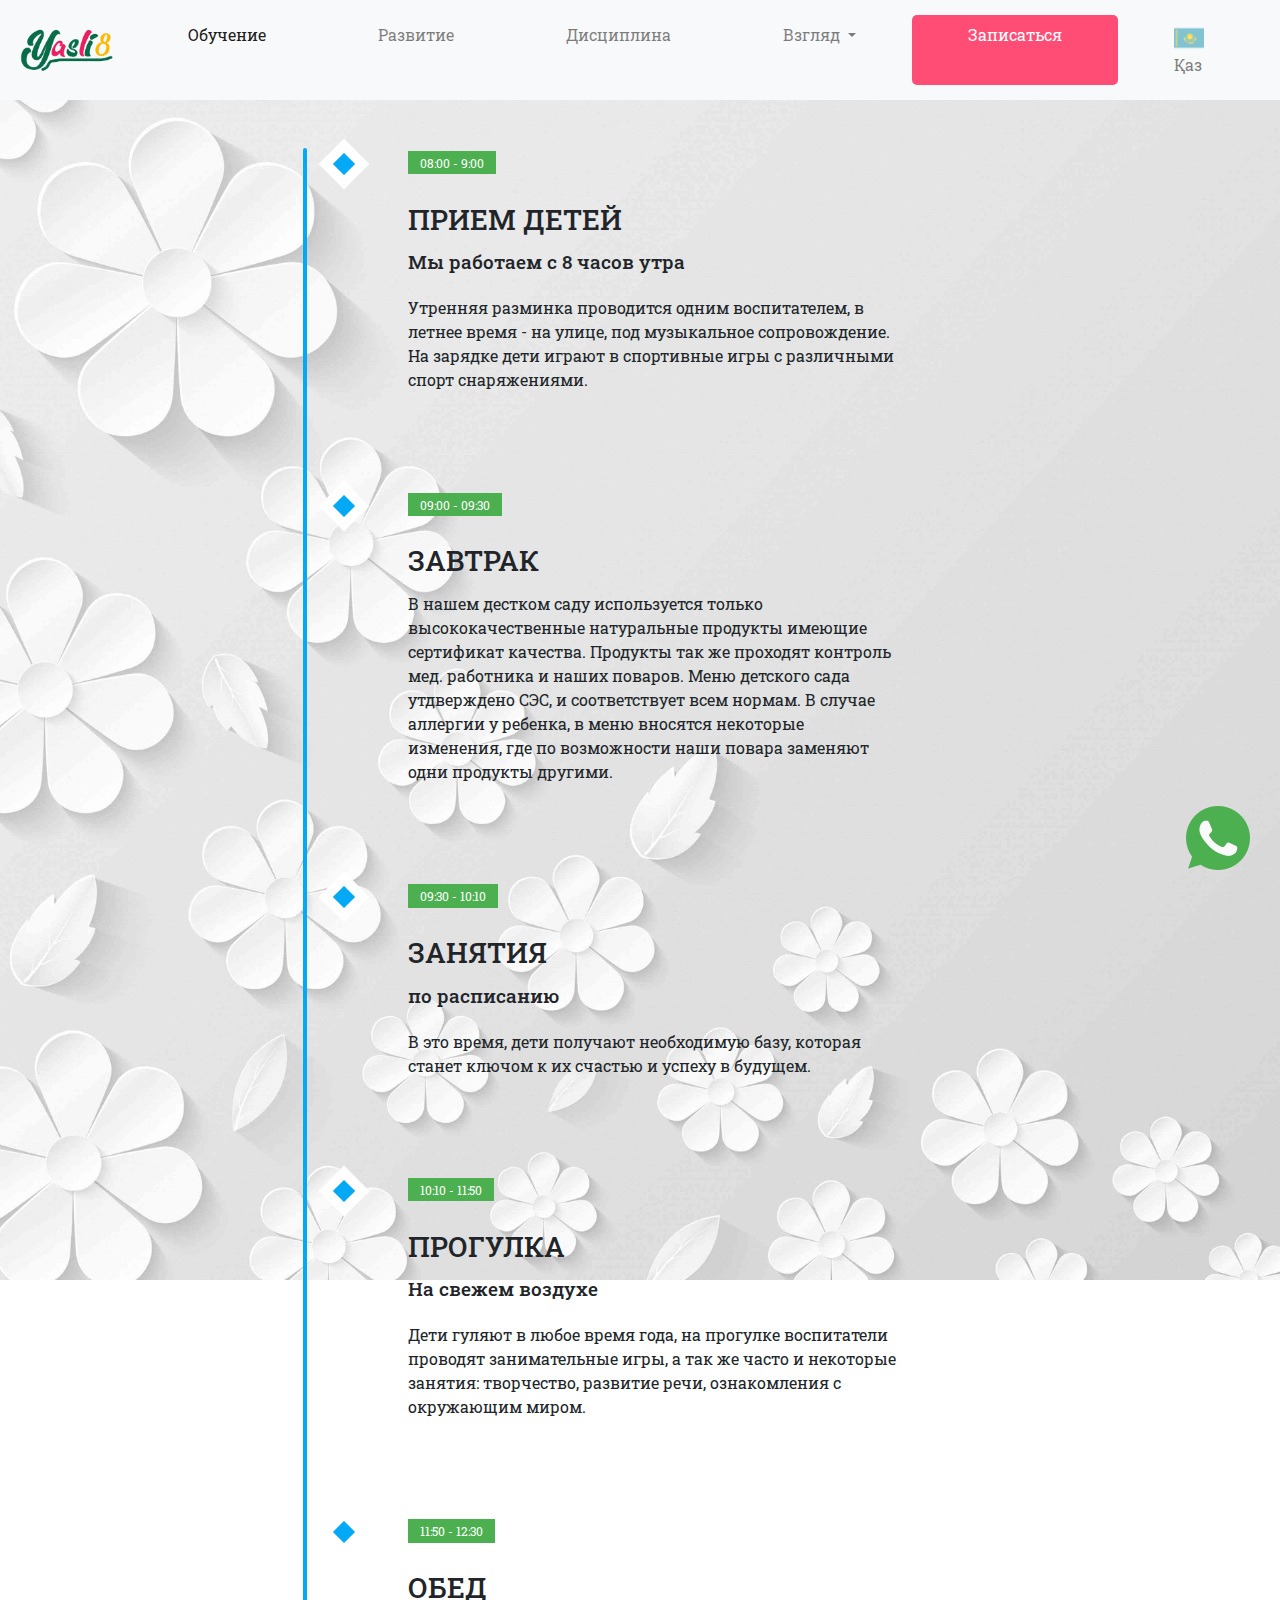
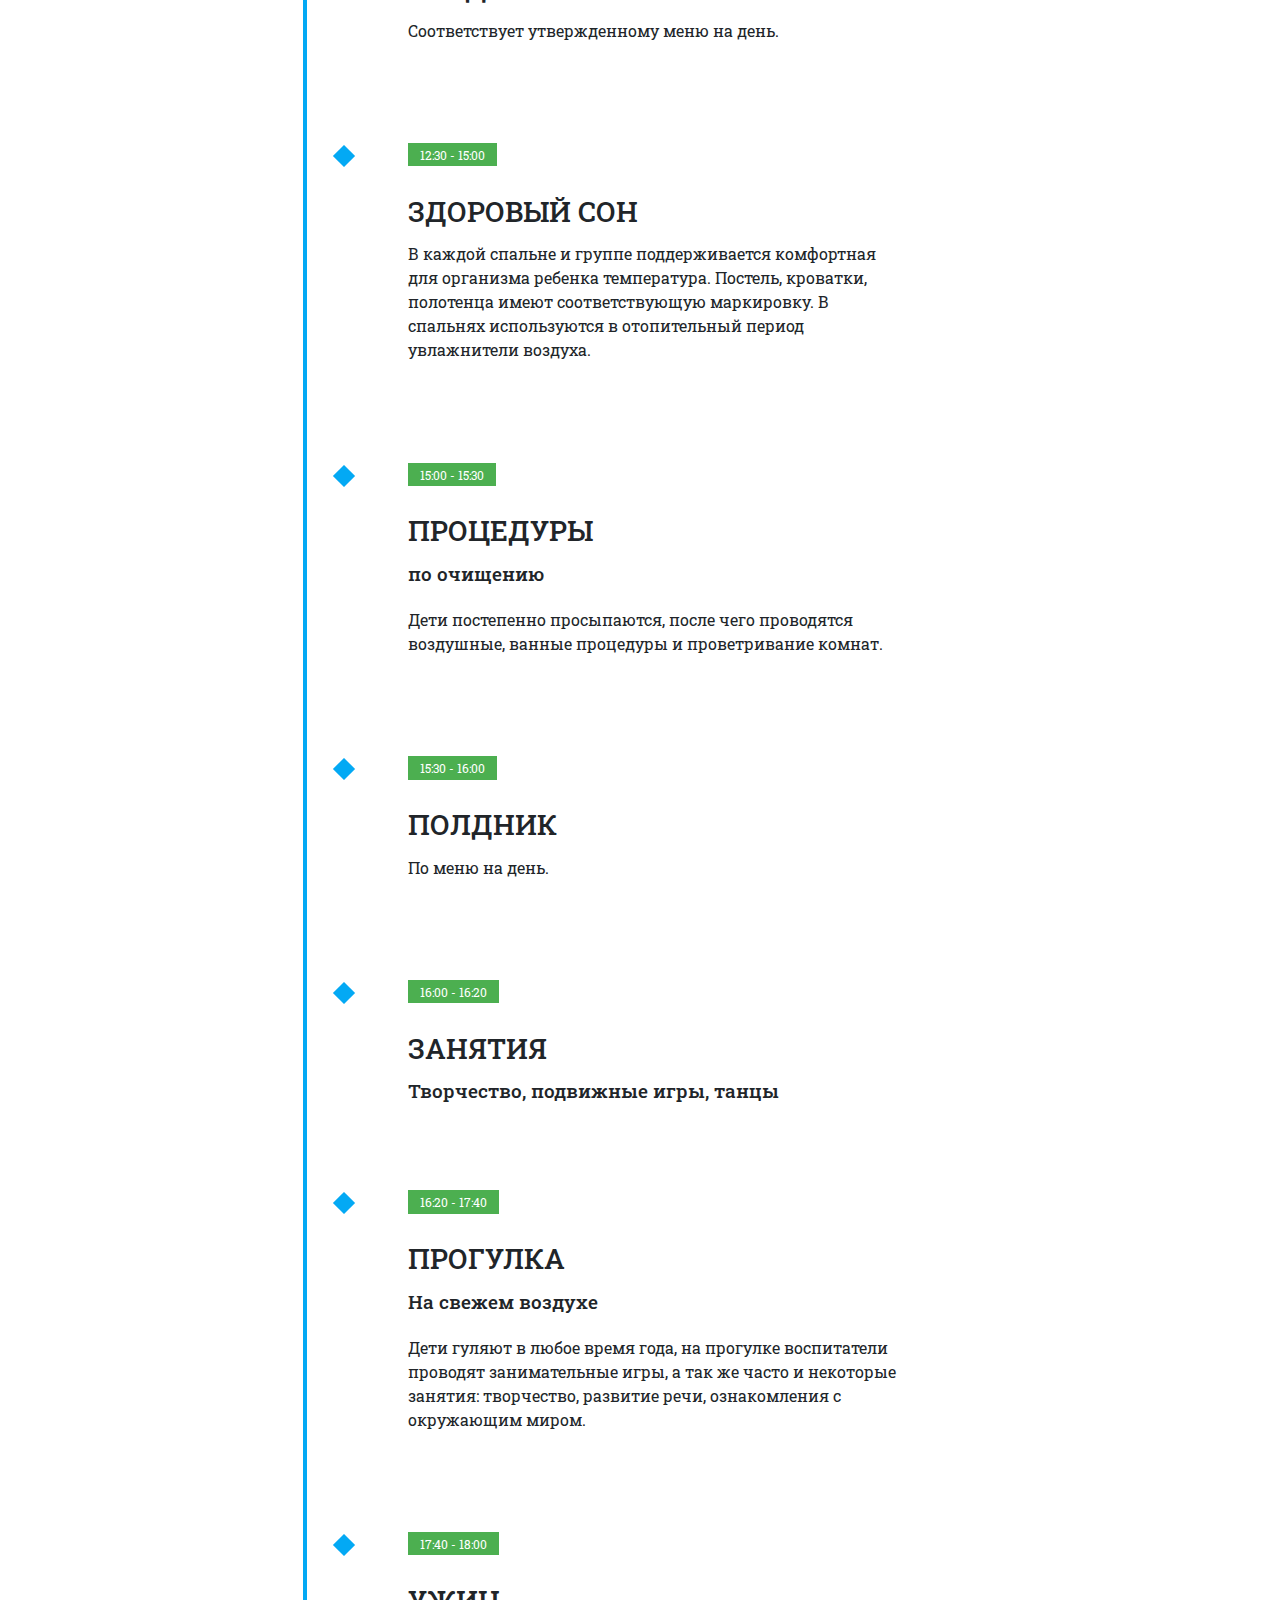
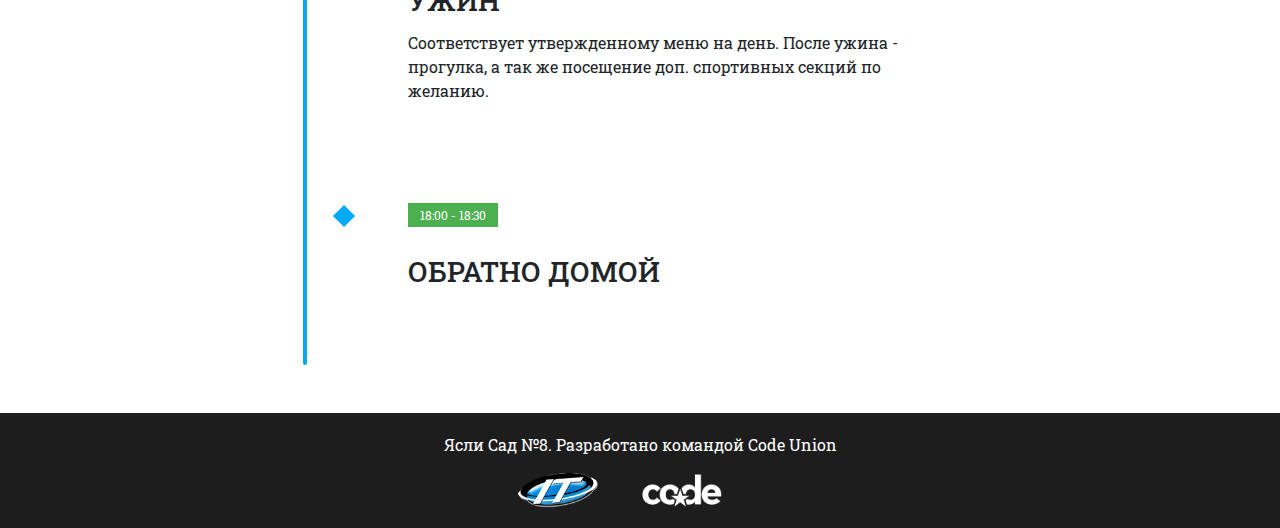
<file: ru/learning.html>
<!DOCTYPE html>
<html lang="ru">

<head>
    <meta charset="UTF-8">
    <meta name="viewport" content="width=device-width, initial-scale=1, maximum-scale=1">
    <meta http-equiv="X-UA-Compatible" content="ie=edge">
    <title>График работы Детского Сада</title>
    <!-- css -->
    <link rel="stylesheet" href="https://stackpath.bootstrapcdn.com/bootstrap/4.4.1/css/bootstrap.min.css">
    <link rel="stylesheet" href="../style/animate.css">
    <link rel="stylesheet" href="../style/learning.css">
    <link rel="stylesheet" href="../style/style.css">
</head>

<body>
    <script>
        const noScroll = () => {
            window.scroll(0, 0);
        }

        function loadData() {
            return new Promise((resolve, reject) => {
                window.addEventListener('scroll', noScroll);
                window.addEventListener('load',
                    () => resolve());
            })
        }

        loadData()
            .then(() => {
                let preloaderEl = document.getElementById('preloader');
                preloaderEl.classList.add('hidden');
                preloaderEl.classList.remove('visible');
                preloaderEl.style.backgroundImage = "none";
                window.removeEventListener('scroll', noScroll);
            }); 
    </script>


    <!-- preloader -->
    <div id="preloader" class="visible"></div>

    <a href="https://wa.me/77714125926" class="whatsapp-unique pulse">
        <img src="../images/whatsapp.png" alt="" width="64">
    </a>
    <!-- navbar start -->
    <nav id="navbar" class="navbar navbar-expand-xl navbar-light bg-light sticky-top">
        <a class="navbar-brand" href="index.html"><img src="../images/logo.png" width="100"></a>
        <button class="navbar-toggler" type="button" data-toggle="collapse" data-target="#navbarNavDropdown"
            aria-controls="navbarNavDropdown" aria-expanded="false" aria-label="Toggle navigation">
            <span class="navbar-toggler-icon"></span>
        </button>
        <div class="collapse navbar-collapse justify-content-center" id="navbarNavDropdown">
            <ul class="navbar-nav">
                <li class="nav-item active">
                    <a class="nav-link" href="#">Обучение</a>
                </li>
                <li class="nav-item">
                    <a class="nav-link" href="growth.html">Развитие</a>
                </li>
                <li class="nav-item">
                    <a class="nav-link" href="discipline.html">Дисциплина</a>
                </li>
                <li class="nav-item dropdown">
                    <a class="nav-link dropdown-toggle" href="#" id="navbarDropdown" role="button"
                        data-toggle="dropdown" aria-haspopup="true" aria-expanded="false">
                        Взгляд
                    </a>
                    <div class="dropdown-menu" aria-labelledby="navbarDropdown">
                        <a class="dropdown-item" href="mind.html">Миссия</a>
                        <div class="dropdown-divider"></div>
                        <a class="dropdown-item" href="letter.html">Приветсвенное слово</a>
                    </div>
                </li>
                <li class="nav-item text-center" id="feedbackBtn">
                    <a class="nav-link" href="index.html">Записаться</a>
                </li>
                <li class="nav-item">
                    <a href="../kz/learning.html" class="nav-link"><img class="mr-3" src="../images/icons/kazakhstan.png"
                            alt="" width="30">Қаз</a>
                </li>
            </ul>
        </div>
    </nav>
    <!-- navbar end -->

    <!-- timeline start -->
    <ul class="timeline">
        <li class="timeline-event">
            <label class="timeline-event-icon"></label>
            <div class="timeline-event-copy">
                <p class="timeline-event-thumbnail">08:00 - 9:00</p>
                <h3>Прием детей</h3>
                <h4>Мы работаем с 8 часов утра</h4>
                <p>
                    Утренняя разминка проводится одним воспитателем, в летнее время - на улице, под музыкальное
                    сопровождение. На зарядке
                    дети играют в спортивные игры с различными спорт снаряжениями.
                </p>
            </div>
        </li>
        <li class="timeline-event">
            <label class="timeline-event-icon"></label>
            <div class="timeline-event-copy">
                <p class="timeline-event-thumbnail">09:00 - 09:30</p>
                <h3>Завтрак</h3>
                <p>
                    В нашем дестком саду используется только высококачественные натуральные продукты имеющие сертификат
                    качества. Продукты так же проходят контроль мед. работника и наших поваров. Меню детского сада
                    утдверждено СЭС, и соответствует всем нормам. В случае аллергии у ребенка, в меню вносятся некоторые
                    изменения, где по возможности наши повара заменяют одни продукты другими.
                </p>
            </div>
        </li>
        <li class="timeline-event">
            <label class="timeline-event-icon"></label>
            <div class="timeline-event-copy">
                <p class="timeline-event-thumbnail">09:30 - 10:10</p>
                <h3>Занятия</h3>
                <h4>по расписанию</h4>
                <p>
                    В это время, дети получают необходимую базу, которая станет ключом к их счастью и успеху в будущем.
                </p>
            </div>
        </li>
        <li class="timeline-event">
            <label class="timeline-event-icon"></label>
            <div class="timeline-event-copy">
                <p class="timeline-event-thumbnail">10:10 - 11:50</p>
                <h3>Прогулка</h3>
                <h4>На свежем воздухе</h4>
                <p>
                    Дети гуляют в любое время года, на прогулке воспитатели проводят занимательные игры, а так же часто
                    и некоторые занятия: творчество, развитие речи, ознакомления с окружающим миром.
                </p>
            </div>
        </li>
        <li class="timeline-event">
            <label class="timeline-event-icon"></label>
            <div class="timeline-event-copy">
                <p class="timeline-event-thumbnail">11:50 - 12:30</p>
                <h3>Обед</h3>
                <p>
                    Соответствует утвержденному меню на день.
                </p>
            </div>
        </li>
        <li class="timeline-event">
            <label class="timeline-event-icon"></label>
            <div class="timeline-event-copy">
                <p class="timeline-event-thumbnail">12:30 - 15:00</p>
                <h3>Здоровый сон</h3>
                <p>
                    В каждой спальне и группе поддерживается комфортная для организма ребенка температура. Постель,
                    кроватки, полотенца имеют соответствующую маркировку. В спальнях используются в отопительный период
                    увлажнители воздуха.
                </p>
            </div>
        </li>
        <li class="timeline-event">
            <label class="timeline-event-icon"></label>
            <div class="timeline-event-copy">
                <p class="timeline-event-thumbnail">15:00 - 15:30</p>
                <h3>Процедуры</h3>
                <h4>по очищению</h4>
                <p>
                    Дети постепенно просыпаются, после чего проводятся воздушные, ванные процедуры и проветривание
                    комнат.
                </p>
            </div>
        </li>
        <li class="timeline-event">
            <label class="timeline-event-icon"></label>
            <div class="timeline-event-copy">
                <p class="timeline-event-thumbnail">15:30 - 16:00</p>
                <h3>Полдник</h3>
                <p>
                    По меню на день.
                </p>
            </div>
        </li>
        <li class="timeline-event">
            <label class="timeline-event-icon"></label>
            <div class="timeline-event-copy">
                <p class="timeline-event-thumbnail">16:00 - 16:20</p>
                <h3>Занятия</h3>
                <h4>Творчество, подвижные игры, танцы</h4>
            </div>
        </li>
        <li class="timeline-event">
            <label class="timeline-event-icon"></label>
            <div class="timeline-event-copy">
                <p class="timeline-event-thumbnail">16:20 - 17:40</p>
                <h3>Прогулка</h3>
                <h4>На свежем воздухе</h4>
                <p>
                    Дети гуляют в любое время года, на прогулке воспитатели проводят занимательные игры, а так же часто
                    и некоторые занятия: творчество, развитие речи, ознакомления с окружающим миром.
                </p>
            </div>
        </li>
        <li class="timeline-event">
            <label class="timeline-event-icon"></label>
            <div class="timeline-event-copy">
                <p class="timeline-event-thumbnail">17:40 - 18:00</p>
                <h3>Ужин</h3>
                <p>
                    Соответствует утвержденному меню на день. После ужина - прогулка, а так же посещение доп. спортивных
                    секций по желанию.
                </p>
            </div>
        </li>
        <li class="timeline-event">
            <label class="timeline-event-icon"></label>
            <div class="timeline-event-copy">
                <p class="timeline-event-thumbnail">18:00 - 18:30</p>
                <h3>Обратно домой</h3>
            </div>
        </li>
    </ul>
    <!-- timeline end -->

    <!-- footer start -->
    <footer class="text-center">
        <p>Ясли Сад №8. Разработано командой Code Union</p>
        <img src="../images/logo_intc.png" width="80" alt="">
        <img src="../images/logo_codeunion.jpg" width="80" alt="">
    </footer>
    <!-- footer end -->

    <!-- javascript -->
    <script src="https://code.jquery.com/jquery-3.4.1.min.js"></script>
    <script src="https://cdn.jsdelivr.net/npm/popper.js@1.16.0/dist/umd/popper.min.js"></script>
    <script src="https://stackpath.bootstrapcdn.com/bootstrap/4.4.1/js/bootstrap.min.js"></script>
    <script src="https://cdnjs.cloudflare.com/ajax/libs/wow/1.1.2/wow.min.js"></script>

    <script>
        new WOW().init();
    </script>
</body>

</html>
</file>
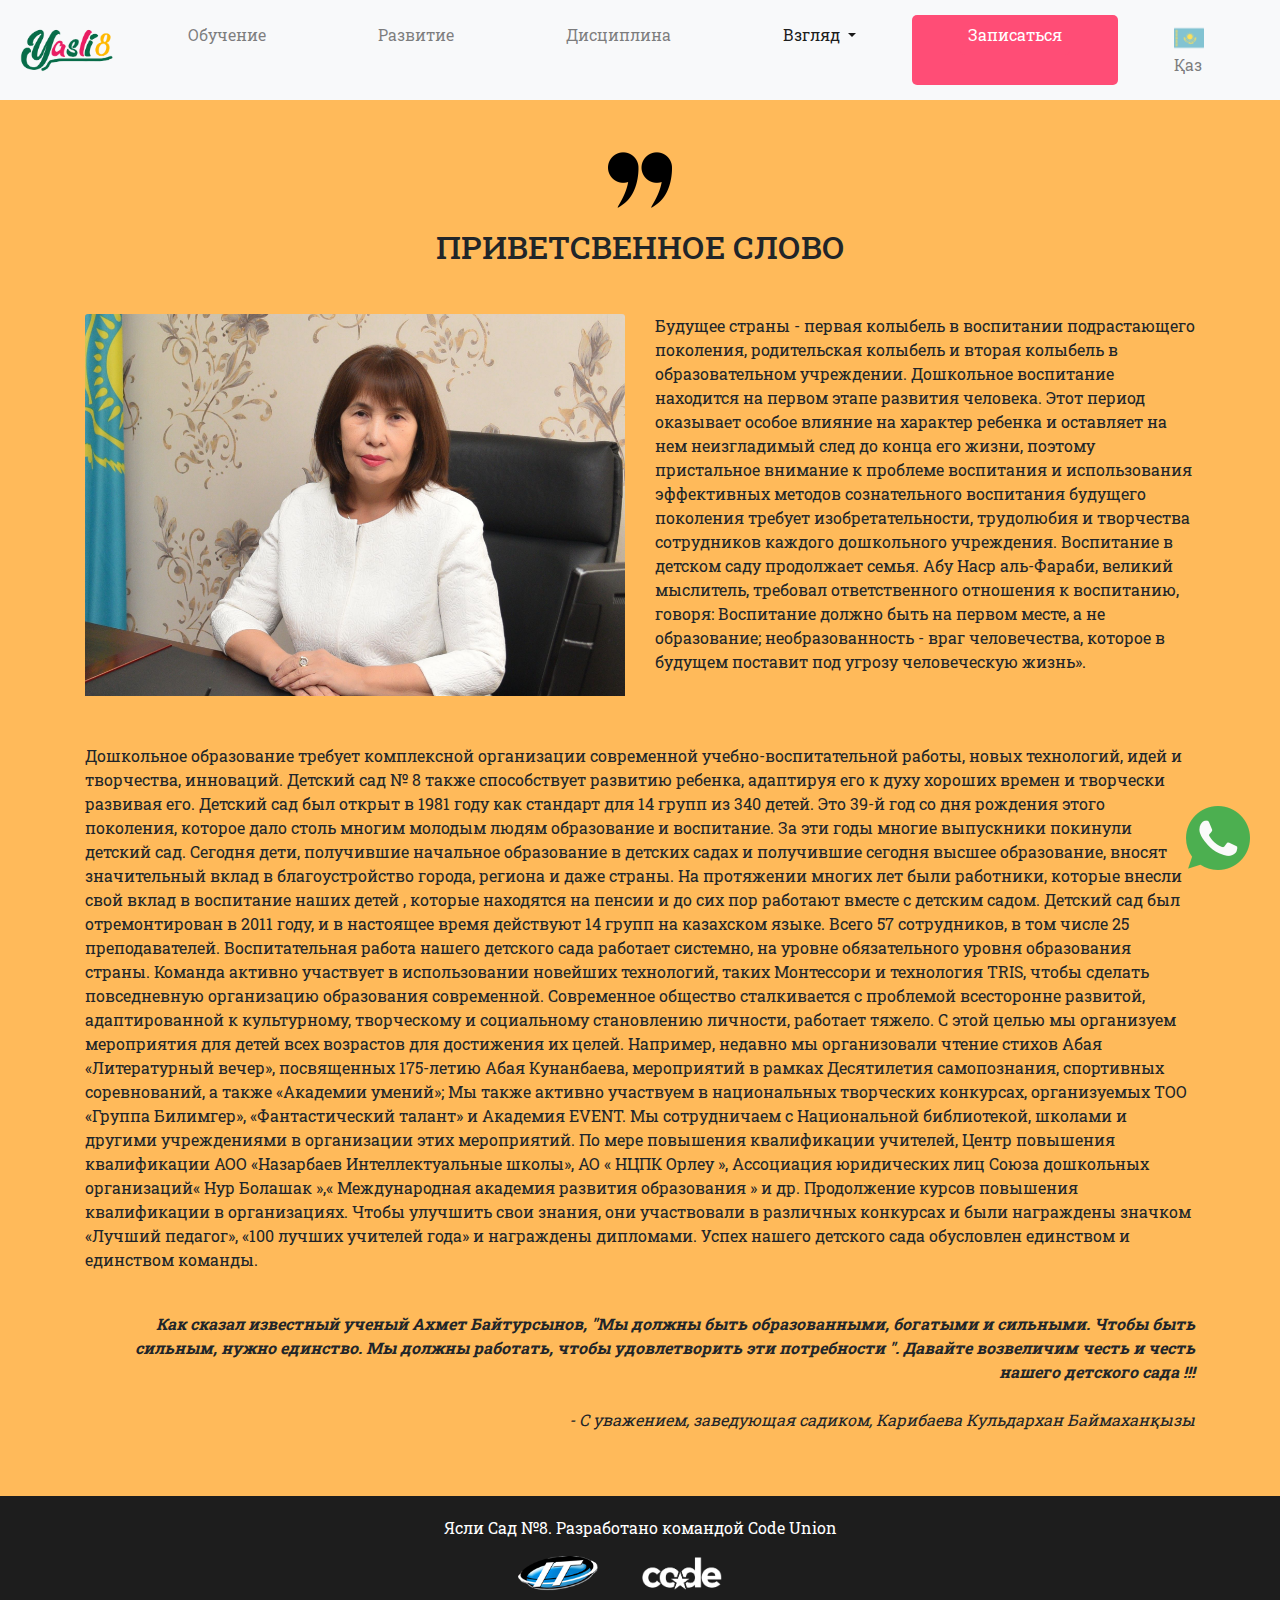
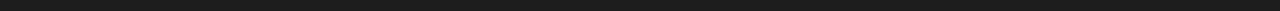
<file: ru/letter.html>
<!DOCTYPE html>
<html lang="kz">

<head>
    <meta charset="UTF-8">
    <meta name="viewport" content="width=device-width, initial-scale=1, maximum-scale=1">
    <meta http-equiv="X-UA-Compatible" content="ie=edge">
    <title>Приветсвенное слово | Ясли-сад №8</title>
    <!-- css -->
    <link rel="stylesheet" href="https://stackpath.bootstrapcdn.com/bootstrap/4.4.1/css/bootstrap.min.css">
    <link rel="stylesheet" href="../style/animate.css">
    <link rel="stylesheet" href="../style/mind.css">
    <link rel="stylesheet" href="../style/style.css">
</head>

<body>
    <script>
        const noScroll = () => {
            window.scroll(0, 0);
        }

        function loadData() {
            return new Promise((resolve, reject) => {
                window.addEventListener('scroll', noScroll);
                window.addEventListener('load',
                    () => resolve());
            })
        }

        loadData()
            .then(() => {
                let preloaderEl = document.getElementById('preloader');
                preloaderEl.classList.add('hidden');
                preloaderEl.classList.remove('visible');
                preloaderEl.style.backgroundImage = "none";
                window.removeEventListener('scroll', noScroll);
            });
    </script>

    <div id="preloader" class="visible"></div>

    <a href="https://wa.me/77714125926" class="whatsapp-unique pulse">
        <img src="../images/whatsapp.png" alt="" width="64">
    </a>

    <!-- nav start -->
    <nav id="navbar" class="navbar navbar-expand-xl navbar-light bg-light sticky-top">
        <a class="navbar-brand" href="index.html"><img src="../images/logo.png" width="100"></a>
        <button class="navbar-toggler" type="button" data-toggle="collapse" data-target="#navbarNavDropdown"
            aria-controls="navbarNavDropdown" aria-expanded="false" aria-label="Toggle navigation">
            <span class="navbar-toggler-icon"></span>
        </button>
        <div class="collapse navbar-collapse justify-content-center" id="navbarNavDropdown">
            <ul class="navbar-nav">
                <li class="nav-item">
                    <a class="nav-link" href="learning.html">Обучение</a>
                </li>
                <li class="nav-item">
                    <a class="nav-link" href="growth.html">Развитие</a>
                </li>
                <li class="nav-item">
                    <a class="nav-link" href="discipline.html">Дисциплина</a>
                </li>
                <li class="nav-item dropdown">
                    <a class="nav-link active dropdown-toggle" href="#" id="navbarDropdown" role="button"
                        data-toggle="dropdown" aria-haspopup="true" aria-expanded="false">
                        Взгляд
                    </a>
                    <div class="dropdown-menu" aria-labelledby="navbarDropdown">
                        <a class="dropdown-item" href="mind.html">Миссия</a>
                        <div class="dropdown-divider"></div>
                        <a class="dropdown-item" href="#">Приветсвенное слово</a>
                    </div>
                </li>
                <li class="nav-item text-center" id="feedbackBtn">
                    <a class="nav-link" href="index.html">Записаться</a>
                </li>
                <li class="nav-item">
                    <a href="../kz/letter.html" class="nav-link"><img class="mr-3" src="../images/icons/kazakhstan.png"
                            alt="" width="30">Қаз</a>
                </li>
            </ul>
        </div>
    </nav>
    <!-- nav end -->

    <!-- welcome start -->
    <div class="welcome">
        <div class="container pt-5 pb-5">
            <img src="../images/quote.png" alt="" width="64">
            <h2>Приветсвенное слово</h2>
            <div class="row mt-5" data-wow-duration="1s" data-wow-delay="1s">
                <div class="col-md-6 wow fadeInUp">
                    <img src="../images/team/Карибаева Кульдархан.JPG" alt="" class="card-img-top">
                </div>
                <div class="col-md-6 wow fadeInDown">
                    <p>
                        Будущее страны - первая колыбель в воспитании подрастающего поколения, родительская колыбель и
                        вторая колыбель в образовательном учреждении. Дошкольное воспитание находится на первом этапе
                        развития человека. Этот период оказывает особое влияние на характер ребенка и оставляет на нем
                        неизгладимый след до конца его жизни, поэтому пристальное внимание к проблеме воспитания и
                        использования эффективных методов сознательного воспитания будущего поколения требует
                        изобретательности, трудолюбия и творчества сотрудников каждого дошкольного
                        учреждения. Воспитание в детском саду продолжает семья. Абу Наср аль-Фараби, великий
                        мыслитель, требовал ответственного отношения к воспитанию, говоря: Воспитание должно быть на
                        первом месте, а не образование; необразованность - враг человечества, которое в
                        будущем поставит под угрозу человеческую жизнь».
                    </p>
                </div>
                <div class="col-md-12 mt-5 wow fadeInUp">
                    <p>
                        Дошкольное образование требует комплексной
                        организации современной учебно-воспитательной работы, новых технологий, идей и творчества,
                        инноваций. Детский сад № 8 также способствует развитию ребенка, адаптируя его
                        к духу хороших времен и творчески развивая его. Детский сад был открыт в 1981 году как стандарт
                        для 14 групп из 340 детей. Это 39-й год со дня рождения этого поколения, которое дало столь
                        многим молодым людям образование и воспитание. За эти годы многие выпускники покинули детский
                        сад. Сегодня дети, получившие начальное образование в детских садах и получившие сегодня высшее
                        образование, вносят значительный вклад в благоустройство города, региона и даже страны. На
                        протяжении многих лет были работники, которые внесли свой вклад в воспитание наших детей
                        , которые находятся на пенсии и до сих пор работают вместе с детским садом.
                        Детский сад был отремонтирован в 2011 году, и в настоящее время действуют 14
                        групп на казахском языке. Всего 57 сотрудников, в том числе 25 преподавателей. Воспитательная
                        работа нашего детского сада работает системно, на уровне обязательного уровня образования
                        страны. Команда активно участвует в использовании новейших технологий, таких Монтессори и
                        технология TRIS, чтобы сделать повседневную
                        организацию образования современной.
                        Современное общество сталкивается с проблемой всесторонне развитой, адаптированной к
                        культурному, творческому и социальному становлению личности, работает тяжело. С этой целью мы
                        организуем мероприятия для детей всех возрастов для достижения
                        их целей. Например, недавно мы организовали чтение стихов Абая «Литературный вечер», посвященных
                        175-летию Абая Кунанбаева, мероприятий в рамках Десятилетия самопознания, спортивных
                        соревнований, а также «Академии умений»; Мы также активно участвуем в национальных творческих
                        конкурсах, организуемых ТОО «Группа Билимгер», «Фантастический талант» и Академия EVENT. Мы
                        сотрудничаем с Национальной библиотекой, школами и другими учреждениями в организации этих
                        мероприятий.
                        По мере повышения квалификации учителей, Центр повышения квалификации АОО «Назарбаев
                        Интеллектуальные школы», АО « НЦПК Орлеу », Ассоциация юридических лиц Союза дошкольных
                        организаций« Нур Болашак »,« Международная академия развития образования » и др. Продолжение
                        курсов повышения квалификации в организациях. Чтобы улучшить свои знания, они участвовали в
                        различных конкурсах и были награждены значком «Лучший педагог», «100 лучших учителей
                        года» и награждены дипломами. Успех нашего детского сада обусловлен единством и единством
                        команды.
                    </p>
                    <p class="text-right">
                        <br>
                        <b><i>
                                Как сказал известный ученый Ахмет Байтурсынов, "Мы должны быть образованными, богатыми и
                                сильными. Чтобы быть сильным, нужно единство. Мы должны работать, чтобы удовлетворить
                                эти
                                потребности ". Давайте возвеличим честь и честь нашего детского сада !!!
                            </i></b>
                        <br>
                        <br>
                        <i>
                            - С уважением, заведующая садиком, Карибаева Кульдархан Баймаханқызы
                        </i>
                    </p>
                </div>
            </div>
        </div>
    </div>
    <!-- welcome end -->

    <!-- footer start -->
    <footer class="text-center">
        <p>Ясли Сад №8. Разработано командой Code Union</p>
        <img src="../images/logo_intc.png" width="80" alt="">
        <img src="../images/logo_codeunion.jpg" width="80" alt="">
    </footer>
    <!-- footer end -->

    <script src="https://code.jquery.com/jquery-3.4.1.slim.min.js"></script>
    <script src="https://cdn.jsdelivr.net/npm/popper.js@1.16.0/dist/umd/popper.min.js"></script>
    <script src="https://stackpath.bootstrapcdn.com/bootstrap/4.4.1/js/bootstrap.min.js"></script>

    <script>
        new WOW().init();
    </script>
</body>

</html>
</file>
<file: style/style.css>
@import url('https://fonts.googleapis.com/css?family=Roboto+Slab&display=swap');

body {
    font-family: 'Roboto Slab', serif;
}

.dg-widget-link {
    width: 100% !important;
}

#navbar {
    z-index: 998;
}

.navbar-light .navbar-toggler {
    border: none !important;
    outline: none !important;
}

.navbar-light .navbar-brand {
    color: #91278F !important;
}

.nav-link {
    margin: 0 3rem;
}

.navbar #feedbackBtn, .navbar #feedbackBtn a {
    background-color: #FF4D76;
    color: white;
    border-radius: 5px;
}

#home {
    display: flex;
    justify-content: center;
    text-align: center;
    align-items: center;
    height: calc(100vh - 100px);
    background: url('../images/home.jpg');
    background-size: cover;
    background-repeat: no-repeat;
}

#home h1, h2, h3 {
    text-transform: uppercase;
    margin: 0.5em 0;
}

#home h1 {
    color: #9C27B0;
    font-size: 3rem;
}

#home h2 {
    color: #03A9F4;
}

#home h3 {
    color: #FF9800;
}

#home h2 h3, span {
    background-color: #fff;
    padding: 20px;
    border-radius: 20px;
}

#home .btn {
    margin: 2em;
    padding: 1rem 4rem;
    color: #fff;
}

.btn-violet {
    background-color: #9C27B0;
}

.btn-orange {
    background-color: #FF9800;
}

.banner {
    display: flex;
    justify-content: center;
    align-items: center;
    text-align: center;
    height: 150px;
    background-color: #91278F;
    color: #fff;
}

.banner h4 {
    text-transform: none;
    padding: 1rem;
}

.banner .btn {
    padding: 1rem;
    color: #9C27B0;
}

.services h3 {
    text-transform: none;
}

#about .row {
    text-align: center;
}

#about .title {
    color: skyblue;
    flex: 25%;
}

#about span {
    color: purple;
}

#about .btn {
    padding: 1rem;
    margin: 1rem;
}

#about .services {
    padding-top: 4em;
}

.schedule {
    background-image: url('../images/schedule.jpg');
    background-repeat: no-repeat;
    background-size: cover;
    color: white;
    padding: 40px;
    text-align: center;
}

.schedule .col-md-4 .col {
    text-align: start;
    margin-left: 20px;
}

.schedule .col-md-4 {
    padding: 40px 0;
}

.services-bg {
    background: url(../images/about.jpg);
}

#reviews .wrap {
    padding: 25px;
}

#reviews .gradient {
    margin: 0 auto;
    border: 5px solid transparent;
    border-image: 10 repeating-linear-gradient(45deg, #A7CECC, #A7CECC 10px, transparent 10px, transparent 20px, #F8463F 20px, #F8463F 30px,transparent 30px, transparent 40px);
}

#feedback {
    height: 100%;
    background: url(../images/about.jpg);
}

#feedback img {
    width: 100%;
}

.whatsapp-unique {
    position: fixed;
    z-index: 2;
    right: 0;
    bottom: 0;
    margin: 30px;
}

.whatsapp-unique.pulse {
    border-radius: 360px;
}

input, select, textarea {
    background: #FFFFFF !important;
    border-color: #F2F2F2 !important;
}

.pulse {
    transform: scale(1);
    animation: pulse-orange 1s infinite;
}

@keyframes pulse-orange {
    0% {
        box-shadow: 0 0 0 0 rgba(255, 219, 204, 0.945);
    }

    70% {
        box-shadow: 0 0 0 10px rgba(255, 181, 152, 0);
    }

    100% {
        box-shadow: 0 0 0 0 rgba(255, 158, 116, 0);
    }
}

footer {
    background-color:  #1d1d1d;
    color: #fff;
    padding: 20px;
}

footer img {
    margin-right: 40px;
}

#feedback .btn {
    padding: 1rem 2rem;
    color: #fff;
}

#form-msg {
    min-height: 40px;
    max-height: 160px;
}

#preloader {
    position: fixed;
    left: 0;
    top: 0;
    z-index: 999;
    width: 100%;
    height: 100%;
    overflow: visible;
    background: #fbfbfb url('../images/preloader.gif') no-repeat center center;
    background-size: 8em;
}

.visible {
    visibility: visible;
    opacity: 1;
    transition: opacity 0.5s linear;
}

.hidden {
    visibility: hidden;
    opacity: 0;
    transition: visibility 0s 0.5s, opacity 0.5s linear;
}

.gallery {
    text-align: center;
    height: 100%;
    background-color: #f0f0f0;
}


.gallery  img  {
    height: 80vh;
    object-fit: cover;
}

.main {
    height: 300px;
    background: url(../images/texture.jpg);
    display: flex;
    align-items: center;
    justify-content: center;
    color: #fff;
}

@media screen and (max-width: 668px) {
    .main {
        text-align: center;
    }
    .main h1 {
        font-size: 2rem;
        padding: 10px;
    }
    .welcome h2 {
        font-size: 1.5rem;
    }
}

@media screen and (max-width: 768px) {
    #feedback {
        text-align: center;
    }
    #feedback form {
        margin: 0 auto;
    }
}

@media screen and (max-width: 700px) {

    #about {
        text-align: center;
    }

    #home h1 {
        font-size: 2rem;
    }
    #home .btn {
        margin: 0.5em;
    }
    #home h2 h3, span {
        border-radius: 0px;
        padding: 0;
    }
    .banner {
        text-align: center;
        line-height: none;
        height: 300px;
    }
    .banner .ml-auto {
        margin: 0 auto;
    }
    .schedule img {
        width: 4.5em;
    }
}

@media screen and (min-width: 1200px) {
    .navbar {
        height: 100px;
    }
}

@media screen and (max-width: 992px) {
    .nav-link {
        margin: 0;
    }
    #about img {
        width: 30%;
    }
    .about img {
        width: 100% !important;
    }
}
</file>
<file: style/discipline.css>
#discipline {
    padding: 3rem;
}

#discipline img {
    transform: scale(1.1) rotate(4deg);
    object-fit: cover;
}

#discipline .card {
    overflow: hidden;
    z-index: 0;
    margin: 2rem 0;
}

#discipline h5 {
    font-weight: bold;
    font-size: 1.3rem;
    letter-spacing: 2px;
}

#discipline .ux-line {
    max-width: 80px;
    margin: 10px 0;
    height: 3px;
    border-radius: 30px;
    background-color: green;
}
</file>
<file: style/growth.css>
#gallery img {
    height: 80vh;
    object-fit: cover;
    margin: 1rem 0;
    border-radius: 20px;
}

.courses {
    background-image: url('../images/fantastic/IMG_20200210_144428_955.png');
    background-repeat: no-repeat;
    width: 100%;
    background-size: cover;
    color: white;
}

.courses .container {
    padding: 40px;
}


.courses h4 {
    padding: 1rem 0;
}

@media screen and (max-width: 460px) {
    h3 {
        font-size: 1.3rem;
    }
}
</file>
<file: style/learning.css>
body {
  background: url(../images/learning.jpg) no-repeat;
  background-size: cover;
  background-attachment: fixed;
}

.timeline {
  margin: 3em auto;
  position: relative;
  max-width: 46em;
}

.timeline:before {
  background-color: #03A9F4;
  content: '';
  margin-left: -1px;
  position: absolute;
  top: 0;
  left: 2em;
  width: 4px;
  height: 100%;
  border-radius: 360px;
}

.timeline-event {
  position: relative;
  list-style: none;
}

.timeline-event:hover .timeline-event-thumbnail {
  -moz-box-shadow: inset 40em 0 0 0 #a83279;
  -webkit-box-shadow: inset 40em 0 0 0 #a83279;
  box-shadow: inset 40em 0 0 0 #a83279;
}

.timeline-event-copy {
  padding: 2em;
  position: relative;
  top: -1.875em;
  left: 4em;
  width: 80%;
}

.timeline-event-copy h3 {
  font-size: 1.75em;
}

.timeline-event-copy h4 {
  font-size: 1.2em;
  margin-bottom: 1.2em;
}

.timeline-event-copy strong {
  font-weight: 700;
}

.timeline-event-copy p:not(.timeline-event-thumbnail) {
  padding-bottom: 1.2em;
}

.timeline-event-icon {
  -moz-transition: -moz-transform 0.2s ease-in;
  -o-transition: -o-transform 0.2s ease-in;
  -webkit-transition: -webkit-transform 0.2s ease-in;
  transition: transform 0.2s ease-in;
  -moz-transform: rotate(45deg);
  -ms-transform: rotate(45deg);
  -webkit-transform: rotate(45deg);
  transform: rotate(45deg);
  background-color: #03A9F4;
  outline: 10px solid white;
  display: block;
  margin: 0.5em 0.5em 0.5em -0.5em;
  position: absolute;
  top: 0;
  left: 2em;
  width: 1em;
  height: 1em;
}

.timeline-event-thumbnail {
  -moz-transition: box-shadow 0.5s ease-in 0.1s;
  -o-transition: box-shadow 0.5s ease-in 0.1s;
  -webkit-transition: box-shadow 0.5s ease-in;
  -webkit-transition-delay: 0.1s;
  transition: box-shadow 0.5s ease-in 0.1s;
  color: white;
  font-size: 0.75em;
  background-color: #4CAF50;
  -moz-box-shadow: inset 0 0 0 0em #ef795a;
  -webkit-box-shadow: inset 0 0 0 0em #ef795a;
  box-shadow: inset 0 0 0 0em #ef795a;
  display: inline-block;
  margin-bottom: 1.2em;
  padding: 0.25em 1em 0.2em 1em;
}

@media screen and (max-width: 406px) {
  .timeline h3 {
    font-size: 20px;
  }
}
</file>
<file: style/mind.css>
#mission .title {
  color: white;
    background-image: url('../images/team/background_mission.png');
    background-size: cover;
}

#mission .image {
    background-image: url('../images/gallery/photo25.jpg');
    background-size: cover;
}

#mission .title p {
    font-size: 24px;
    opacity: 0.8;
    font-weight: 100;
}

#mind {
    height: 100%;
    padding: 2rem 0;
}

#mind .card {
    margin: 1rem;
}

#mind img {
    height: 250px;
    object-fit: cover;
}

#team {
    margin-bottom: 1em;
}

.welcome {
    height: 100%;
    background-color: #ffba5a;
    text-align: center;
}

.welcome .col-md-6, .col-md-12 {
    text-align: start;
}

.welcome .col-md-6 img {
    width: 100%;
}


@media screen and (max-width: 420px) {
    .staff {
        font-size: 1.3rem;
    }

    #mission .col-md-6 h3 {
        font-size: 1.4rem;
    }
}
</file>
